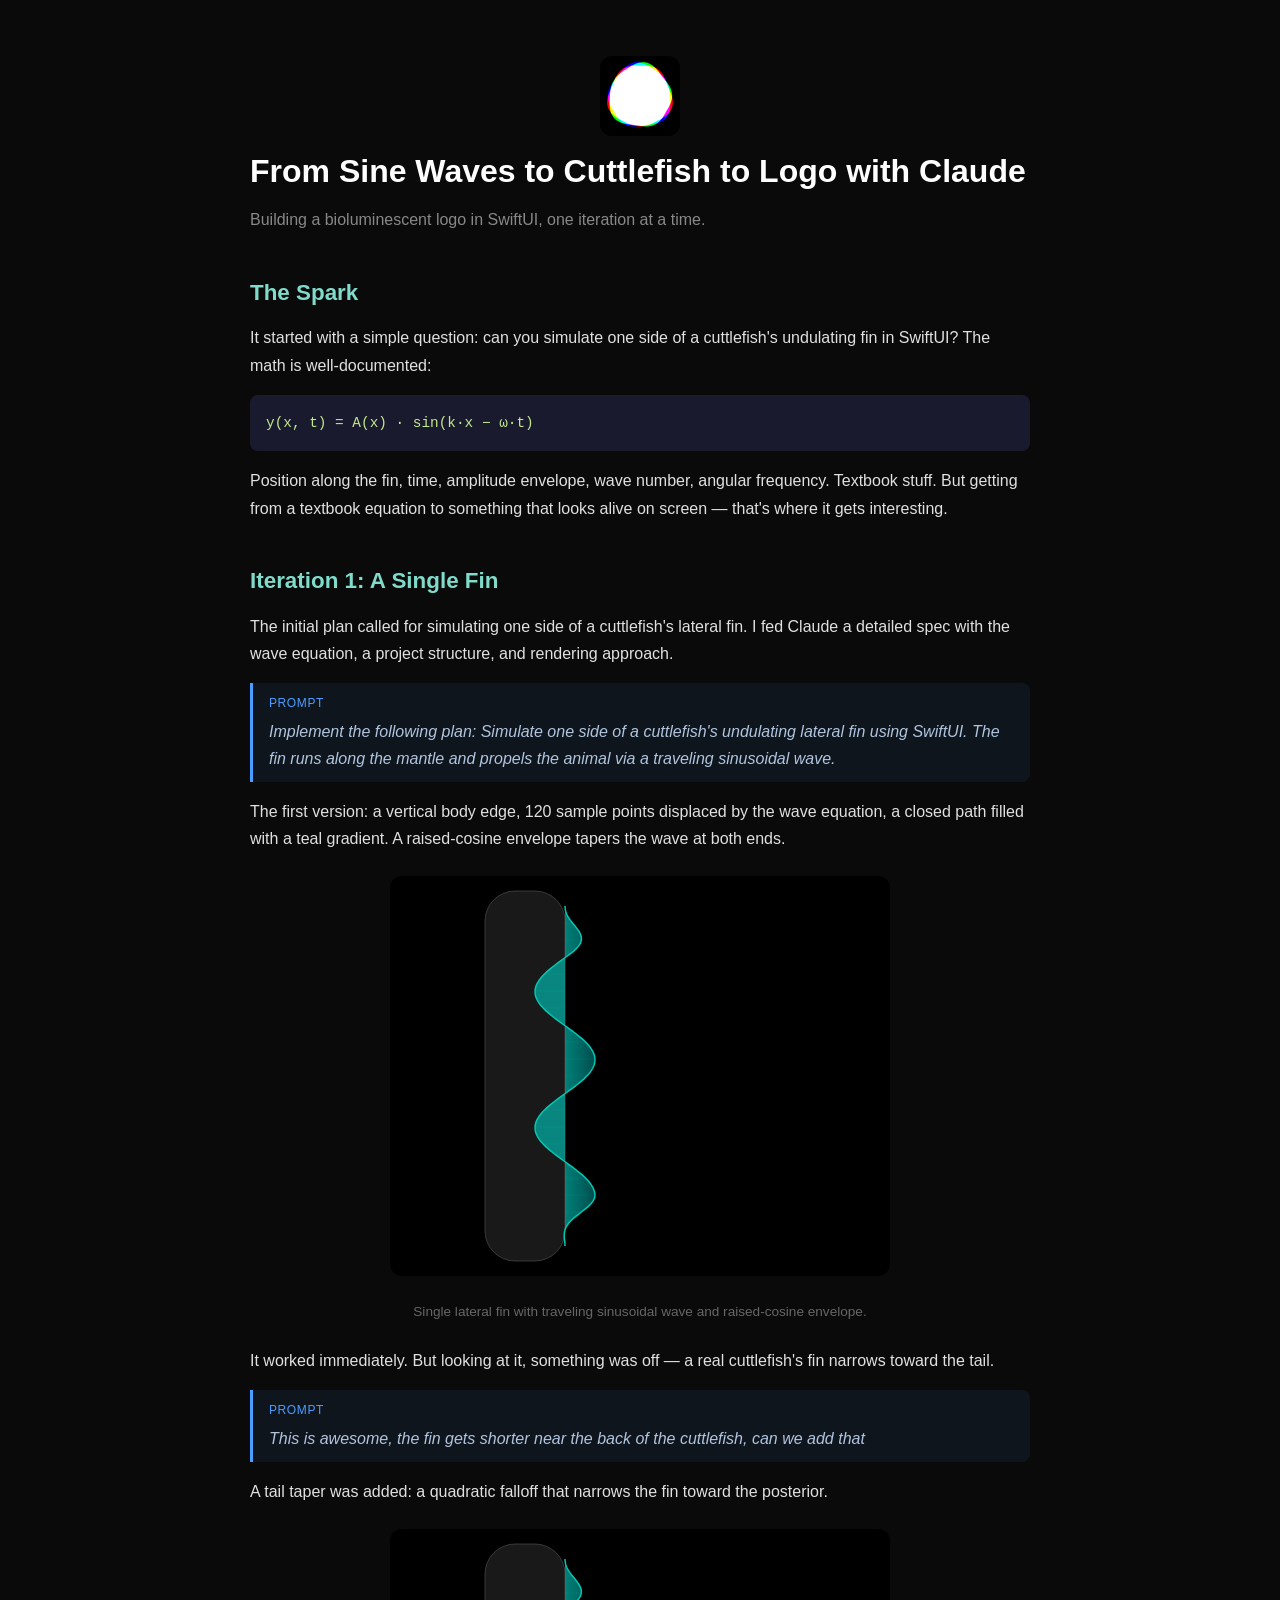
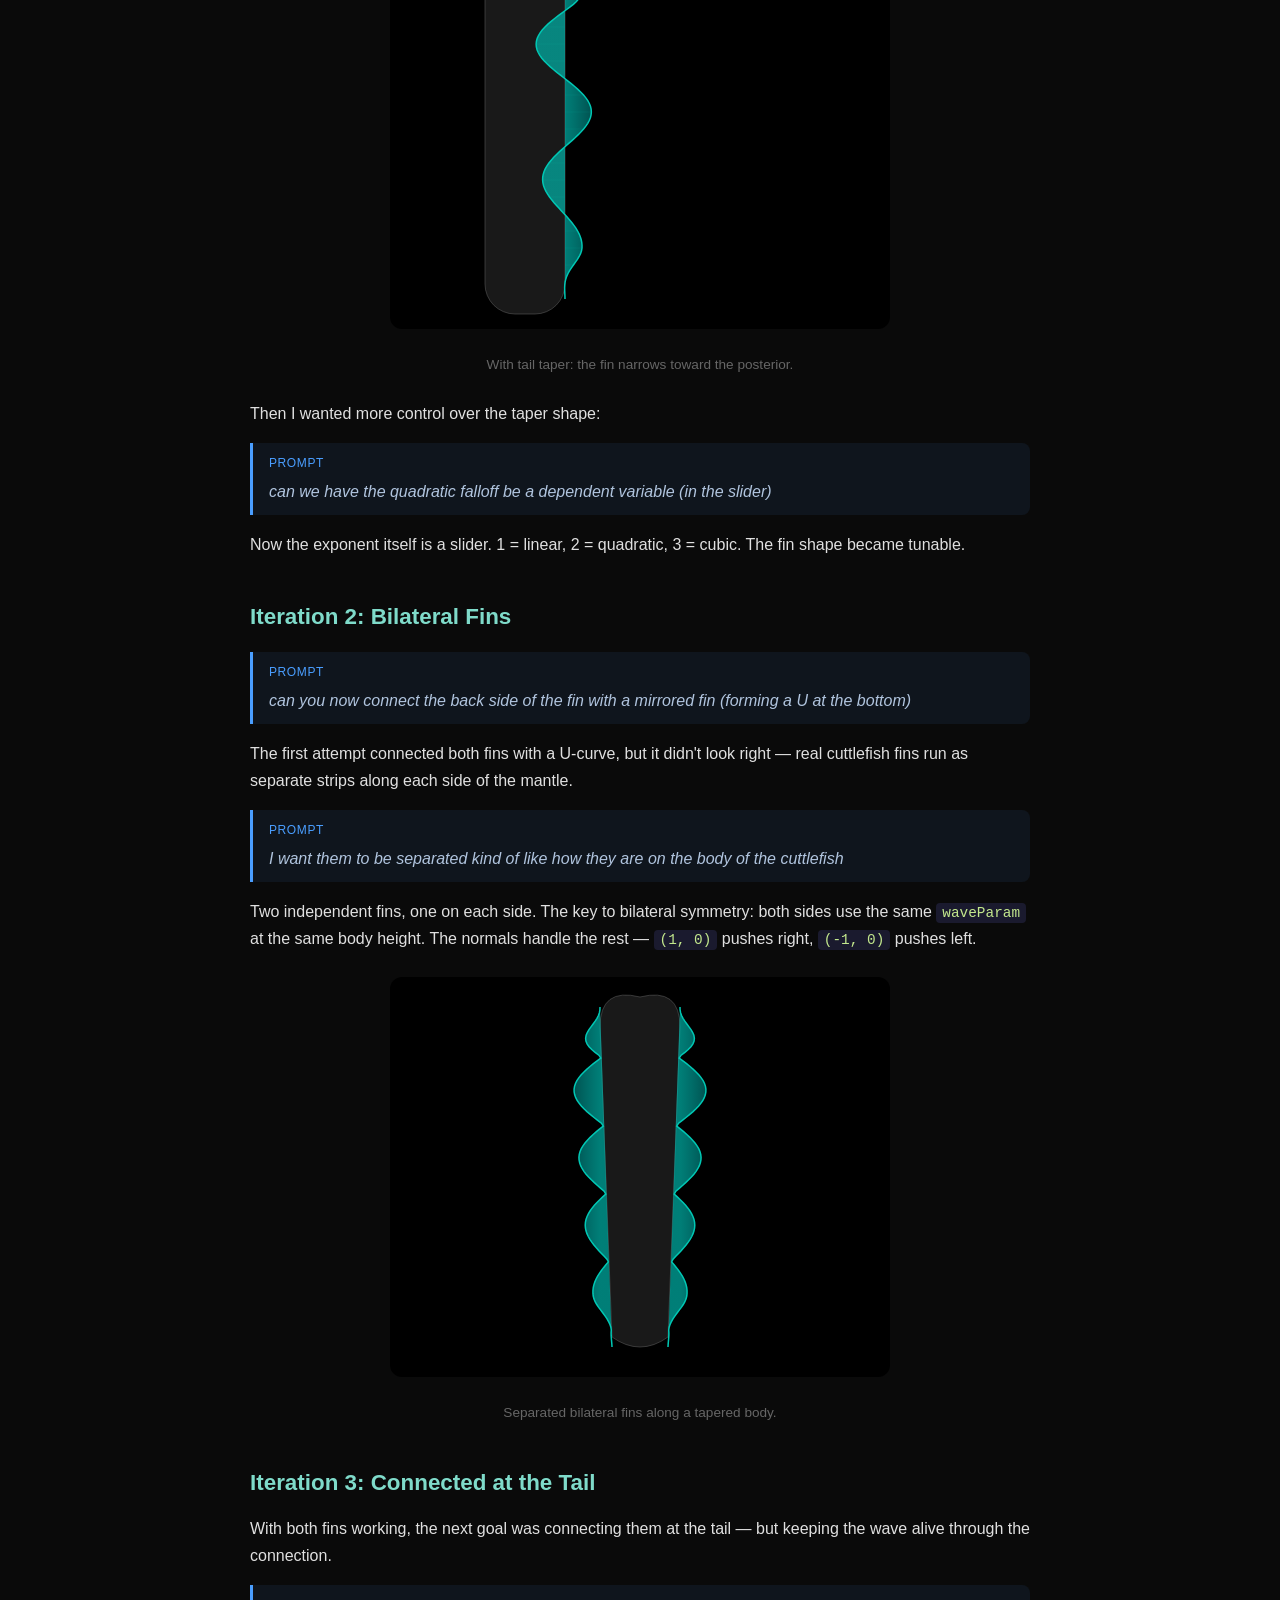
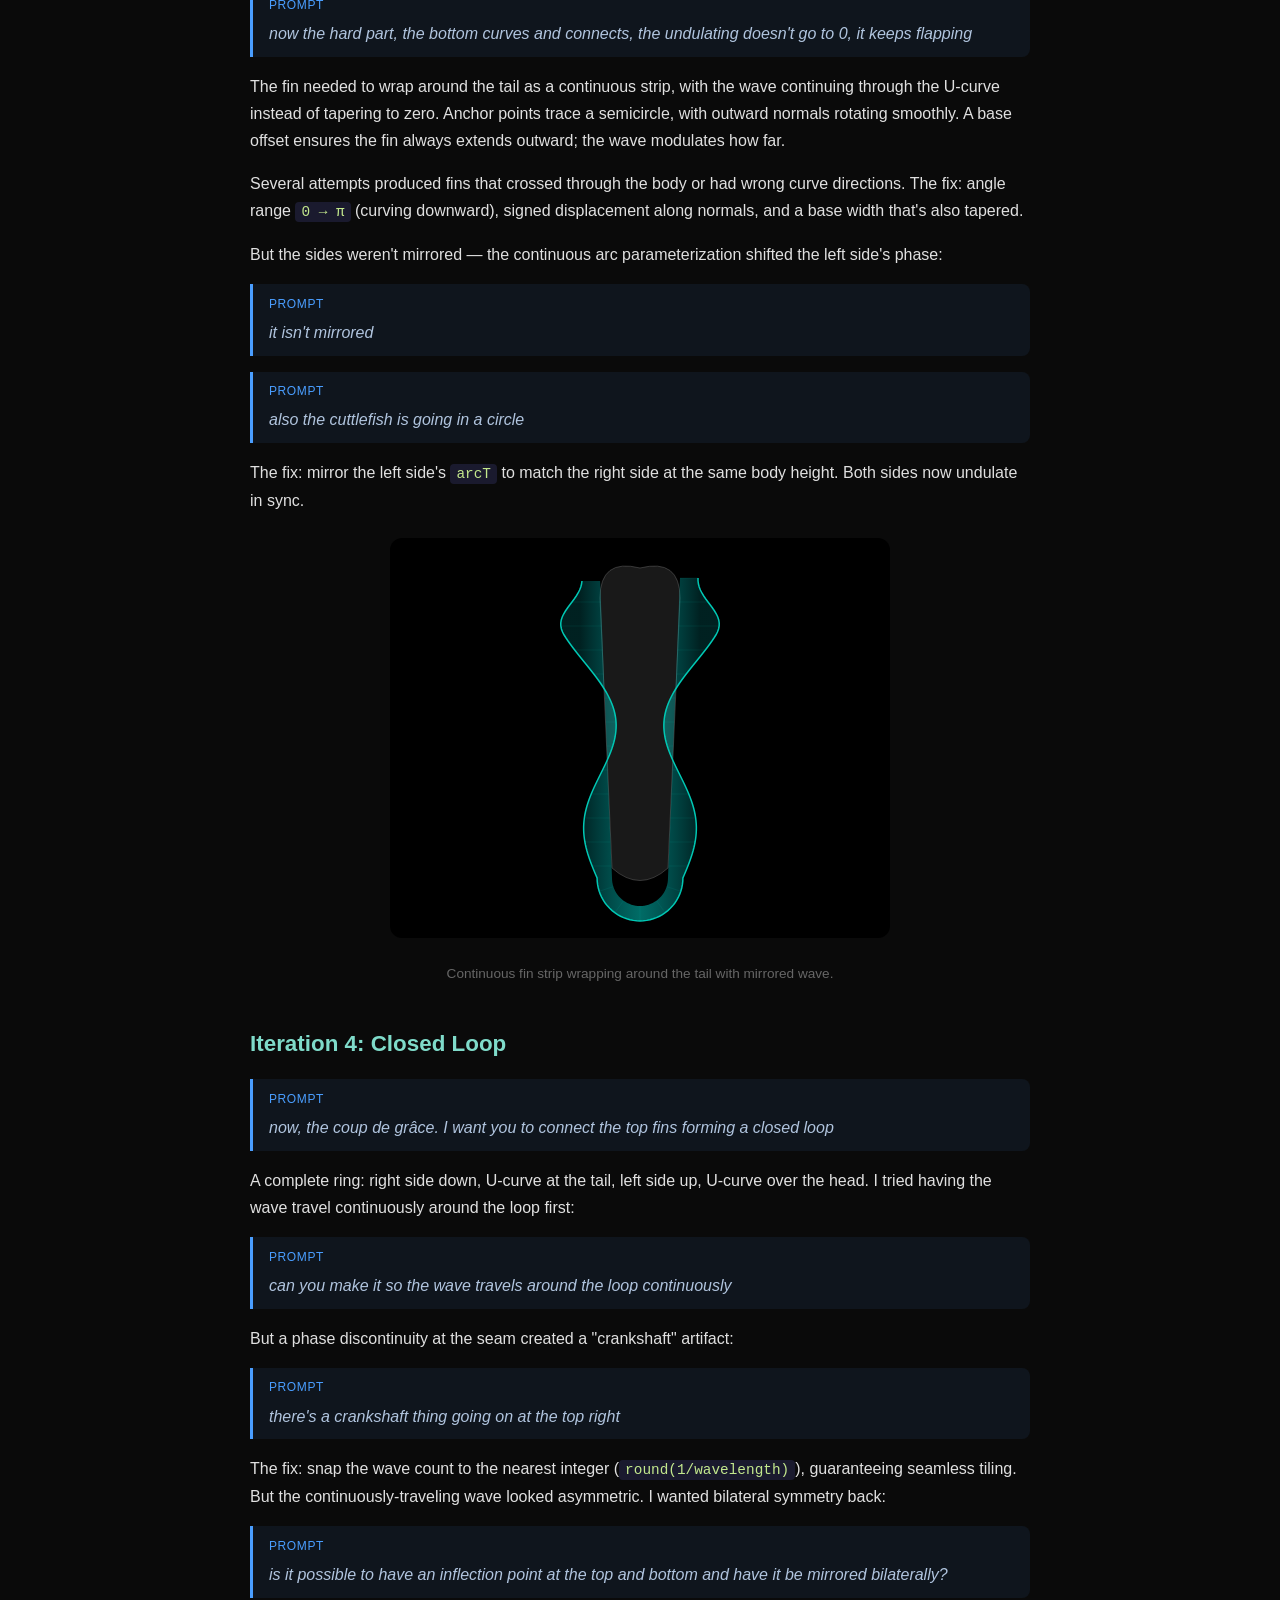
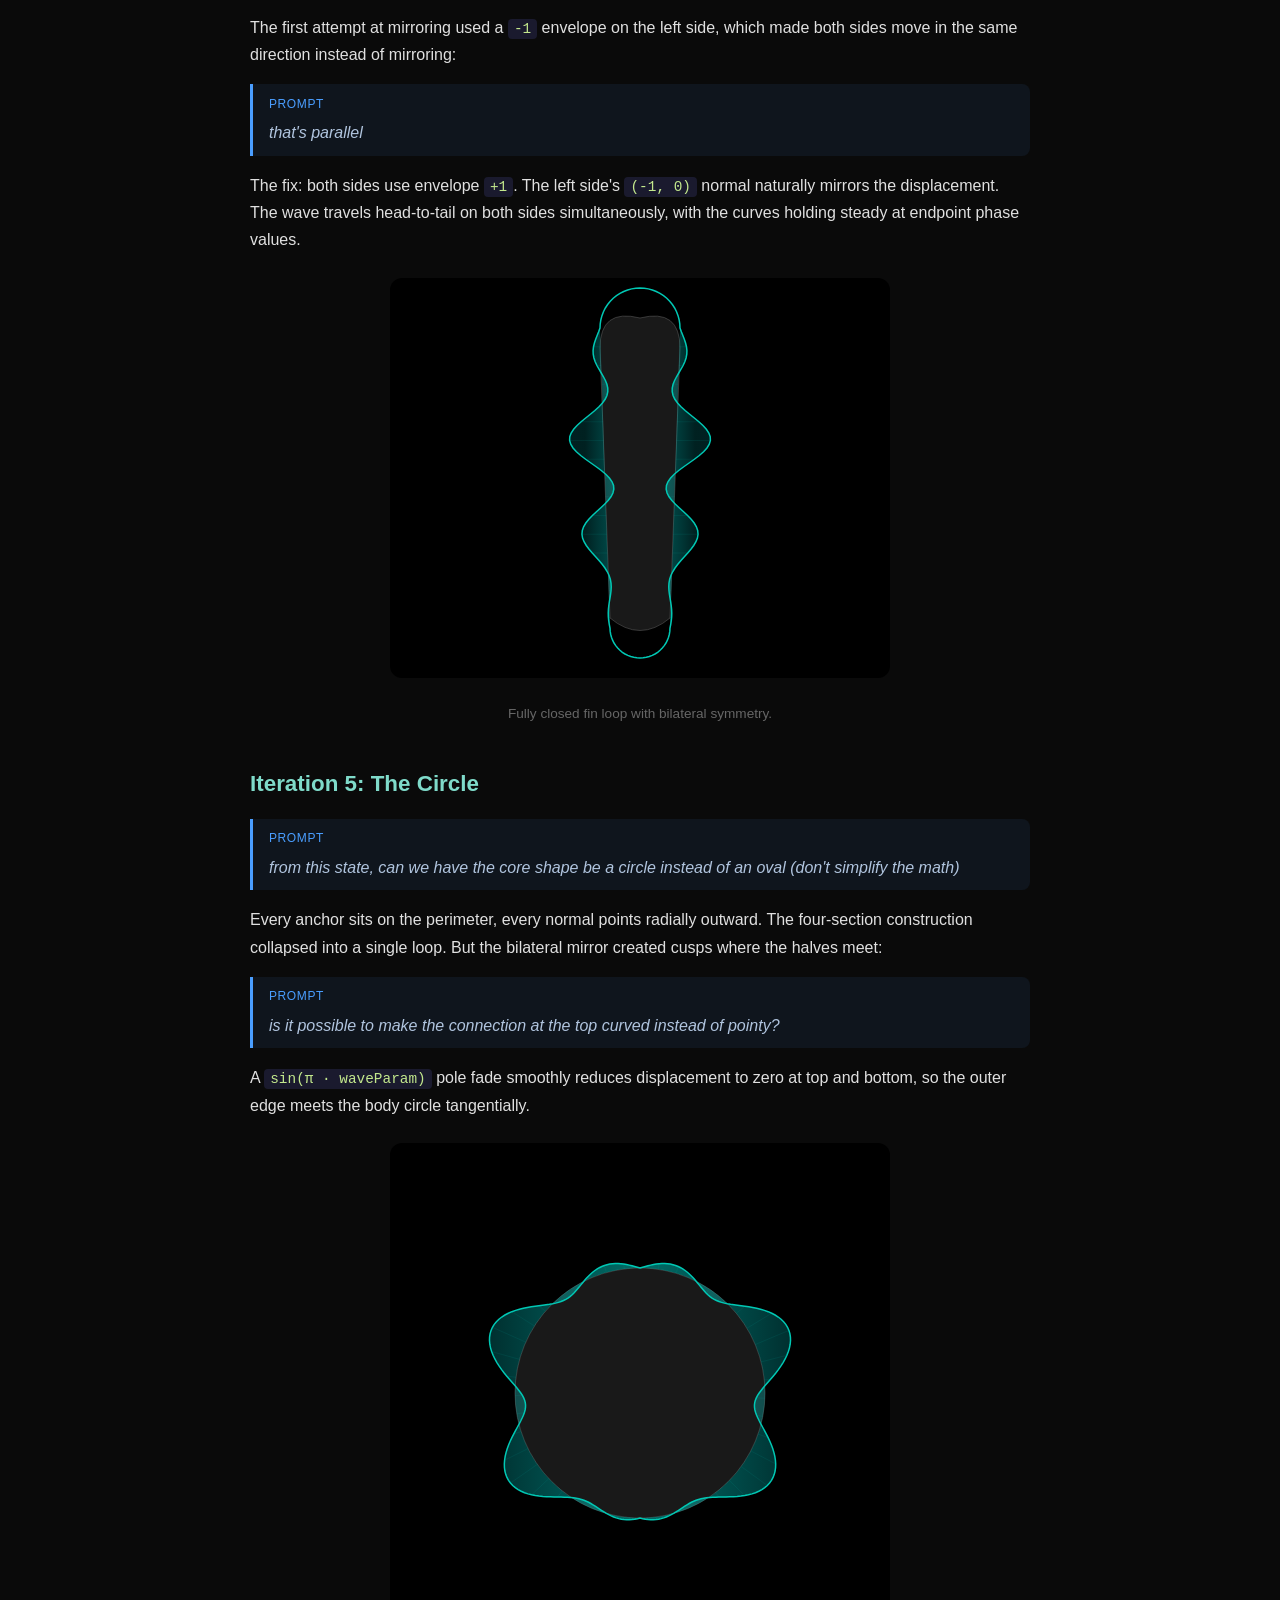
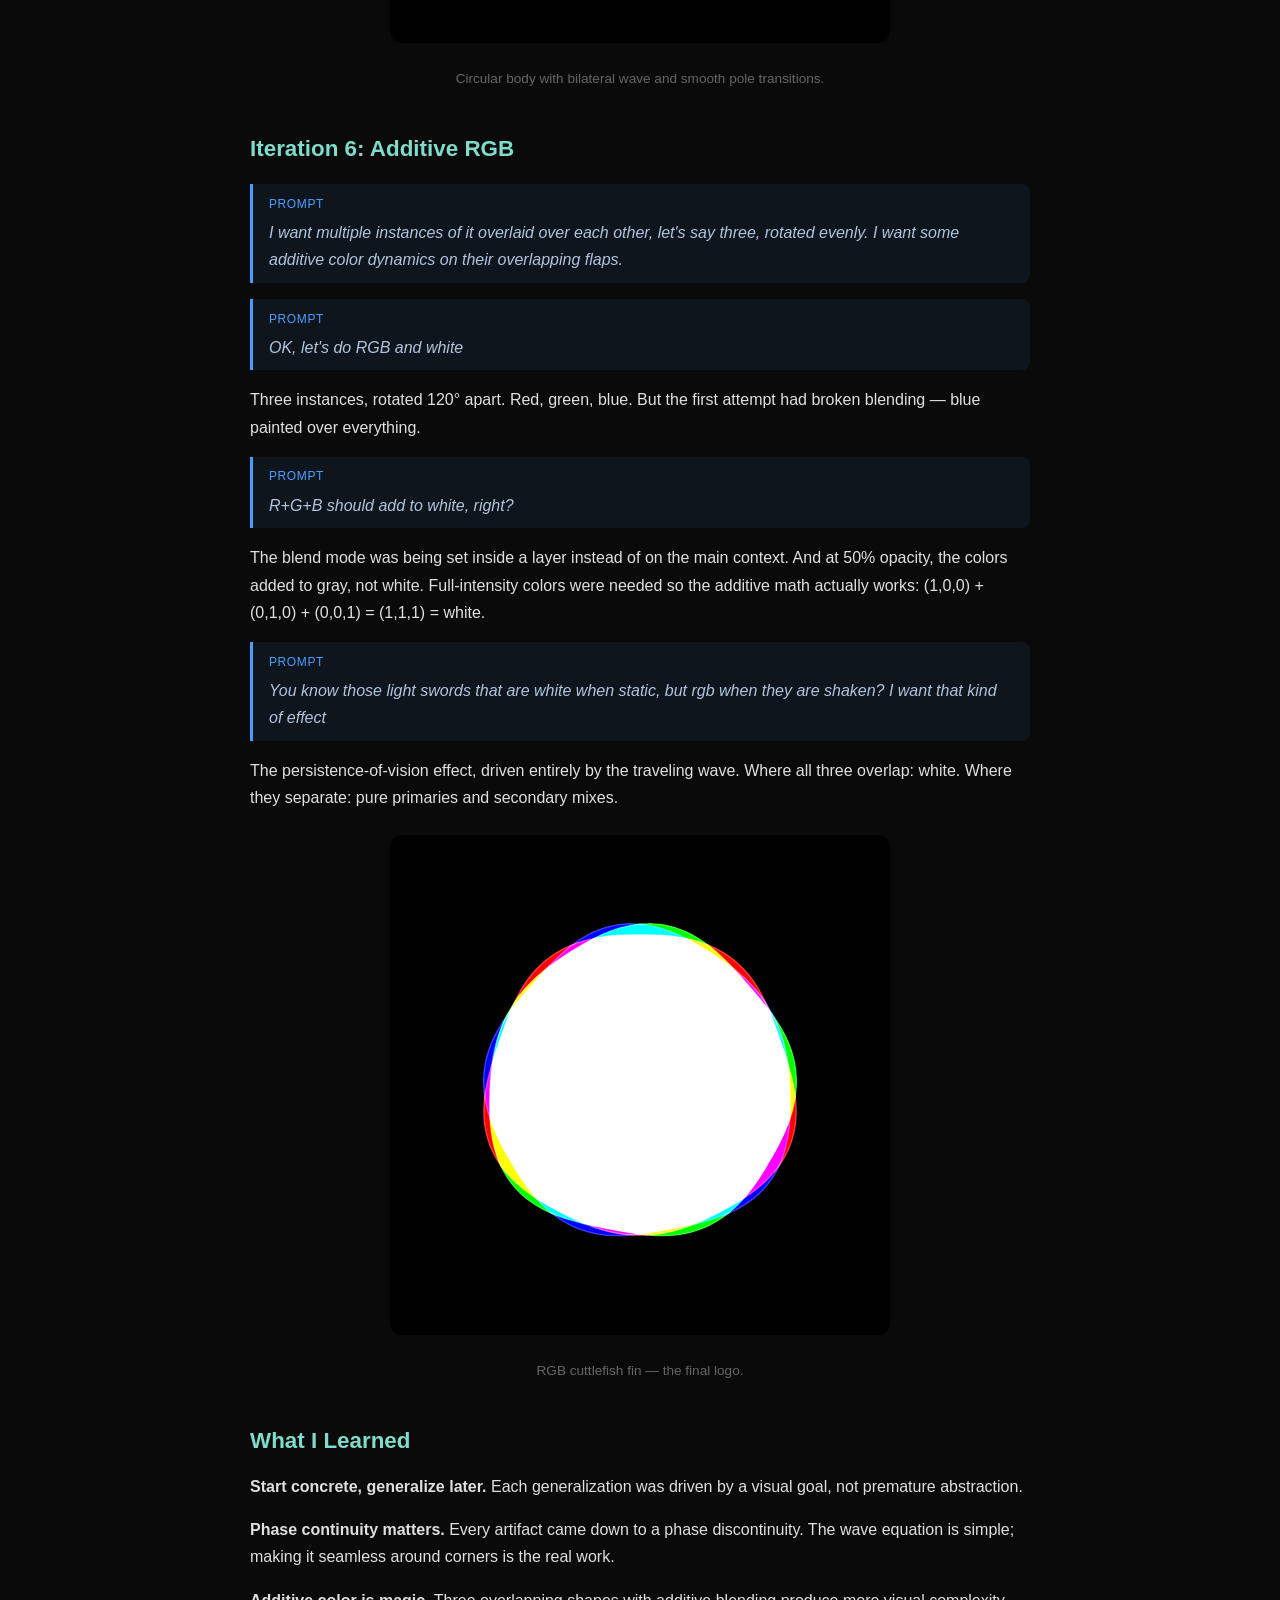
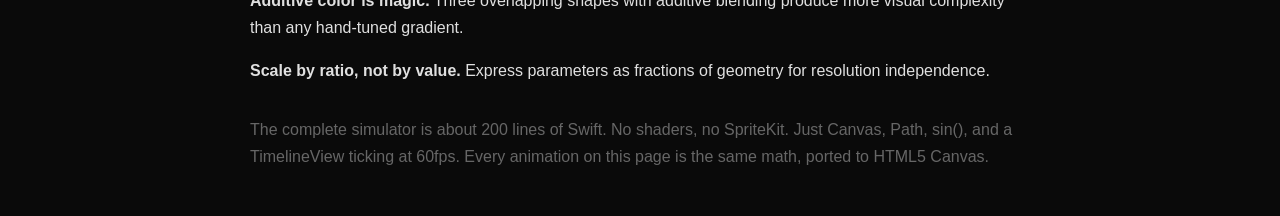
<file: docs/index.html>
<!DOCTYPE html>
<html lang="en">
<head>
<meta charset="UTF-8">
<meta name="viewport" content="width=device-width, initial-scale=1.0">
<title>From Sine Waves to Cuttlefish to Logo with Claude: Building a Bioluminescent Logo in SwiftUI</title>
<style>
  * { margin: 0; padding: 0; box-sizing: border-box; }
  body {
    background: #0a0a0a; color: #e0e0e0;
    font-family: -apple-system, BlinkMacSystemFont, 'Segoe UI', Roboto, sans-serif;
    line-height: 1.7; padding: 2rem 1rem;
  }
  .container { max-width: 780px; margin: 0 auto; }
  h1 { font-size: 2rem; color: #fff; margin-bottom: 0.5rem; }
  h2 { font-size: 1.4rem; color: #7fdbca; margin-top: 2.5rem; margin-bottom: 0.8rem; }
  p { margin-bottom: 1rem; }
  code {
    background: #1a1a2e; padding: 2px 6px; border-radius: 4px;
    font-family: 'SF Mono', 'Fira Code', monospace; font-size: 0.9em; color: #c3e88d;
  }
  pre {
    background: #1a1a2e; padding: 1rem; border-radius: 8px;
    overflow-x: auto; margin-bottom: 1rem;
  }
  pre code { background: none; padding: 0; }
  .canvas-wrap {
    display: flex; justify-content: center; margin: 1.5rem 0;
  }
  canvas {
    border-radius: 12px; background: #000;
  }
  .subtitle { color: #888; font-size: 1rem; margin-bottom: 2rem; }
  .caption { text-align: center; color: #666; font-size: 0.85rem; margin-top: 0.3rem; margin-bottom: 1.5rem; }
  blockquote {
    border-left: 3px solid #4a9eff;
    background: rgba(74, 158, 255, 0.08);
    padding: 0.6rem 1rem;
    margin: 1rem 0;
    border-radius: 0 8px 8px 0;
    font-style: italic;
    color: #b0c4de;
  }
  blockquote .label {
    font-style: normal;
    font-size: 0.75rem;
    text-transform: uppercase;
    letter-spacing: 0.05em;
    color: #4a9eff;
    display: block;
    margin-bottom: 0.3rem;
  }
</style>
</head>
<body>
<div class="container">

<div class="canvas-wrap" style="margin-bottom:0.5rem"><canvas id="c0" width="80" height="80"></canvas></div>
<h1>From Sine Waves to Cuttlefish to Logo with Claude</h1>
<p class="subtitle">Building a bioluminescent logo in SwiftUI, one iteration at a time.</p>

<h2>The Spark</h2>
<p>It started with a simple question: can you simulate one side of a cuttlefish's undulating fin in SwiftUI? The math is well-documented:</p>
<pre><code>y(x, t) = A(x) &middot; sin(k&middot;x &minus; &omega;&middot;t)</code></pre>
<p>Position along the fin, time, amplitude envelope, wave number, angular frequency. Textbook stuff. But getting from a textbook equation to something that looks alive on screen &mdash; that's where it gets interesting.</p>

<h2>Iteration 1: A Single Fin</h2>
<p>The initial plan called for simulating one side of a cuttlefish's lateral fin. I fed Claude a detailed spec with the wave equation, a project structure, and rendering approach.</p>
<blockquote><span class="label">Prompt</span>Implement the following plan: Simulate one side of a cuttlefish's undulating lateral fin using SwiftUI. The fin runs along the mantle and propels the animal via a traveling sinusoidal wave.</blockquote>
<p>The first version: a vertical body edge, 120 sample points displaced by the wave equation, a closed path filled with a teal gradient. A raised-cosine envelope tapers the wave at both ends.</p>
<div class="canvas-wrap"><canvas id="c1a" width="500" height="400"></canvas></div>
<p class="caption">Single lateral fin with traveling sinusoidal wave and raised-cosine envelope.</p>
<p>It worked immediately. But looking at it, something was off &mdash; a real cuttlefish's fin narrows toward the tail.</p>
<blockquote><span class="label">Prompt</span>This is awesome, the fin gets shorter near the back of the cuttlefish, can we add that</blockquote>
<p>A tail taper was added: a quadratic falloff that narrows the fin toward the posterior.</p>
<div class="canvas-wrap"><canvas id="c1b" width="500" height="400"></canvas></div>
<p class="caption">With tail taper: the fin narrows toward the posterior.</p>
<p>Then I wanted more control over the taper shape:</p>
<blockquote><span class="label">Prompt</span>can we have the quadratic falloff be a dependent variable (in the slider)</blockquote>
<p>Now the exponent itself is a slider. 1 = linear, 2 = quadratic, 3 = cubic. The fin shape became tunable.</p>

<h2>Iteration 2: Bilateral Fins</h2>
<blockquote><span class="label">Prompt</span>can you now connect the back side of the fin with a mirrored fin (forming a U at the bottom)</blockquote>
<p>The first attempt connected both fins with a U-curve, but it didn't look right &mdash; real cuttlefish fins run as separate strips along each side of the mantle.</p>
<blockquote><span class="label">Prompt</span>I want them to be separated kind of like how they are on the body of the cuttlefish</blockquote>
<p>Two independent fins, one on each side. The key to bilateral symmetry: both sides use the same <code>waveParam</code> at the same body height. The normals handle the rest &mdash; <code>(1, 0)</code> pushes right, <code>(-1, 0)</code> pushes left.</p>
<div class="canvas-wrap"><canvas id="c2" width="500" height="400"></canvas></div>
<p class="caption">Separated bilateral fins along a tapered body.</p>

<h2>Iteration 3: Connected at the Tail</h2>
<p>With both fins working, the next goal was connecting them at the tail &mdash; but keeping the wave alive through the connection.</p>
<blockquote><span class="label">Prompt</span>now the hard part, the bottom curves and connects, the undulating doesn't go to 0, it keeps flapping</blockquote>
<p>The fin needed to wrap around the tail as a continuous strip, with the wave continuing through the U-curve instead of tapering to zero. Anchor points trace a semicircle, with outward normals rotating smoothly. A base offset ensures the fin always extends outward; the wave modulates how far.</p>
<p>Several attempts produced fins that crossed through the body or had wrong curve directions. The fix: angle range <code>0 &rarr; &pi;</code> (curving downward), signed displacement along normals, and a base width that's also tapered.</p>
<p>But the sides weren't mirrored &mdash; the continuous arc parameterization shifted the left side's phase:</p>
<blockquote><span class="label">Prompt</span>it isn't mirrored</blockquote>
<blockquote><span class="label">Prompt</span>also the cuttlefish is going in a circle</blockquote>
<p>The fix: mirror the left side's <code>arcT</code> to match the right side at the same body height. Both sides now undulate in sync.</p>
<div class="canvas-wrap"><canvas id="c3" width="500" height="400"></canvas></div>
<p class="caption">Continuous fin strip wrapping around the tail with mirrored wave.</p>

<h2>Iteration 4: Closed Loop</h2>
<blockquote><span class="label">Prompt</span>now, the coup de gr&acirc;ce. I want you to connect the top fins forming a closed loop</blockquote>
<p>A complete ring: right side down, U-curve at the tail, left side up, U-curve over the head. I tried having the wave travel continuously around the loop first:</p>
<blockquote><span class="label">Prompt</span>can you make it so the wave travels around the loop continuously</blockquote>
<p>But a phase discontinuity at the seam created a "crankshaft" artifact:</p>
<blockquote><span class="label">Prompt</span>there's a crankshaft thing going on at the top right</blockquote>
<p>The fix: snap the wave count to the nearest integer (<code>round(1/wavelength)</code>), guaranteeing seamless tiling. But the continuously-traveling wave looked asymmetric. I wanted bilateral symmetry back:</p>
<blockquote><span class="label">Prompt</span>is it possible to have an inflection point at the top and bottom and have it be mirrored bilaterally?</blockquote>
<p>The first attempt at mirroring used a <code>-1</code> envelope on the left side, which made both sides move in the same direction instead of mirroring:</p>
<blockquote><span class="label">Prompt</span>that's parallel</blockquote>
<p>The fix: both sides use envelope <code>+1</code>. The left side's <code>(-1, 0)</code> normal naturally mirrors the displacement. The wave travels head-to-tail on both sides simultaneously, with the curves holding steady at endpoint phase values.</p>
<div class="canvas-wrap"><canvas id="c4" width="500" height="400"></canvas></div>
<p class="caption">Fully closed fin loop with bilateral symmetry.</p>

<h2>Iteration 5: The Circle</h2>
<blockquote><span class="label">Prompt</span>from this state, can we have the core shape be a circle instead of an oval (don't simplify the math)</blockquote>
<p>Every anchor sits on the perimeter, every normal points radially outward. The four-section construction collapsed into a single loop. But the bilateral mirror created cusps where the halves meet:</p>
<blockquote><span class="label">Prompt</span>is it possible to make the connection at the top curved instead of pointy?</blockquote>
<p>A <code>sin(&pi; &middot; waveParam)</code> pole fade smoothly reduces displacement to zero at top and bottom, so the outer edge meets the body circle tangentially.</p>
<div class="canvas-wrap"><canvas id="c5" width="500" height="500"></canvas></div>
<p class="caption">Circular body with bilateral wave and smooth pole transitions.</p>

<h2>Iteration 6: Additive RGB</h2>
<blockquote><span class="label">Prompt</span>I want multiple instances of it overlaid over each other, let's say three, rotated evenly. I want some additive color dynamics on their overlapping flaps.</blockquote>
<blockquote><span class="label">Prompt</span>OK, let's do RGB and white</blockquote>
<p>Three instances, rotated 120&deg; apart. Red, green, blue. But the first attempt had broken blending &mdash; blue painted over everything.</p>
<blockquote><span class="label">Prompt</span>R+G+B should add to white, right?</blockquote>
<p>The blend mode was being set inside a layer instead of on the main context. And at 50% opacity, the colors added to gray, not white. Full-intensity colors were needed so the additive math actually works: (1,0,0) + (0,1,0) + (0,0,1) = (1,1,1) = white.</p>
<blockquote><span class="label">Prompt</span>You know those light swords that are white when static, but rgb when they are shaken? I want that kind of effect</blockquote>
<p>The persistence-of-vision effect, driven entirely by the traveling wave. Where all three overlap: white. Where they separate: pure primaries and secondary mixes.</p>
<div class="canvas-wrap"><canvas id="c6" width="500" height="500"></canvas></div>
<p class="caption">RGB cuttlefish fin &mdash; the final logo.</p>

<h2>What I Learned</h2>
<p><strong>Start concrete, generalize later.</strong> Each generalization was driven by a visual goal, not premature abstraction.</p>
<p><strong>Phase continuity matters.</strong> Every artifact came down to a phase discontinuity. The wave equation is simple; making it seamless around corners is the real work.</p>
<p><strong>Additive color is magic.</strong> Three overlapping shapes with additive blending produce more visual complexity than any hand-tuned gradient.</p>
<p><strong>Scale by ratio, not by value.</strong> Express parameters as fractions of geometry for resolution independence.</p>
<p style="margin-top:2rem; color:#666;">The complete simulator is about 200 lines of Swift. No shaders, no SpriteKit. Just Canvas, Path, sin(), and a TimelineView ticking at 60fps. Every animation on this page is the same math, ported to HTML5 Canvas.</p>

</div>

<script>
// ============================================================
// Shared wave math
// ============================================================
function envelope(x, taper) {
  taper = taper || 0.15;
  if (x < taper) return 0.5 * (1 - Math.cos(Math.PI * x / taper));
  if (x > 1 - taper) return 0.5 * (1 - Math.cos(Math.PI * (1 - x) / taper));
  return 1;
}

function widthTaper(x, tailTaper, taperCurve) {
  return 1.0 - tailTaper * Math.pow(x, taperCurve);
}

function rawWave(wp, time, wavelength, frequency, waveSpeed) {
  var numWaves = Math.max(1, Math.round(1.0 / wavelength));
  var k = 2 * Math.PI * numWaves;
  var omega = 2 * Math.PI * frequency * waveSpeed;
  return Math.sin(k * wp - omega * time);
}

// ============================================================
// Hero: Small RGB logo at top
// ============================================================
(function() {
  var c = document.getElementById('c0');
  var ctx = c.getContext('2d');
  var startTime = performance.now() / 1000;
  var freq = 1.1, wl = 0.46, speed = -0.7, tCurve = 3.8, totalSegs = 200;
  var instances = [
    {rot: 0,            color: 'rgb(255,0,0)'},
    {rot: 2*Math.PI/3,  color: 'rgb(0,255,0)'},
    {rot: 4*Math.PI/3,  color: 'rgb(0,0,255)'},
  ];
  function draw() {
    var time = performance.now() / 1000 - startTime;
    ctx.clearRect(0, 0, c.width, c.height);
    var cx0 = c.width / 2, cy0 = c.height / 2;
    var bodyR = Math.min(c.width, c.height) * 0.38;
    var amp = bodyR * 0.08;
    var numWaves = Math.max(1, Math.round(1 / wl));
    var k = 2 * Math.PI * numWaves;
    var omega = 2 * Math.PI * freq * speed;
    var baseW = amp * 0.6;
    ctx.globalCompositeOperation = 'lighter';
    for (var inst = 0; inst < instances.length; inst++) {
      var rot = instances[inst].rot, outer = [];
      for (var i = 0; i < totalSegs; i++) {
        var t = i / totalSegs;
        var angle = rot - Math.PI / 2 + 2 * Math.PI * t;
        var ax = cx0 + bodyR * Math.cos(angle), ay = cy0 + bodyR * Math.sin(angle);
        var nx = Math.cos(angle), ny = Math.sin(angle);
        var wp = t <= 0.5 ? t * 2 : (1 - t) * 2;
        var pf = Math.sin(Math.PI * wp);
        var wave = Math.sin(k * wp - omega * time);
        var d = amp * wave * pf;
        var offset = baseW * pf + d;
        outer.push({x: ax + offset * nx, y: ay + offset * ny});
      }
      ctx.beginPath(); ctx.moveTo(outer[0].x, outer[0].y);
      for (var j = 1; j < outer.length; j++) ctx.lineTo(outer[j].x, outer[j].y);
      ctx.closePath(); ctx.fillStyle = instances[inst].color; ctx.fill();
    }
    ctx.globalCompositeOperation = 'source-over';
    requestAnimationFrame(draw);
  }
  draw();
})();

// ============================================================
// Stage 1a: Single fin (no taper — initial version)
// ============================================================
(function() {
  var c = document.getElementById('c1a');
  var ctx = c.getContext('2d');
  var startTime = performance.now() / 1000;
  var amp = 30, freq = 1.5, wl = 0.4, speed = 1.0, segments = 120;

  function displacement(nx, time) {
    var k = 2 * Math.PI / wl;
    var omega = 2 * Math.PI * freq * speed;
    var env = envelope(nx, 0.15);
    return amp * env * Math.sin(k * nx - omega * time);
  }

  function drawFin(canvasEl, ctxEl, dispFn) {
    var time = performance.now() / 1000 - startTime;
    ctxEl.clearRect(0, 0, canvasEl.width, canvasEl.height);
    var bodyX = canvasEl.width * 0.35;
    var finTop = 30, finBottom = canvasEl.height - 30;
    var finH = finBottom - finTop;

    ctxEl.fillStyle = 'rgba(100,100,100,0.25)';
    ctxEl.strokeStyle = 'rgba(100,100,100,0.5)';
    ctxEl.lineWidth = 1;
    ctxEl.beginPath();
    ctxEl.roundRect(bodyX - 80, finTop - 15, 80, finH + 30, 30);
    ctxEl.fill(); ctxEl.stroke();

    var outer = [];
    for (var i = 0; i <= segments; i++) {
      var t = i / segments;
      outer.push({x: bodyX + dispFn(t, time), y: finTop + t * finH});
    }

    ctxEl.beginPath();
    ctxEl.moveTo(bodyX, finTop); ctxEl.lineTo(bodyX, finBottom);
    for (var i = outer.length - 1; i >= 0; i--) ctxEl.lineTo(outer[i].x, outer[i].y);
    ctxEl.closePath();
    var grad = ctxEl.createLinearGradient(bodyX, 0, bodyX + amp + 20, 0);
    grad.addColorStop(0, 'rgba(0,180,170,0.7)');
    grad.addColorStop(1, 'rgba(0,220,220,0.15)');
    ctxEl.fillStyle = grad; ctxEl.fill();

    ctxEl.strokeStyle = 'rgba(0,180,170,0.2)'; ctxEl.lineWidth = 0.5;
    for (var i = 0; i <= 20; i++) {
      var t = i / 20, y = finTop + t * finH, dx = dispFn(t, time);
      ctxEl.beginPath(); ctxEl.moveTo(bodyX, y); ctxEl.lineTo(bodyX + dx, y); ctxEl.stroke();
    }

    ctxEl.strokeStyle = 'rgba(0,200,180,1)'; ctxEl.lineWidth = 1.5;
    ctxEl.beginPath(); ctxEl.moveTo(outer[0].x, outer[0].y);
    for (var i = 1; i < outer.length; i++) ctxEl.lineTo(outer[i].x, outer[i].y);
    ctxEl.stroke();
  }

  function draw() { drawFin(c, ctx, displacement); requestAnimationFrame(draw); }
  draw();

  // Stage 1b: With tail taper
  var c2 = document.getElementById('c1b');
  var ctx2 = c2.getContext('2d');
  function dispTapered(nx, time) {
    var k = 2 * Math.PI / wl;
    var omega = 2 * Math.PI * freq * speed;
    var env = envelope(nx, 0.15);
    var taper = widthTaper(nx, 0.6, 2.0);
    return amp * env * taper * Math.sin(k * nx - omega * time);
  }
  function draw2() { drawFin(c2, ctx2, dispTapered); requestAnimationFrame(draw2); }
  draw2();
})();

// ============================================================
// Stage 2: Bilateral fins
// ============================================================
(function() {
  var c = document.getElementById('c2');
  var ctx = c.getContext('2d');
  var startTime = performance.now() / 1000;
  var amp = 30, freq = 1.5, wl = 0.4, speed = 1.0, segments = 120;
  var bodyWidth = 80, tailTaper = 0.6, taperCurve = 2.0;

  function disp(nx, time) {
    var k = 2 * Math.PI / wl;
    var omega = 2 * Math.PI * freq * speed;
    var env = envelope(nx, 0.15);
    var tp = widthTaper(nx, tailTaper, taperCurve);
    return amp * env * tp * Math.sin(k * nx - omega * time);
  }

  function draw() {
    var time = performance.now() / 1000 - startTime;
    ctx.clearRect(0, 0, c.width, c.height);
    var bodyX = c.width * 0.5;
    var finTop = 30, finBottom = c.height - 30;
    var finH = finBottom - finTop;
    var tw = bodyWidth * (1 - tailTaper * 0.5);

    // Body
    ctx.fillStyle = 'rgba(100,100,100,0.25)';
    ctx.strokeStyle = 'rgba(100,100,100,0.5)';
    ctx.lineWidth = 1;
    ctx.beginPath();
    ctx.moveTo(bodyX, finTop - 10);
    ctx.quadraticCurveTo(bodyX + bodyWidth/2, finTop - 20, bodyX + bodyWidth/2, finTop + 20);
    ctx.lineTo(bodyX + tw/2, finBottom - 10);
    ctx.quadraticCurveTo(bodyX, finBottom + 10, bodyX - tw/2, finBottom - 10);
    ctx.lineTo(bodyX - bodyWidth/2, finTop + 20);
    ctx.quadraticCurveTo(bodyX - bodyWidth/2, finTop - 20, bodyX, finTop - 10);
    ctx.closePath(); ctx.fill(); ctx.stroke();

    function bodyEdge(t, right) {
      var headW = bodyWidth / 2, tailW = tw / 2;
      var w = headW + (tailW - headW) * t;
      return right ? bodyX + w : bodyX - w;
    }

    // Right fin
    var rOuter = [], lOuter = [];
    for (var i = 0; i <= segments; i++) {
      var t = i / segments;
      var y = finTop + t * finH;
      var dx = disp(t, time);
      var rAx = bodyEdge(t, true), lAx = bodyEdge(t, false);
      rOuter.push({x: rAx + Math.abs(dx), y: y});
      lOuter.push({x: lAx - Math.abs(dx), y: y});
    }

    // Draw fins
    [['right', rOuter, true], ['left', lOuter, false]].forEach(function(side) {
      var outer = side[1], isRight = side[2];
      ctx.beginPath();
      for (var i = 0; i <= segments; i++) {
        var t = i / segments, y = finTop + t * finH, ax = bodyEdge(t, isRight);
        if (i === 0) ctx.moveTo(ax, y); else ctx.lineTo(ax, y);
      }
      for (var i = outer.length - 1; i >= 0; i--) ctx.lineTo(outer[i].x, outer[i].y);
      ctx.closePath();
      var g = isRight ?
        ctx.createLinearGradient(bodyX + bodyWidth/2, 0, bodyX + bodyWidth/2 + amp + 20, 0) :
        ctx.createLinearGradient(bodyX - bodyWidth/2 - amp - 20, 0, bodyX - bodyWidth/2, 0);
      g.addColorStop(0, isRight ? 'rgba(0,180,170,0.7)' : 'rgba(0,220,220,0.15)');
      g.addColorStop(1, isRight ? 'rgba(0,220,220,0.15)' : 'rgba(0,180,170,0.7)');
      ctx.fillStyle = g; ctx.fill();

      ctx.strokeStyle = 'rgba(0,200,180,1)'; ctx.lineWidth = 1.5;
      ctx.beginPath();
      ctx.moveTo(outer[0].x, outer[0].y);
      for (var i = 1; i < outer.length; i++) ctx.lineTo(outer[i].x, outer[i].y);
      ctx.stroke();
    });

    requestAnimationFrame(draw);
  }
  draw();
})();

// ============================================================
// Stage 3: Connected at tail (U-curve)
// ============================================================
(function() {
  var c = document.getElementById('c3');
  var ctx = c.getContext('2d');
  var startTime = performance.now() / 1000;
  var amp = 30, freq = 1.5, wl = 0.4, speed = 1.0;
  var bodyWidth = 80, tailTaperAmt = 0.6, tCurve = 2.0;
  var segments = 100, curveSegs = 40;

  function draw() {
    var time = performance.now() / 1000 - startTime;
    ctx.clearRect(0, 0, c.width, c.height);
    var bodyX = c.width * 0.5;
    var finTop = 40, finBottom = c.height - 60;
    var finH = finBottom - finTop;
    var tw = bodyWidth * (1 - tailTaperAmt * 0.5);

    // Body
    ctx.fillStyle = 'rgba(100,100,100,0.25)';
    ctx.strokeStyle = 'rgba(100,100,100,0.5)';
    ctx.lineWidth = 1;
    ctx.beginPath();
    ctx.moveTo(bodyX, finTop - 10);
    ctx.quadraticCurveTo(bodyX + bodyWidth/2, finTop - 20, bodyX + bodyWidth/2, finTop + 20);
    ctx.lineTo(bodyX + tw/2, finBottom - 10);
    ctx.quadraticCurveTo(bodyX, finBottom + 15, bodyX - tw/2, finBottom - 10);
    ctx.lineTo(bodyX - bodyWidth/2, finTop + 20);
    ctx.quadraticCurveTo(bodyX - bodyWidth/2, finTop - 20, bodyX, finTop - 10);
    ctx.closePath(); ctx.fill(); ctx.stroke();

    function bodyEdge(t, right) {
      var headW = bodyWidth / 2, tailW = tw / 2;
      var w = headW + (tailW - headW) * t;
      return right ? bodyX + w : bodyX - w;
    }

    var numWaves = Math.max(1, Math.round(1 / wl));
    var k = 2 * Math.PI * numWaves;
    var omega = 2 * Math.PI * freq * speed;
    var totalSegs = segments * 2 + curveSegs;
    var rightFrac = segments / totalSegs;
    var baseW = amp * 0.6;

    var anchors = [], normals = [], wps = [], fps = [];

    // Right side
    for (var i = 0; i < segments; i++) {
      var t = i / segments;
      anchors.push({x: bodyEdge(t, true), y: finTop + t * finH});
      normals.push({x: 1, y: 0});
      wps.push(t * rightFrac); fps.push(t);
    }
    // Bottom curve
    var uR = tw / 2;
    for (var i = 0; i < curveSegs; i++) {
      var st = i / curveSegs;
      var angle = Math.PI * st;
      anchors.push({x: bodyX + uR * Math.cos(angle), y: finBottom + uR * Math.sin(angle)});
      normals.push({x: Math.cos(angle), y: Math.sin(angle)});
      wps.push(rightFrac); fps.push(1.0);
    }
    // Left side (mirrored)
    for (var i = 0; i < segments; i++) {
      var st = i / segments;
      var bodyT = 1.0 - st;
      anchors.push({x: bodyEdge(bodyT, false), y: finTop + bodyT * finH});
      normals.push({x: -1, y: 0});
      wps.push(bodyT * rightFrac); fps.push(bodyT);
    }

    // Outer points
    var outer = [];
    for (var j = 0; j < anchors.length; j++) {
      var wp = wps[j], fp = fps[j];
      var wave = Math.sin(k * wp - omega * time);
      var tp = widthTaper(fp, tailTaperAmt, tCurve);
      var env = envelope(wp, 0.08);
      var d = amp * tp * wave * env;
      var offset = baseW * tp + d;
      outer.push({x: anchors[j].x + offset * normals[j].x, y: anchors[j].y + offset * normals[j].y});
    }

    // Draw membrane
    ctx.beginPath();
    ctx.moveTo(anchors[0].x, anchors[0].y);
    for (var j = 1; j < anchors.length; j++) ctx.lineTo(anchors[j].x, anchors[j].y);
    for (var j = anchors.length - 1; j >= 0; j--) ctx.lineTo(outer[j].x, outer[j].y);
    ctx.closePath();
    var g = ctx.createLinearGradient(bodyX - amp - 30, 0, bodyX + amp + 30, 0);
    g.addColorStop(0, 'rgba(0,220,220,0.15)');
    g.addColorStop(0.5, 'rgba(0,180,170,0.6)');
    g.addColorStop(1, 'rgba(0,220,220,0.15)');
    ctx.fillStyle = g; ctx.fill();

    // Outer edge
    ctx.strokeStyle = 'rgba(0,200,180,1)'; ctx.lineWidth = 1.5;
    ctx.beginPath();
    ctx.moveTo(outer[0].x, outer[0].y);
    for (var j = 1; j < outer.length; j++) ctx.lineTo(outer[j].x, outer[j].y);
    ctx.stroke();

    // Rays
    ctx.strokeStyle = 'rgba(0,180,170,0.2)'; ctx.lineWidth = 0.5;
    var rs = Math.max(1, Math.floor(anchors.length / 30));
    for (var j = 0; j < anchors.length; j += rs) {
      ctx.beginPath(); ctx.moveTo(anchors[j].x, anchors[j].y); ctx.lineTo(outer[j].x, outer[j].y); ctx.stroke();
    }

    requestAnimationFrame(draw);
  }
  draw();
})();

// ============================================================
// Stage 4: Closed loop (oval body)
// ============================================================
(function() {
  var c = document.getElementById('c4');
  var ctx = c.getContext('2d');
  var startTime = performance.now() / 1000;
  var amp = 25, freq = 1.5, wl = 0.4, speed = 1.0;
  var bodyWidth = 80, tailTaperAmt = 0.5, tCurve = 2.0;
  var straightSegs = 80, curveSegs = 30;

  function draw() {
    var time = performance.now() / 1000 - startTime;
    ctx.clearRect(0, 0, c.width, c.height);
    var bodyX = c.width * 0.5, finTop = 50, finBottom = c.height - 50;
    var finH = finBottom - finTop;
    var tw = bodyWidth * (1 - tailTaperAmt * 0.5);

    // Body
    ctx.fillStyle = 'rgba(100,100,100,0.25)';
    ctx.strokeStyle = 'rgba(100,100,100,0.5)';
    ctx.lineWidth = 1;
    ctx.beginPath();
    ctx.moveTo(bodyX, finTop - 10);
    ctx.quadraticCurveTo(bodyX + bodyWidth/2, finTop - 20, bodyX + bodyWidth/2, finTop + 20);
    ctx.lineTo(bodyX + tw/2, finBottom - 10);
    ctx.quadraticCurveTo(bodyX, finBottom + 15, bodyX - tw/2, finBottom - 10);
    ctx.lineTo(bodyX - bodyWidth/2, finTop + 20);
    ctx.quadraticCurveTo(bodyX - bodyWidth/2, finTop - 20, bodyX, finTop - 10);
    ctx.closePath(); ctx.fill(); ctx.stroke();

    function bodyEdge(t, right) {
      var headW = bodyWidth / 2, tailW = tw / 2;
      var w = headW + (tailW - headW) * t;
      return right ? bodyX + w : bodyX - w;
    }

    var numWaves = Math.max(1, Math.round(1 / wl));
    var k = 2 * Math.PI * numWaves;
    var omega = 2 * Math.PI * freq * speed;
    var bR = tw / 2, tR = bodyWidth / 2;
    var baseW = amp * 0.6;
    var anchors = [], normals = [], wps = [], fps = [];

    // Right
    for (var i = 0; i < straightSegs; i++) {
      var t = i / straightSegs;
      anchors.push({x: bodyEdge(t, true), y: finTop + t * finH});
      normals.push({x: 1, y: 0}); wps.push(t); fps.push(t);
    }
    // Bottom
    for (var i = 0; i < curveSegs; i++) {
      var st = i / curveSegs, a = Math.PI * st;
      anchors.push({x: bodyX + bR * Math.cos(a), y: finBottom + bR * Math.sin(a)});
      normals.push({x: Math.cos(a), y: Math.sin(a)}); wps.push(1.0); fps.push(1.0);
    }
    // Left (mirrored)
    for (var i = 0; i < straightSegs; i++) {
      var st = i / straightSegs, bodyT = 1 - st;
      anchors.push({x: bodyEdge(bodyT, false), y: finTop + bodyT * finH});
      normals.push({x: -1, y: 0}); wps.push(bodyT); fps.push(bodyT);
    }
    // Top
    for (var i = 0; i < curveSegs; i++) {
      var st = i / curveSegs, a = Math.PI + Math.PI * st;
      anchors.push({x: bodyX + tR * Math.cos(a), y: finTop + tR * Math.sin(a)});
      normals.push({x: Math.cos(a), y: Math.sin(a)}); wps.push(0.0); fps.push(0.0);
    }

    var outer = [];
    for (var j = 0; j < anchors.length; j++) {
      var wp = wps[j], fp = fps[j];
      var wave = Math.sin(k * wp - omega * time);
      var tp = widthTaper(fp, tailTaperAmt, tCurve);
      var pf = Math.sin(Math.PI * wp);
      var d = amp * tp * wave * pf;
      var offset = baseW * tp * pf + d;
      outer.push({x: anchors[j].x + offset * normals[j].x, y: anchors[j].y + offset * normals[j].y});
    }

    // Even-odd fill
    ctx.beginPath();
    ctx.moveTo(outer[0].x, outer[0].y);
    for (var j = 1; j < outer.length; j++) ctx.lineTo(outer[j].x, outer[j].y);
    ctx.closePath();
    ctx.moveTo(anchors[0].x, anchors[0].y);
    for (var j = 1; j < anchors.length; j++) ctx.lineTo(anchors[j].x, anchors[j].y);
    ctx.closePath();
    var g = ctx.createLinearGradient(bodyX - amp - 30, 0, bodyX + amp + 30, 0);
    g.addColorStop(0, 'rgba(0,220,220,0.15)');
    g.addColorStop(0.5, 'rgba(0,180,170,0.6)');
    g.addColorStop(1, 'rgba(0,220,220,0.15)');
    ctx.fillStyle = g; ctx.fill('evenodd');

    ctx.strokeStyle = 'rgba(0,200,180,1)'; ctx.lineWidth = 1.5;
    ctx.beginPath();
    ctx.moveTo(outer[0].x, outer[0].y);
    for (var j = 1; j < outer.length; j++) ctx.lineTo(outer[j].x, outer[j].y);
    ctx.closePath(); ctx.stroke();

    var rs = Math.max(1, Math.floor(anchors.length / 40));
    ctx.strokeStyle = 'rgba(0,180,170,0.2)'; ctx.lineWidth = 0.5;
    for (var j = 0; j < anchors.length; j += rs) {
      ctx.beginPath(); ctx.moveTo(anchors[j].x, anchors[j].y); ctx.lineTo(outer[j].x, outer[j].y); ctx.stroke();
    }

    requestAnimationFrame(draw);
  }
  draw();
})();

// ============================================================
// Stage 5: Circular body
// ============================================================
(function() {
  var c = document.getElementById('c5');
  var ctx = c.getContext('2d');
  var startTime = performance.now() / 1000;
  var amp = 25, freq = 1.5, wl = 0.4, speed = 1.0;
  var tailTaperAmt = 0.0, tCurve = 2.0, totalSegs = 300;

  function draw() {
    var time = performance.now() / 1000 - startTime;
    ctx.clearRect(0, 0, c.width, c.height);
    var cx = c.width * 0.5, cy = c.height * 0.5;
    var bodyR = Math.min(c.width, c.height) * 0.25;
    var numWaves = Math.max(1, Math.round(1 / wl));
    var k = 2 * Math.PI * numWaves;
    var omega = 2 * Math.PI * freq * speed;
    var baseW = amp * 0.6;

    // Body
    ctx.fillStyle = 'rgba(100,100,100,0.25)';
    ctx.strokeStyle = 'rgba(100,100,100,0.5)';
    ctx.lineWidth = 1;
    ctx.beginPath(); ctx.arc(cx, cy, bodyR, 0, 2 * Math.PI); ctx.fill(); ctx.stroke();

    var anchors = [], normals = [], outer = [];
    for (var i = 0; i < totalSegs; i++) {
      var t = i / totalSegs;
      var angle = -Math.PI / 2 + 2 * Math.PI * t;
      var ax = cx + bodyR * Math.cos(angle), ay = cy + bodyR * Math.sin(angle);
      var nx = Math.cos(angle), ny = Math.sin(angle);
      var wp = t <= 0.5 ? t * 2 : (1 - t) * 2;
      var tp = widthTaper(wp, tailTaperAmt, tCurve);
      var pf = Math.sin(Math.PI * wp);
      var wave = Math.sin(k * wp - omega * time);
      var d = amp * tp * wave * pf;
      var offset = baseW * tp * pf + d;
      anchors.push({x: ax, y: ay});
      normals.push({x: nx, y: ny});
      outer.push({x: ax + offset * nx, y: ay + offset * ny});
    }

    // Even-odd fill
    ctx.beginPath();
    ctx.moveTo(outer[0].x, outer[0].y);
    for (var j = 1; j < outer.length; j++) ctx.lineTo(outer[j].x, outer[j].y);
    ctx.closePath();
    ctx.moveTo(anchors[0].x, anchors[0].y);
    for (var j = 1; j < anchors.length; j++) ctx.lineTo(anchors[j].x, anchors[j].y);
    ctx.closePath();
    var g = ctx.createLinearGradient(cx - bodyR - amp - 30, cy, cx + bodyR + amp + 30, cy);
    g.addColorStop(0, 'rgba(0,220,220,0.15)');
    g.addColorStop(0.5, 'rgba(0,180,170,0.6)');
    g.addColorStop(1, 'rgba(0,220,220,0.15)');
    ctx.fillStyle = g; ctx.fill('evenodd');

    ctx.strokeStyle = 'rgba(0,200,180,1)'; ctx.lineWidth = 1.5;
    ctx.beginPath();
    ctx.moveTo(outer[0].x, outer[0].y);
    for (var j = 1; j < outer.length; j++) ctx.lineTo(outer[j].x, outer[j].y);
    ctx.closePath(); ctx.stroke();

    var rs = Math.max(1, Math.floor(totalSegs / 40));
    ctx.strokeStyle = 'rgba(0,180,170,0.2)'; ctx.lineWidth = 0.5;
    for (var j = 0; j < totalSegs; j += rs) {
      ctx.beginPath(); ctx.moveTo(anchors[j].x, anchors[j].y); ctx.lineTo(outer[j].x, outer[j].y); ctx.stroke();
    }

    requestAnimationFrame(draw);
  }
  draw();
})();

// ============================================================
// Stage 6: Additive RGB
// ============================================================
(function() {
  var c = document.getElementById('c6');
  var ctx = c.getContext('2d');
  var startTime = performance.now() / 1000;
  var amp = 8, freq = 1.1, wl = 0.46, speed = -0.7;
  var tailTaperAmt = 0.0, tCurve = 3.8, totalSegs = 300;
  var instances = [
    {rot: 0,                color: 'rgb(255,0,0)',   edge: 'rgba(255,80,80,0.7)'},
    {rot: 2*Math.PI/3,      color: 'rgb(0,255,0)',   edge: 'rgba(80,255,80,0.7)'},
    {rot: 4*Math.PI/3,      color: 'rgb(0,0,255)',   edge: 'rgba(80,80,255,0.7)'},
  ];

  function draw() {
    var time = performance.now() / 1000 - startTime;
    ctx.clearRect(0, 0, c.width, c.height);
    var cx0 = c.width * 0.5, cy0 = c.height * 0.5;
    var bodyR = Math.min(c.width, c.height) * 0.3;
    var numWaves = Math.max(1, Math.round(1 / wl));
    var k = 2 * Math.PI * numWaves;
    var omega = 2 * Math.PI * freq * speed;
    var baseW = amp * 0.6;
    var ampFrac = bodyR * (amp / (Math.min(c.width, c.height) * 0.3));

    ctx.globalCompositeOperation = 'lighter';

    for (var inst = 0; inst < instances.length; inst++) {
      var rot = instances[inst].rot;
      var outer = [];
      for (var i = 0; i < totalSegs; i++) {
        var t = i / totalSegs;
        var angle = rot - Math.PI / 2 + 2 * Math.PI * t;
        var ax = cx0 + bodyR * Math.cos(angle), ay = cy0 + bodyR * Math.sin(angle);
        var nx = Math.cos(angle), ny = Math.sin(angle);
        var wp = t <= 0.5 ? t * 2 : (1 - t) * 2;
        var tp = widthTaper(wp, tailTaperAmt, tCurve);
        var pf = Math.sin(Math.PI * wp);
        var wave = Math.sin(k * wp - omega * time);
        var d = amp * tp * wave * pf;
        var offset = baseW * tp * pf + d;
        outer.push({x: ax + offset * nx, y: ay + offset * ny});
      }

      ctx.beginPath();
      ctx.moveTo(outer[0].x, outer[0].y);
      for (var j = 1; j < outer.length; j++) ctx.lineTo(outer[j].x, outer[j].y);
      ctx.closePath();
      ctx.fillStyle = instances[inst].color;
      ctx.fill();

      ctx.strokeStyle = instances[inst].edge;
      ctx.lineWidth = 1.5;
      ctx.beginPath();
      ctx.moveTo(outer[0].x, outer[0].y);
      for (var j = 1; j < outer.length; j++) ctx.lineTo(outer[j].x, outer[j].y);
      ctx.closePath(); ctx.stroke();
    }

    // Body outline
    ctx.globalCompositeOperation = 'source-over';
    ctx.strokeStyle = 'rgba(255,255,255,0.3)';
    ctx.lineWidth = 1;
    ctx.beginPath(); ctx.arc(cx0, cy0, bodyR, 0, 2 * Math.PI); ctx.stroke();

    requestAnimationFrame(draw);
  }
  draw();
})();
</script>
</body>
</html>
</file>
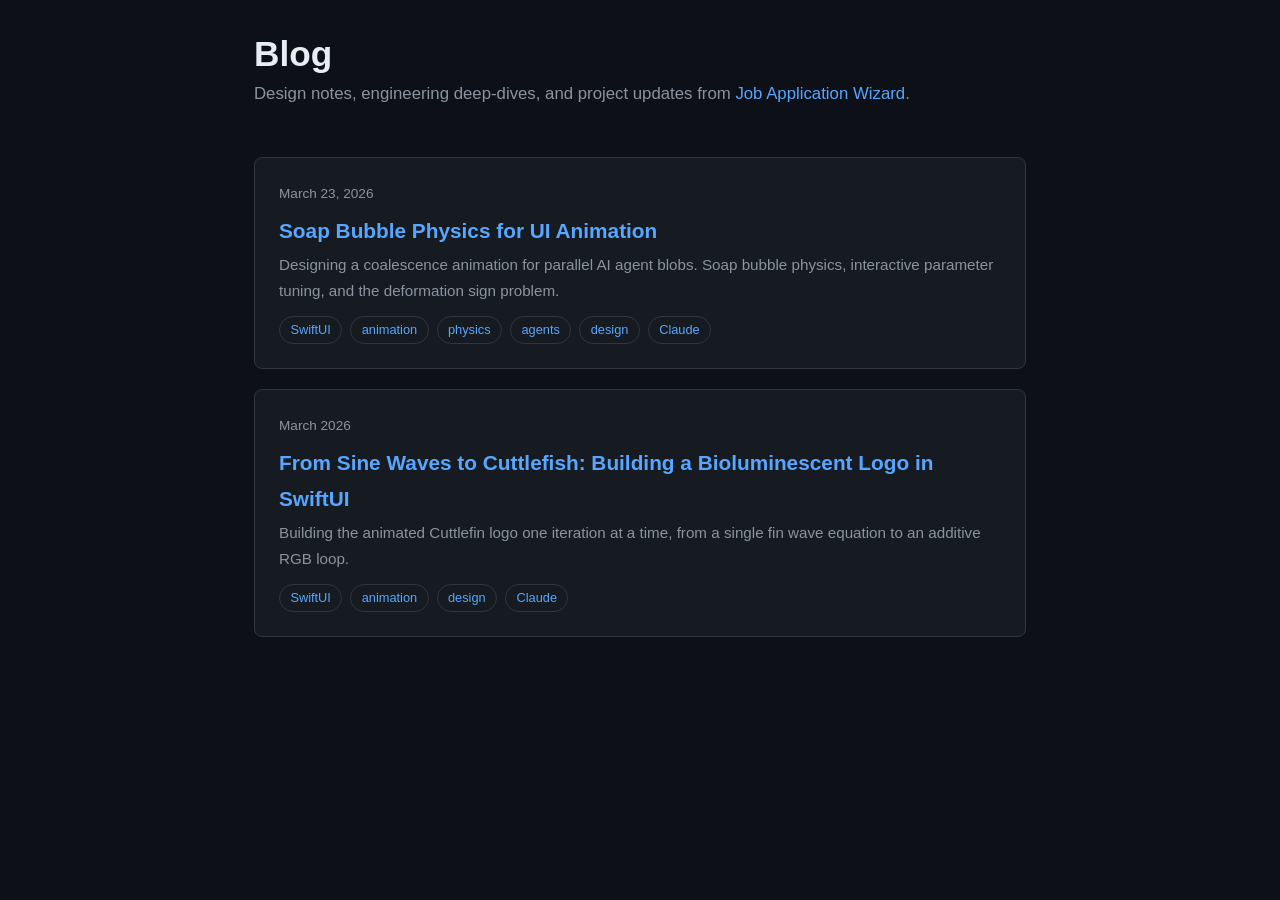
<file: docs/blogs/index.html>
<!DOCTYPE html>
<html lang="en">
<head>
    <meta charset="UTF-8">
    <meta name="viewport" content="width=device-width, initial-scale=1.0">
    <title>Blog — Job Application Wizard</title>
    <meta name="description" content="Blog posts about Job Application Wizard: design, engineering, and community.">
    <link rel="stylesheet" href="blog.css">
</head>
<body>

    <div class="blog-header">
        <h1>Blog</h1>
        <p>Design notes, engineering deep-dives, and project updates from
            <a href="https://github.com/zacspa/JobApplicationWizard">Job Application Wizard</a>.</p>
    </div>

    <a class="post-card" href="bubble-merge.html" style="display:block;">
        <p class="post-date">March 23, 2026</p>
        <h2>Soap Bubble Physics for UI Animation</h2>
        <p class="post-summary">Designing a coalescence animation for parallel AI agent blobs. Soap bubble physics, interactive parameter tuning, and the deformation sign problem.</p>
        <div class="tags">
            <span class="tag">SwiftUI</span>
            <span class="tag">animation</span>
            <span class="tag">physics</span>
            <span class="tag">agents</span>
            <span class="tag">design</span>
            <span class="tag">Claude</span>
        </div>
    </a>

    <a class="post-card" href="cuttlefin/index.html" style="display:block;">
        <p class="post-date">March 2026</p>
        <h2>From Sine Waves to Cuttlefish: Building a Bioluminescent Logo in SwiftUI</h2>
        <p class="post-summary">Building the animated Cuttlefin logo one iteration at a time, from a single fin wave equation to an additive RGB loop.</p>
        <div class="tags">
            <span class="tag">SwiftUI</span>
            <span class="tag">animation</span>
            <span class="tag">design</span>
            <span class="tag">Claude</span>
        </div>
    </a>

</body>
</html>
</file>
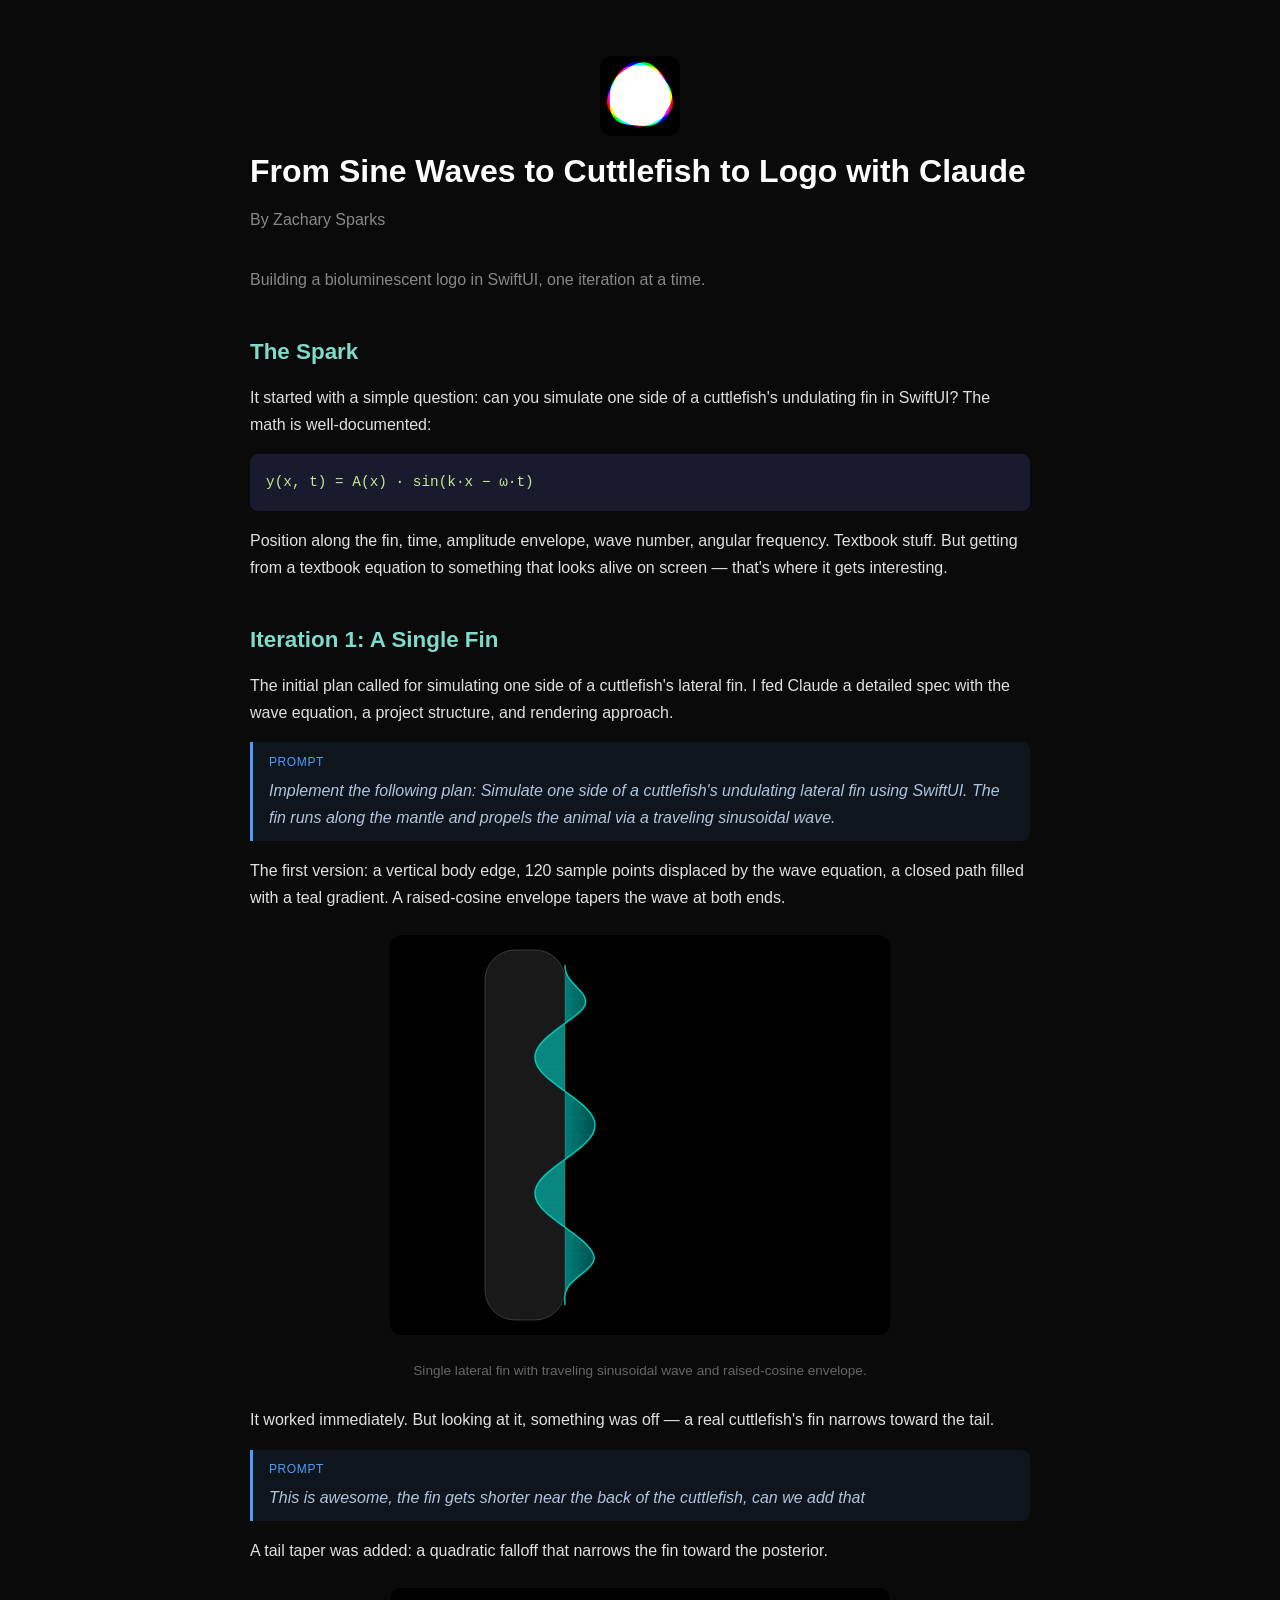
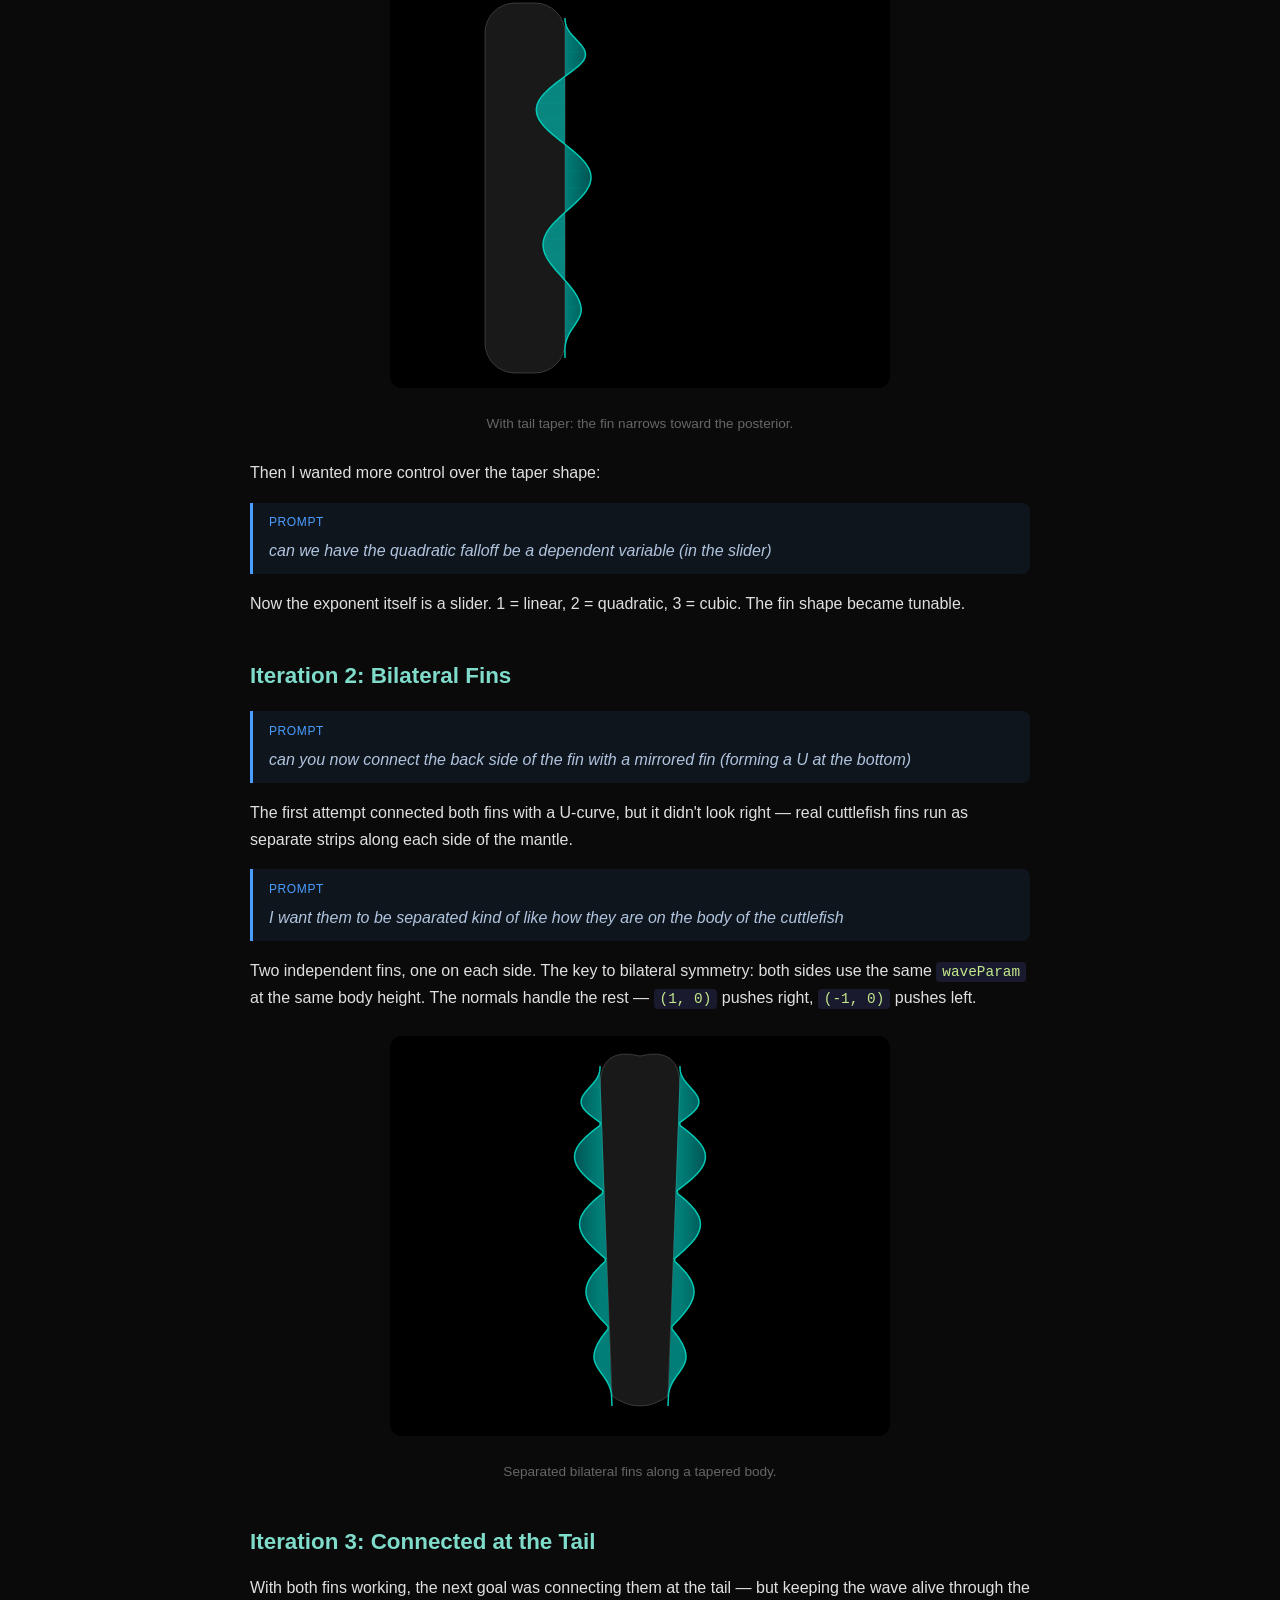
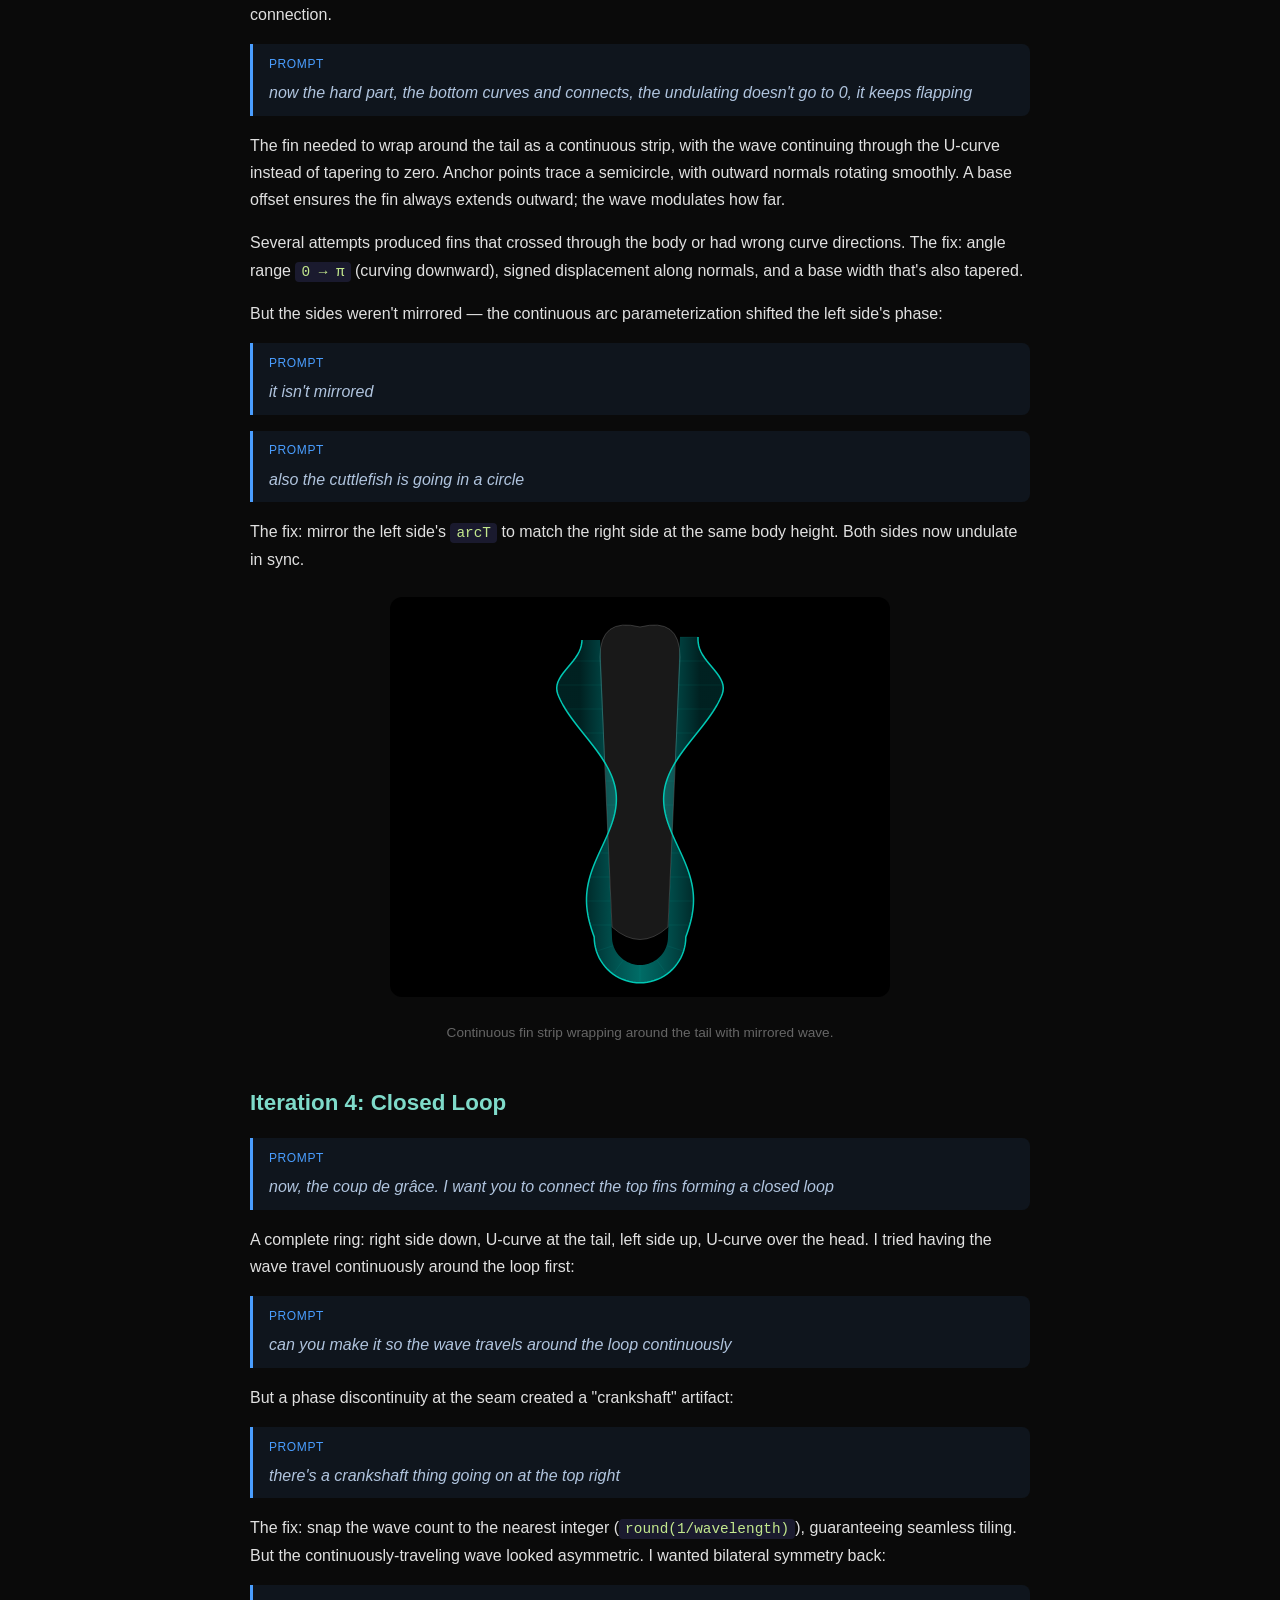
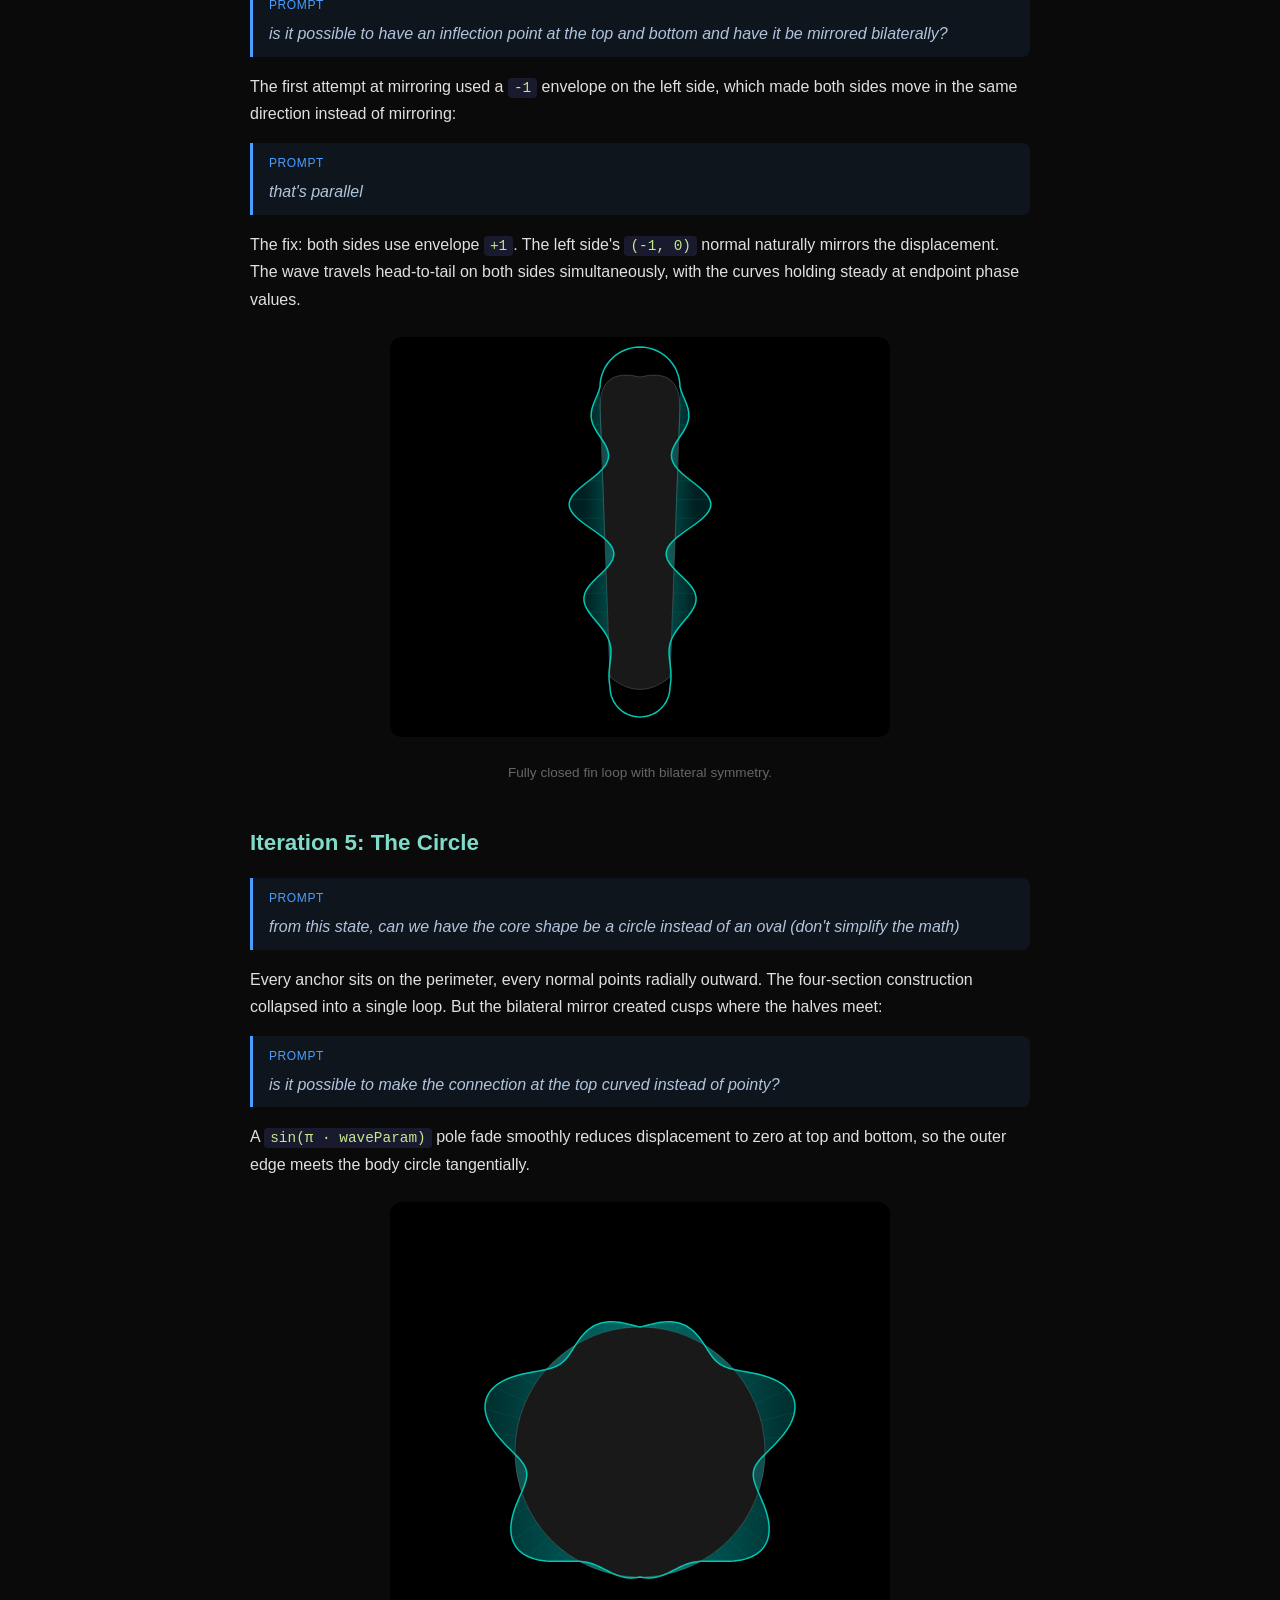
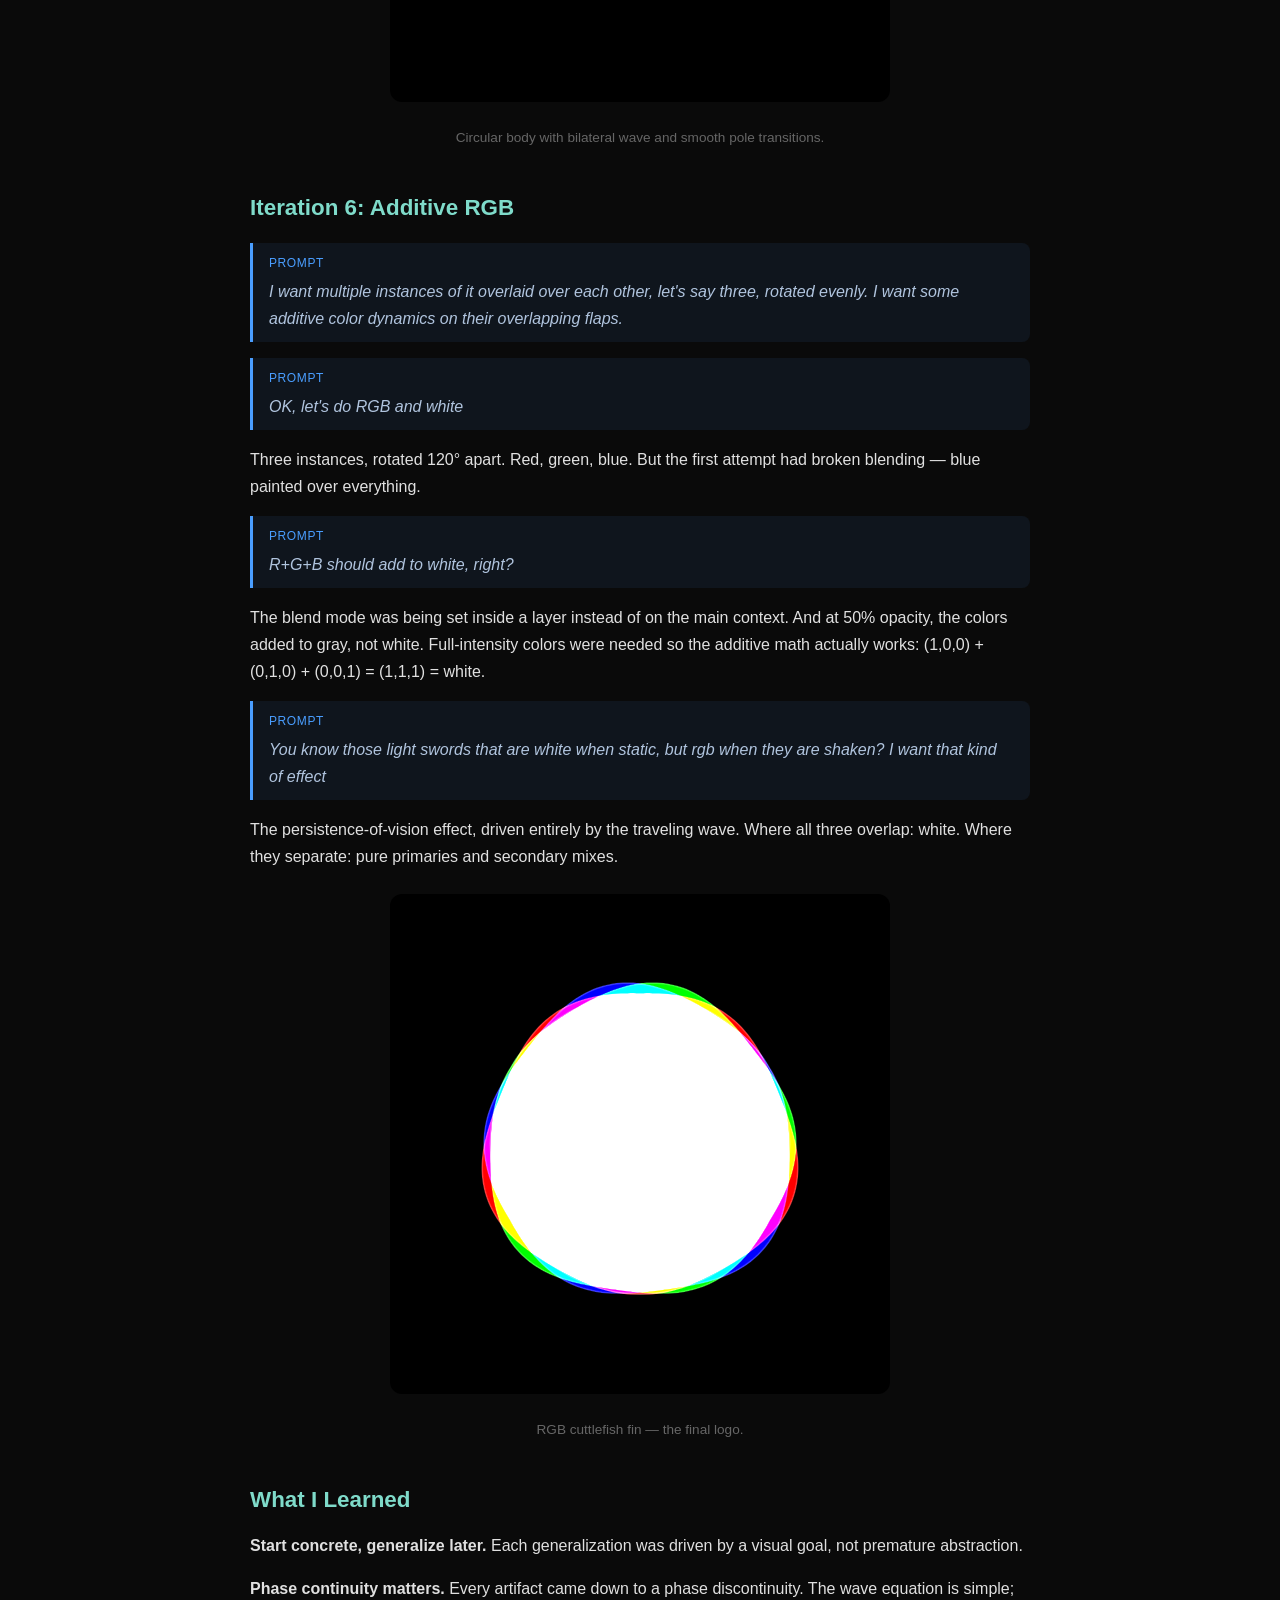
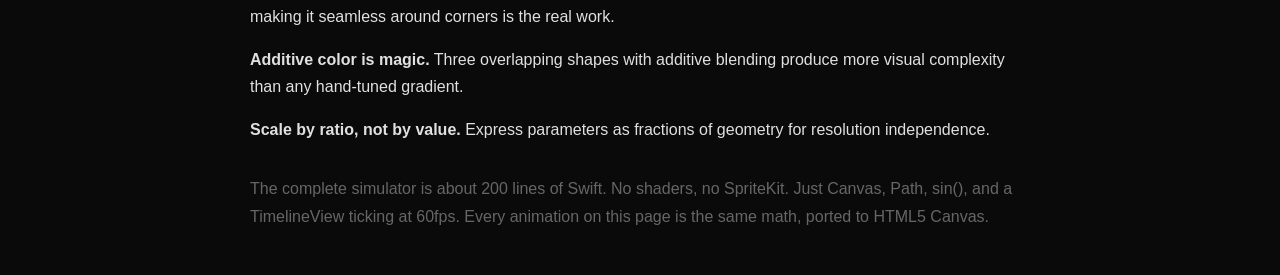
<file: docs/blogs/cuttlefin/index.html>
<!DOCTYPE html>
<html lang="en">
<head>
<meta charset="UTF-8">
<meta name="viewport" content="width=device-width, initial-scale=1.0">
<title>From Sine Waves to Cuttlefish to Logo with Claude: Building a Bioluminescent Logo in SwiftUI</title>
<style>
  * { margin: 0; padding: 0; box-sizing: border-box; }
  body {
    background: #0a0a0a; color: #e0e0e0;
    font-family: -apple-system, BlinkMacSystemFont, 'Segoe UI', Roboto, sans-serif;
    line-height: 1.7; padding: 2rem 1rem;
  }
  .container { max-width: 780px; margin: 0 auto; }
  h1 { font-size: 2rem; color: #fff; margin-bottom: 0.5rem; }
  h2 { font-size: 1.4rem; color: #7fdbca; margin-top: 2.5rem; margin-bottom: 0.8rem; }
  p { margin-bottom: 1rem; }
  code {
    background: #1a1a2e; padding: 2px 6px; border-radius: 4px;
    font-family: 'SF Mono', 'Fira Code', monospace; font-size: 0.9em; color: #c3e88d;
  }
  pre {
    background: #1a1a2e; padding: 1rem; border-radius: 8px;
    overflow-x: auto; margin-bottom: 1rem;
  }
  pre code { background: none; padding: 0; }
  .canvas-wrap {
    display: flex; justify-content: center; margin: 1.5rem 0;
  }
  canvas {
    border-radius: 12px; background: #000;
  }
  .subtitle { color: #888; font-size: 1rem; margin-bottom: 2rem; }
  .caption { text-align: center; color: #666; font-size: 0.85rem; margin-top: 0.3rem; margin-bottom: 1.5rem; }
  blockquote {
    border-left: 3px solid #4a9eff;
    background: rgba(74, 158, 255, 0.08);
    padding: 0.6rem 1rem;
    margin: 1rem 0;
    border-radius: 0 8px 8px 0;
    font-style: italic;
    color: #b0c4de;
  }
  blockquote .label {
    font-style: normal;
    font-size: 0.75rem;
    text-transform: uppercase;
    letter-spacing: 0.05em;
    color: #4a9eff;
    display: block;
    margin-bottom: 0.3rem;
  }
</style>
</head>
<body>
<div class="container">

<div class="canvas-wrap" style="margin-bottom:0.5rem"><canvas id="c0" width="80" height="80"></canvas></div>
<h1>From Sine Waves to Cuttlefish to Logo with Claude</h1>
<p class="subtitle">By Zachary Sparks</p>
<p class="subtitle">Building a bioluminescent logo in SwiftUI, one iteration at a time.</p>

<h2>The Spark</h2>
<p>It started with a simple question: can you simulate one side of a cuttlefish's undulating fin in SwiftUI? The math is well-documented:</p>
<pre><code>y(x, t) = A(x) &middot; sin(k&middot;x &minus; &omega;&middot;t)</code></pre>
<p>Position along the fin, time, amplitude envelope, wave number, angular frequency. Textbook stuff. But getting from a textbook equation to something that looks alive on screen &mdash; that's where it gets interesting.</p>

<h2>Iteration 1: A Single Fin</h2>
<p>The initial plan called for simulating one side of a cuttlefish's lateral fin. I fed Claude a detailed spec with the wave equation, a project structure, and rendering approach.</p>
<blockquote><span class="label">Prompt</span>Implement the following plan: Simulate one side of a cuttlefish's undulating lateral fin using SwiftUI. The fin runs along the mantle and propels the animal via a traveling sinusoidal wave.</blockquote>
<p>The first version: a vertical body edge, 120 sample points displaced by the wave equation, a closed path filled with a teal gradient. A raised-cosine envelope tapers the wave at both ends.</p>
<div class="canvas-wrap"><canvas id="c1a" width="500" height="400"></canvas></div>
<p class="caption">Single lateral fin with traveling sinusoidal wave and raised-cosine envelope.</p>
<p>It worked immediately. But looking at it, something was off &mdash; a real cuttlefish's fin narrows toward the tail.</p>
<blockquote><span class="label">Prompt</span>This is awesome, the fin gets shorter near the back of the cuttlefish, can we add that</blockquote>
<p>A tail taper was added: a quadratic falloff that narrows the fin toward the posterior.</p>
<div class="canvas-wrap"><canvas id="c1b" width="500" height="400"></canvas></div>
<p class="caption">With tail taper: the fin narrows toward the posterior.</p>
<p>Then I wanted more control over the taper shape:</p>
<blockquote><span class="label">Prompt</span>can we have the quadratic falloff be a dependent variable (in the slider)</blockquote>
<p>Now the exponent itself is a slider. 1 = linear, 2 = quadratic, 3 = cubic. The fin shape became tunable.</p>

<h2>Iteration 2: Bilateral Fins</h2>
<blockquote><span class="label">Prompt</span>can you now connect the back side of the fin with a mirrored fin (forming a U at the bottom)</blockquote>
<p>The first attempt connected both fins with a U-curve, but it didn't look right &mdash; real cuttlefish fins run as separate strips along each side of the mantle.</p>
<blockquote><span class="label">Prompt</span>I want them to be separated kind of like how they are on the body of the cuttlefish</blockquote>
<p>Two independent fins, one on each side. The key to bilateral symmetry: both sides use the same <code>waveParam</code> at the same body height. The normals handle the rest &mdash; <code>(1, 0)</code> pushes right, <code>(-1, 0)</code> pushes left.</p>
<div class="canvas-wrap"><canvas id="c2" width="500" height="400"></canvas></div>
<p class="caption">Separated bilateral fins along a tapered body.</p>

<h2>Iteration 3: Connected at the Tail</h2>
<p>With both fins working, the next goal was connecting them at the tail &mdash; but keeping the wave alive through the connection.</p>
<blockquote><span class="label">Prompt</span>now the hard part, the bottom curves and connects, the undulating doesn't go to 0, it keeps flapping</blockquote>
<p>The fin needed to wrap around the tail as a continuous strip, with the wave continuing through the U-curve instead of tapering to zero. Anchor points trace a semicircle, with outward normals rotating smoothly. A base offset ensures the fin always extends outward; the wave modulates how far.</p>
<p>Several attempts produced fins that crossed through the body or had wrong curve directions. The fix: angle range <code>0 &rarr; &pi;</code> (curving downward), signed displacement along normals, and a base width that's also tapered.</p>
<p>But the sides weren't mirrored &mdash; the continuous arc parameterization shifted the left side's phase:</p>
<blockquote><span class="label">Prompt</span>it isn't mirrored</blockquote>
<blockquote><span class="label">Prompt</span>also the cuttlefish is going in a circle</blockquote>
<p>The fix: mirror the left side's <code>arcT</code> to match the right side at the same body height. Both sides now undulate in sync.</p>
<div class="canvas-wrap"><canvas id="c3" width="500" height="400"></canvas></div>
<p class="caption">Continuous fin strip wrapping around the tail with mirrored wave.</p>

<h2>Iteration 4: Closed Loop</h2>
<blockquote><span class="label">Prompt</span>now, the coup de gr&acirc;ce. I want you to connect the top fins forming a closed loop</blockquote>
<p>A complete ring: right side down, U-curve at the tail, left side up, U-curve over the head. I tried having the wave travel continuously around the loop first:</p>
<blockquote><span class="label">Prompt</span>can you make it so the wave travels around the loop continuously</blockquote>
<p>But a phase discontinuity at the seam created a "crankshaft" artifact:</p>
<blockquote><span class="label">Prompt</span>there's a crankshaft thing going on at the top right</blockquote>
<p>The fix: snap the wave count to the nearest integer (<code>round(1/wavelength)</code>), guaranteeing seamless tiling. But the continuously-traveling wave looked asymmetric. I wanted bilateral symmetry back:</p>
<blockquote><span class="label">Prompt</span>is it possible to have an inflection point at the top and bottom and have it be mirrored bilaterally?</blockquote>
<p>The first attempt at mirroring used a <code>-1</code> envelope on the left side, which made both sides move in the same direction instead of mirroring:</p>
<blockquote><span class="label">Prompt</span>that's parallel</blockquote>
<p>The fix: both sides use envelope <code>+1</code>. The left side's <code>(-1, 0)</code> normal naturally mirrors the displacement. The wave travels head-to-tail on both sides simultaneously, with the curves holding steady at endpoint phase values.</p>
<div class="canvas-wrap"><canvas id="c4" width="500" height="400"></canvas></div>
<p class="caption">Fully closed fin loop with bilateral symmetry.</p>

<h2>Iteration 5: The Circle</h2>
<blockquote><span class="label">Prompt</span>from this state, can we have the core shape be a circle instead of an oval (don't simplify the math)</blockquote>
<p>Every anchor sits on the perimeter, every normal points radially outward. The four-section construction collapsed into a single loop. But the bilateral mirror created cusps where the halves meet:</p>
<blockquote><span class="label">Prompt</span>is it possible to make the connection at the top curved instead of pointy?</blockquote>
<p>A <code>sin(&pi; &middot; waveParam)</code> pole fade smoothly reduces displacement to zero at top and bottom, so the outer edge meets the body circle tangentially.</p>
<div class="canvas-wrap"><canvas id="c5" width="500" height="500"></canvas></div>
<p class="caption">Circular body with bilateral wave and smooth pole transitions.</p>

<h2>Iteration 6: Additive RGB</h2>
<blockquote><span class="label">Prompt</span>I want multiple instances of it overlaid over each other, let's say three, rotated evenly. I want some additive color dynamics on their overlapping flaps.</blockquote>
<blockquote><span class="label">Prompt</span>OK, let's do RGB and white</blockquote>
<p>Three instances, rotated 120&deg; apart. Red, green, blue. But the first attempt had broken blending &mdash; blue painted over everything.</p>
<blockquote><span class="label">Prompt</span>R+G+B should add to white, right?</blockquote>
<p>The blend mode was being set inside a layer instead of on the main context. And at 50% opacity, the colors added to gray, not white. Full-intensity colors were needed so the additive math actually works: (1,0,0) + (0,1,0) + (0,0,1) = (1,1,1) = white.</p>
<blockquote><span class="label">Prompt</span>You know those light swords that are white when static, but rgb when they are shaken? I want that kind of effect</blockquote>
<p>The persistence-of-vision effect, driven entirely by the traveling wave. Where all three overlap: white. Where they separate: pure primaries and secondary mixes.</p>
<div class="canvas-wrap"><canvas id="c6" width="500" height="500"></canvas></div>
<p class="caption">RGB cuttlefish fin &mdash; the final logo.</p>

<h2>What I Learned</h2>
<p><strong>Start concrete, generalize later.</strong> Each generalization was driven by a visual goal, not premature abstraction.</p>
<p><strong>Phase continuity matters.</strong> Every artifact came down to a phase discontinuity. The wave equation is simple; making it seamless around corners is the real work.</p>
<p><strong>Additive color is magic.</strong> Three overlapping shapes with additive blending produce more visual complexity than any hand-tuned gradient.</p>
<p><strong>Scale by ratio, not by value.</strong> Express parameters as fractions of geometry for resolution independence.</p>
<p style="margin-top:2rem; color:#666;">The complete simulator is about 200 lines of Swift. No shaders, no SpriteKit. Just Canvas, Path, sin(), and a TimelineView ticking at 60fps. Every animation on this page is the same math, ported to HTML5 Canvas.</p>

</div>

<script>
// ============================================================
// Shared wave math
// ============================================================
function envelope(x, taper) {
  taper = taper || 0.15;
  if (x < taper) return 0.5 * (1 - Math.cos(Math.PI * x / taper));
  if (x > 1 - taper) return 0.5 * (1 - Math.cos(Math.PI * (1 - x) / taper));
  return 1;
}

function widthTaper(x, tailTaper, taperCurve) {
  return 1.0 - tailTaper * Math.pow(x, taperCurve);
}

function rawWave(wp, time, wavelength, frequency, waveSpeed) {
  var numWaves = Math.max(1, Math.round(1.0 / wavelength));
  var k = 2 * Math.PI * numWaves;
  var omega = 2 * Math.PI * frequency * waveSpeed;
  return Math.sin(k * wp - omega * time);
}

// ============================================================
// Hero: Small RGB logo at top
// ============================================================
(function() {
  var c = document.getElementById('c0');
  var ctx = c.getContext('2d');
  var startTime = performance.now() / 1000;
  var freq = 1.1, wl = 0.46, speed = -0.7, tCurve = 3.8, totalSegs = 200;
  var instances = [
    {rot: 0,            color: 'rgb(255,0,0)'},
    {rot: 2*Math.PI/3,  color: 'rgb(0,255,0)'},
    {rot: 4*Math.PI/3,  color: 'rgb(0,0,255)'},
  ];
  function draw() {
    var time = performance.now() / 1000 - startTime;
    ctx.clearRect(0, 0, c.width, c.height);
    var cx0 = c.width / 2, cy0 = c.height / 2;
    var bodyR = Math.min(c.width, c.height) * 0.38;
    var amp = bodyR * 0.08;
    var numWaves = Math.max(1, Math.round(1 / wl));
    var k = 2 * Math.PI * numWaves;
    var omega = 2 * Math.PI * freq * speed;
    var baseW = amp * 0.6;
    ctx.globalCompositeOperation = 'lighter';
    for (var inst = 0; inst < instances.length; inst++) {
      var rot = instances[inst].rot, outer = [];
      for (var i = 0; i < totalSegs; i++) {
        var t = i / totalSegs;
        var angle = rot - Math.PI / 2 + 2 * Math.PI * t;
        var ax = cx0 + bodyR * Math.cos(angle), ay = cy0 + bodyR * Math.sin(angle);
        var nx = Math.cos(angle), ny = Math.sin(angle);
        var wp = t <= 0.5 ? t * 2 : (1 - t) * 2;
        var pf = Math.sin(Math.PI * wp);
        var wave = Math.sin(k * wp - omega * time);
        var d = amp * wave * pf;
        var offset = baseW * pf + d;
        outer.push({x: ax + offset * nx, y: ay + offset * ny});
      }
      ctx.beginPath(); ctx.moveTo(outer[0].x, outer[0].y);
      for (var j = 1; j < outer.length; j++) ctx.lineTo(outer[j].x, outer[j].y);
      ctx.closePath(); ctx.fillStyle = instances[inst].color; ctx.fill();
    }
    ctx.globalCompositeOperation = 'source-over';
    requestAnimationFrame(draw);
  }
  draw();
})();

// ============================================================
// Stage 1a: Single fin (no taper — initial version)
// ============================================================
(function() {
  var c = document.getElementById('c1a');
  var ctx = c.getContext('2d');
  var startTime = performance.now() / 1000;
  var amp = 30, freq = 1.5, wl = 0.4, speed = 1.0, segments = 120;

  function displacement(nx, time) {
    var k = 2 * Math.PI / wl;
    var omega = 2 * Math.PI * freq * speed;
    var env = envelope(nx, 0.15);
    return amp * env * Math.sin(k * nx - omega * time);
  }

  function drawFin(canvasEl, ctxEl, dispFn) {
    var time = performance.now() / 1000 - startTime;
    ctxEl.clearRect(0, 0, canvasEl.width, canvasEl.height);
    var bodyX = canvasEl.width * 0.35;
    var finTop = 30, finBottom = canvasEl.height - 30;
    var finH = finBottom - finTop;

    ctxEl.fillStyle = 'rgba(100,100,100,0.25)';
    ctxEl.strokeStyle = 'rgba(100,100,100,0.5)';
    ctxEl.lineWidth = 1;
    ctxEl.beginPath();
    ctxEl.roundRect(bodyX - 80, finTop - 15, 80, finH + 30, 30);
    ctxEl.fill(); ctxEl.stroke();

    var outer = [];
    for (var i = 0; i <= segments; i++) {
      var t = i / segments;
      outer.push({x: bodyX + dispFn(t, time), y: finTop + t * finH});
    }

    ctxEl.beginPath();
    ctxEl.moveTo(bodyX, finTop); ctxEl.lineTo(bodyX, finBottom);
    for (var i = outer.length - 1; i >= 0; i--) ctxEl.lineTo(outer[i].x, outer[i].y);
    ctxEl.closePath();
    var grad = ctxEl.createLinearGradient(bodyX, 0, bodyX + amp + 20, 0);
    grad.addColorStop(0, 'rgba(0,180,170,0.7)');
    grad.addColorStop(1, 'rgba(0,220,220,0.15)');
    ctxEl.fillStyle = grad; ctxEl.fill();

    ctxEl.strokeStyle = 'rgba(0,180,170,0.2)'; ctxEl.lineWidth = 0.5;
    for (var i = 0; i <= 20; i++) {
      var t = i / 20, y = finTop + t * finH, dx = dispFn(t, time);
      ctxEl.beginPath(); ctxEl.moveTo(bodyX, y); ctxEl.lineTo(bodyX + dx, y); ctxEl.stroke();
    }

    ctxEl.strokeStyle = 'rgba(0,200,180,1)'; ctxEl.lineWidth = 1.5;
    ctxEl.beginPath(); ctxEl.moveTo(outer[0].x, outer[0].y);
    for (var i = 1; i < outer.length; i++) ctxEl.lineTo(outer[i].x, outer[i].y);
    ctxEl.stroke();
  }

  function draw() { drawFin(c, ctx, displacement); requestAnimationFrame(draw); }
  draw();

  // Stage 1b: With tail taper
  var c2 = document.getElementById('c1b');
  var ctx2 = c2.getContext('2d');
  function dispTapered(nx, time) {
    var k = 2 * Math.PI / wl;
    var omega = 2 * Math.PI * freq * speed;
    var env = envelope(nx, 0.15);
    var taper = widthTaper(nx, 0.6, 2.0);
    return amp * env * taper * Math.sin(k * nx - omega * time);
  }
  function draw2() { drawFin(c2, ctx2, dispTapered); requestAnimationFrame(draw2); }
  draw2();
})();

// ============================================================
// Stage 2: Bilateral fins
// ============================================================
(function() {
  var c = document.getElementById('c2');
  var ctx = c.getContext('2d');
  var startTime = performance.now() / 1000;
  var amp = 30, freq = 1.5, wl = 0.4, speed = 1.0, segments = 120;
  var bodyWidth = 80, tailTaper = 0.6, taperCurve = 2.0;

  function disp(nx, time) {
    var k = 2 * Math.PI / wl;
    var omega = 2 * Math.PI * freq * speed;
    var env = envelope(nx, 0.15);
    var tp = widthTaper(nx, tailTaper, taperCurve);
    return amp * env * tp * Math.sin(k * nx - omega * time);
  }

  function draw() {
    var time = performance.now() / 1000 - startTime;
    ctx.clearRect(0, 0, c.width, c.height);
    var bodyX = c.width * 0.5;
    var finTop = 30, finBottom = c.height - 30;
    var finH = finBottom - finTop;
    var tw = bodyWidth * (1 - tailTaper * 0.5);

    // Body
    ctx.fillStyle = 'rgba(100,100,100,0.25)';
    ctx.strokeStyle = 'rgba(100,100,100,0.5)';
    ctx.lineWidth = 1;
    ctx.beginPath();
    ctx.moveTo(bodyX, finTop - 10);
    ctx.quadraticCurveTo(bodyX + bodyWidth/2, finTop - 20, bodyX + bodyWidth/2, finTop + 20);
    ctx.lineTo(bodyX + tw/2, finBottom - 10);
    ctx.quadraticCurveTo(bodyX, finBottom + 10, bodyX - tw/2, finBottom - 10);
    ctx.lineTo(bodyX - bodyWidth/2, finTop + 20);
    ctx.quadraticCurveTo(bodyX - bodyWidth/2, finTop - 20, bodyX, finTop - 10);
    ctx.closePath(); ctx.fill(); ctx.stroke();

    function bodyEdge(t, right) {
      var headW = bodyWidth / 2, tailW = tw / 2;
      var w = headW + (tailW - headW) * t;
      return right ? bodyX + w : bodyX - w;
    }

    // Right fin
    var rOuter = [], lOuter = [];
    for (var i = 0; i <= segments; i++) {
      var t = i / segments;
      var y = finTop + t * finH;
      var dx = disp(t, time);
      var rAx = bodyEdge(t, true), lAx = bodyEdge(t, false);
      rOuter.push({x: rAx + Math.abs(dx), y: y});
      lOuter.push({x: lAx - Math.abs(dx), y: y});
    }

    // Draw fins
    [['right', rOuter, true], ['left', lOuter, false]].forEach(function(side) {
      var outer = side[1], isRight = side[2];
      ctx.beginPath();
      for (var i = 0; i <= segments; i++) {
        var t = i / segments, y = finTop + t * finH, ax = bodyEdge(t, isRight);
        if (i === 0) ctx.moveTo(ax, y); else ctx.lineTo(ax, y);
      }
      for (var i = outer.length - 1; i >= 0; i--) ctx.lineTo(outer[i].x, outer[i].y);
      ctx.closePath();
      var g = isRight ?
        ctx.createLinearGradient(bodyX + bodyWidth/2, 0, bodyX + bodyWidth/2 + amp + 20, 0) :
        ctx.createLinearGradient(bodyX - bodyWidth/2 - amp - 20, 0, bodyX - bodyWidth/2, 0);
      g.addColorStop(0, isRight ? 'rgba(0,180,170,0.7)' : 'rgba(0,220,220,0.15)');
      g.addColorStop(1, isRight ? 'rgba(0,220,220,0.15)' : 'rgba(0,180,170,0.7)');
      ctx.fillStyle = g; ctx.fill();

      ctx.strokeStyle = 'rgba(0,200,180,1)'; ctx.lineWidth = 1.5;
      ctx.beginPath();
      ctx.moveTo(outer[0].x, outer[0].y);
      for (var i = 1; i < outer.length; i++) ctx.lineTo(outer[i].x, outer[i].y);
      ctx.stroke();
    });

    requestAnimationFrame(draw);
  }
  draw();
})();

// ============================================================
// Stage 3: Connected at tail (U-curve)
// ============================================================
(function() {
  var c = document.getElementById('c3');
  var ctx = c.getContext('2d');
  var startTime = performance.now() / 1000;
  var amp = 30, freq = 1.5, wl = 0.4, speed = 1.0;
  var bodyWidth = 80, tailTaperAmt = 0.6, tCurve = 2.0;
  var segments = 100, curveSegs = 40;

  function draw() {
    var time = performance.now() / 1000 - startTime;
    ctx.clearRect(0, 0, c.width, c.height);
    var bodyX = c.width * 0.5;
    var finTop = 40, finBottom = c.height - 60;
    var finH = finBottom - finTop;
    var tw = bodyWidth * (1 - tailTaperAmt * 0.5);

    // Body
    ctx.fillStyle = 'rgba(100,100,100,0.25)';
    ctx.strokeStyle = 'rgba(100,100,100,0.5)';
    ctx.lineWidth = 1;
    ctx.beginPath();
    ctx.moveTo(bodyX, finTop - 10);
    ctx.quadraticCurveTo(bodyX + bodyWidth/2, finTop - 20, bodyX + bodyWidth/2, finTop + 20);
    ctx.lineTo(bodyX + tw/2, finBottom - 10);
    ctx.quadraticCurveTo(bodyX, finBottom + 15, bodyX - tw/2, finBottom - 10);
    ctx.lineTo(bodyX - bodyWidth/2, finTop + 20);
    ctx.quadraticCurveTo(bodyX - bodyWidth/2, finTop - 20, bodyX, finTop - 10);
    ctx.closePath(); ctx.fill(); ctx.stroke();

    function bodyEdge(t, right) {
      var headW = bodyWidth / 2, tailW = tw / 2;
      var w = headW + (tailW - headW) * t;
      return right ? bodyX + w : bodyX - w;
    }

    var numWaves = Math.max(1, Math.round(1 / wl));
    var k = 2 * Math.PI * numWaves;
    var omega = 2 * Math.PI * freq * speed;
    var totalSegs = segments * 2 + curveSegs;
    var rightFrac = segments / totalSegs;
    var baseW = amp * 0.6;

    var anchors = [], normals = [], wps = [], fps = [];

    // Right side
    for (var i = 0; i < segments; i++) {
      var t = i / segments;
      anchors.push({x: bodyEdge(t, true), y: finTop + t * finH});
      normals.push({x: 1, y: 0});
      wps.push(t * rightFrac); fps.push(t);
    }
    // Bottom curve
    var uR = tw / 2;
    for (var i = 0; i < curveSegs; i++) {
      var st = i / curveSegs;
      var angle = Math.PI * st;
      anchors.push({x: bodyX + uR * Math.cos(angle), y: finBottom + uR * Math.sin(angle)});
      normals.push({x: Math.cos(angle), y: Math.sin(angle)});
      wps.push(rightFrac); fps.push(1.0);
    }
    // Left side (mirrored)
    for (var i = 0; i < segments; i++) {
      var st = i / segments;
      var bodyT = 1.0 - st;
      anchors.push({x: bodyEdge(bodyT, false), y: finTop + bodyT * finH});
      normals.push({x: -1, y: 0});
      wps.push(bodyT * rightFrac); fps.push(bodyT);
    }

    // Outer points
    var outer = [];
    for (var j = 0; j < anchors.length; j++) {
      var wp = wps[j], fp = fps[j];
      var wave = Math.sin(k * wp - omega * time);
      var tp = widthTaper(fp, tailTaperAmt, tCurve);
      var env = envelope(wp, 0.08);
      var d = amp * tp * wave * env;
      var offset = baseW * tp + d;
      outer.push({x: anchors[j].x + offset * normals[j].x, y: anchors[j].y + offset * normals[j].y});
    }

    // Draw membrane
    ctx.beginPath();
    ctx.moveTo(anchors[0].x, anchors[0].y);
    for (var j = 1; j < anchors.length; j++) ctx.lineTo(anchors[j].x, anchors[j].y);
    for (var j = anchors.length - 1; j >= 0; j--) ctx.lineTo(outer[j].x, outer[j].y);
    ctx.closePath();
    var g = ctx.createLinearGradient(bodyX - amp - 30, 0, bodyX + amp + 30, 0);
    g.addColorStop(0, 'rgba(0,220,220,0.15)');
    g.addColorStop(0.5, 'rgba(0,180,170,0.6)');
    g.addColorStop(1, 'rgba(0,220,220,0.15)');
    ctx.fillStyle = g; ctx.fill();

    // Outer edge
    ctx.strokeStyle = 'rgba(0,200,180,1)'; ctx.lineWidth = 1.5;
    ctx.beginPath();
    ctx.moveTo(outer[0].x, outer[0].y);
    for (var j = 1; j < outer.length; j++) ctx.lineTo(outer[j].x, outer[j].y);
    ctx.stroke();

    // Rays
    ctx.strokeStyle = 'rgba(0,180,170,0.2)'; ctx.lineWidth = 0.5;
    var rs = Math.max(1, Math.floor(anchors.length / 30));
    for (var j = 0; j < anchors.length; j += rs) {
      ctx.beginPath(); ctx.moveTo(anchors[j].x, anchors[j].y); ctx.lineTo(outer[j].x, outer[j].y); ctx.stroke();
    }

    requestAnimationFrame(draw);
  }
  draw();
})();

// ============================================================
// Stage 4: Closed loop (oval body)
// ============================================================
(function() {
  var c = document.getElementById('c4');
  var ctx = c.getContext('2d');
  var startTime = performance.now() / 1000;
  var amp = 25, freq = 1.5, wl = 0.4, speed = 1.0;
  var bodyWidth = 80, tailTaperAmt = 0.5, tCurve = 2.0;
  var straightSegs = 80, curveSegs = 30;

  function draw() {
    var time = performance.now() / 1000 - startTime;
    ctx.clearRect(0, 0, c.width, c.height);
    var bodyX = c.width * 0.5, finTop = 50, finBottom = c.height - 50;
    var finH = finBottom - finTop;
    var tw = bodyWidth * (1 - tailTaperAmt * 0.5);

    // Body
    ctx.fillStyle = 'rgba(100,100,100,0.25)';
    ctx.strokeStyle = 'rgba(100,100,100,0.5)';
    ctx.lineWidth = 1;
    ctx.beginPath();
    ctx.moveTo(bodyX, finTop - 10);
    ctx.quadraticCurveTo(bodyX + bodyWidth/2, finTop - 20, bodyX + bodyWidth/2, finTop + 20);
    ctx.lineTo(bodyX + tw/2, finBottom - 10);
    ctx.quadraticCurveTo(bodyX, finBottom + 15, bodyX - tw/2, finBottom - 10);
    ctx.lineTo(bodyX - bodyWidth/2, finTop + 20);
    ctx.quadraticCurveTo(bodyX - bodyWidth/2, finTop - 20, bodyX, finTop - 10);
    ctx.closePath(); ctx.fill(); ctx.stroke();

    function bodyEdge(t, right) {
      var headW = bodyWidth / 2, tailW = tw / 2;
      var w = headW + (tailW - headW) * t;
      return right ? bodyX + w : bodyX - w;
    }

    var numWaves = Math.max(1, Math.round(1 / wl));
    var k = 2 * Math.PI * numWaves;
    var omega = 2 * Math.PI * freq * speed;
    var bR = tw / 2, tR = bodyWidth / 2;
    var baseW = amp * 0.6;
    var anchors = [], normals = [], wps = [], fps = [];

    // Right
    for (var i = 0; i < straightSegs; i++) {
      var t = i / straightSegs;
      anchors.push({x: bodyEdge(t, true), y: finTop + t * finH});
      normals.push({x: 1, y: 0}); wps.push(t); fps.push(t);
    }
    // Bottom
    for (var i = 0; i < curveSegs; i++) {
      var st = i / curveSegs, a = Math.PI * st;
      anchors.push({x: bodyX + bR * Math.cos(a), y: finBottom + bR * Math.sin(a)});
      normals.push({x: Math.cos(a), y: Math.sin(a)}); wps.push(1.0); fps.push(1.0);
    }
    // Left (mirrored)
    for (var i = 0; i < straightSegs; i++) {
      var st = i / straightSegs, bodyT = 1 - st;
      anchors.push({x: bodyEdge(bodyT, false), y: finTop + bodyT * finH});
      normals.push({x: -1, y: 0}); wps.push(bodyT); fps.push(bodyT);
    }
    // Top
    for (var i = 0; i < curveSegs; i++) {
      var st = i / curveSegs, a = Math.PI + Math.PI * st;
      anchors.push({x: bodyX + tR * Math.cos(a), y: finTop + tR * Math.sin(a)});
      normals.push({x: Math.cos(a), y: Math.sin(a)}); wps.push(0.0); fps.push(0.0);
    }

    var outer = [];
    for (var j = 0; j < anchors.length; j++) {
      var wp = wps[j], fp = fps[j];
      var wave = Math.sin(k * wp - omega * time);
      var tp = widthTaper(fp, tailTaperAmt, tCurve);
      var pf = Math.sin(Math.PI * wp);
      var d = amp * tp * wave * pf;
      var offset = baseW * tp * pf + d;
      outer.push({x: anchors[j].x + offset * normals[j].x, y: anchors[j].y + offset * normals[j].y});
    }

    // Even-odd fill
    ctx.beginPath();
    ctx.moveTo(outer[0].x, outer[0].y);
    for (var j = 1; j < outer.length; j++) ctx.lineTo(outer[j].x, outer[j].y);
    ctx.closePath();
    ctx.moveTo(anchors[0].x, anchors[0].y);
    for (var j = 1; j < anchors.length; j++) ctx.lineTo(anchors[j].x, anchors[j].y);
    ctx.closePath();
    var g = ctx.createLinearGradient(bodyX - amp - 30, 0, bodyX + amp + 30, 0);
    g.addColorStop(0, 'rgba(0,220,220,0.15)');
    g.addColorStop(0.5, 'rgba(0,180,170,0.6)');
    g.addColorStop(1, 'rgba(0,220,220,0.15)');
    ctx.fillStyle = g; ctx.fill('evenodd');

    ctx.strokeStyle = 'rgba(0,200,180,1)'; ctx.lineWidth = 1.5;
    ctx.beginPath();
    ctx.moveTo(outer[0].x, outer[0].y);
    for (var j = 1; j < outer.length; j++) ctx.lineTo(outer[j].x, outer[j].y);
    ctx.closePath(); ctx.stroke();

    var rs = Math.max(1, Math.floor(anchors.length / 40));
    ctx.strokeStyle = 'rgba(0,180,170,0.2)'; ctx.lineWidth = 0.5;
    for (var j = 0; j < anchors.length; j += rs) {
      ctx.beginPath(); ctx.moveTo(anchors[j].x, anchors[j].y); ctx.lineTo(outer[j].x, outer[j].y); ctx.stroke();
    }

    requestAnimationFrame(draw);
  }
  draw();
})();

// ============================================================
// Stage 5: Circular body
// ============================================================
(function() {
  var c = document.getElementById('c5');
  var ctx = c.getContext('2d');
  var startTime = performance.now() / 1000;
  var amp = 25, freq = 1.5, wl = 0.4, speed = 1.0;
  var tailTaperAmt = 0.0, tCurve = 2.0, totalSegs = 300;

  function draw() {
    var time = performance.now() / 1000 - startTime;
    ctx.clearRect(0, 0, c.width, c.height);
    var cx = c.width * 0.5, cy = c.height * 0.5;
    var bodyR = Math.min(c.width, c.height) * 0.25;
    var numWaves = Math.max(1, Math.round(1 / wl));
    var k = 2 * Math.PI * numWaves;
    var omega = 2 * Math.PI * freq * speed;
    var baseW = amp * 0.6;

    // Body
    ctx.fillStyle = 'rgba(100,100,100,0.25)';
    ctx.strokeStyle = 'rgba(100,100,100,0.5)';
    ctx.lineWidth = 1;
    ctx.beginPath(); ctx.arc(cx, cy, bodyR, 0, 2 * Math.PI); ctx.fill(); ctx.stroke();

    var anchors = [], normals = [], outer = [];
    for (var i = 0; i < totalSegs; i++) {
      var t = i / totalSegs;
      var angle = -Math.PI / 2 + 2 * Math.PI * t;
      var ax = cx + bodyR * Math.cos(angle), ay = cy + bodyR * Math.sin(angle);
      var nx = Math.cos(angle), ny = Math.sin(angle);
      var wp = t <= 0.5 ? t * 2 : (1 - t) * 2;
      var tp = widthTaper(wp, tailTaperAmt, tCurve);
      var pf = Math.sin(Math.PI * wp);
      var wave = Math.sin(k * wp - omega * time);
      var d = amp * tp * wave * pf;
      var offset = baseW * tp * pf + d;
      anchors.push({x: ax, y: ay});
      normals.push({x: nx, y: ny});
      outer.push({x: ax + offset * nx, y: ay + offset * ny});
    }

    // Even-odd fill
    ctx.beginPath();
    ctx.moveTo(outer[0].x, outer[0].y);
    for (var j = 1; j < outer.length; j++) ctx.lineTo(outer[j].x, outer[j].y);
    ctx.closePath();
    ctx.moveTo(anchors[0].x, anchors[0].y);
    for (var j = 1; j < anchors.length; j++) ctx.lineTo(anchors[j].x, anchors[j].y);
    ctx.closePath();
    var g = ctx.createLinearGradient(cx - bodyR - amp - 30, cy, cx + bodyR + amp + 30, cy);
    g.addColorStop(0, 'rgba(0,220,220,0.15)');
    g.addColorStop(0.5, 'rgba(0,180,170,0.6)');
    g.addColorStop(1, 'rgba(0,220,220,0.15)');
    ctx.fillStyle = g; ctx.fill('evenodd');

    ctx.strokeStyle = 'rgba(0,200,180,1)'; ctx.lineWidth = 1.5;
    ctx.beginPath();
    ctx.moveTo(outer[0].x, outer[0].y);
    for (var j = 1; j < outer.length; j++) ctx.lineTo(outer[j].x, outer[j].y);
    ctx.closePath(); ctx.stroke();

    var rs = Math.max(1, Math.floor(totalSegs / 40));
    ctx.strokeStyle = 'rgba(0,180,170,0.2)'; ctx.lineWidth = 0.5;
    for (var j = 0; j < totalSegs; j += rs) {
      ctx.beginPath(); ctx.moveTo(anchors[j].x, anchors[j].y); ctx.lineTo(outer[j].x, outer[j].y); ctx.stroke();
    }

    requestAnimationFrame(draw);
  }
  draw();
})();

// ============================================================
// Stage 6: Additive RGB
// ============================================================
(function() {
  var c = document.getElementById('c6');
  var ctx = c.getContext('2d');
  var startTime = performance.now() / 1000;
  var amp = 8, freq = 1.1, wl = 0.46, speed = -0.7;
  var tailTaperAmt = 0.0, tCurve = 3.8, totalSegs = 300;
  var instances = [
    {rot: 0,                color: 'rgb(255,0,0)',   edge: 'rgba(255,80,80,0.7)'},
    {rot: 2*Math.PI/3,      color: 'rgb(0,255,0)',   edge: 'rgba(80,255,80,0.7)'},
    {rot: 4*Math.PI/3,      color: 'rgb(0,0,255)',   edge: 'rgba(80,80,255,0.7)'},
  ];

  function draw() {
    var time = performance.now() / 1000 - startTime;
    ctx.clearRect(0, 0, c.width, c.height);
    var cx0 = c.width * 0.5, cy0 = c.height * 0.5;
    var bodyR = Math.min(c.width, c.height) * 0.3;
    var numWaves = Math.max(1, Math.round(1 / wl));
    var k = 2 * Math.PI * numWaves;
    var omega = 2 * Math.PI * freq * speed;
    var baseW = amp * 0.6;
    var ampFrac = bodyR * (amp / (Math.min(c.width, c.height) * 0.3));

    ctx.globalCompositeOperation = 'lighter';

    for (var inst = 0; inst < instances.length; inst++) {
      var rot = instances[inst].rot;
      var outer = [];
      for (var i = 0; i < totalSegs; i++) {
        var t = i / totalSegs;
        var angle = rot - Math.PI / 2 + 2 * Math.PI * t;
        var ax = cx0 + bodyR * Math.cos(angle), ay = cy0 + bodyR * Math.sin(angle);
        var nx = Math.cos(angle), ny = Math.sin(angle);
        var wp = t <= 0.5 ? t * 2 : (1 - t) * 2;
        var tp = widthTaper(wp, tailTaperAmt, tCurve);
        var pf = Math.sin(Math.PI * wp);
        var wave = Math.sin(k * wp - omega * time);
        var d = amp * tp * wave * pf;
        var offset = baseW * tp * pf + d;
        outer.push({x: ax + offset * nx, y: ay + offset * ny});
      }

      ctx.beginPath();
      ctx.moveTo(outer[0].x, outer[0].y);
      for (var j = 1; j < outer.length; j++) ctx.lineTo(outer[j].x, outer[j].y);
      ctx.closePath();
      ctx.fillStyle = instances[inst].color;
      ctx.fill();

      ctx.strokeStyle = instances[inst].edge;
      ctx.lineWidth = 1.5;
      ctx.beginPath();
      ctx.moveTo(outer[0].x, outer[0].y);
      for (var j = 1; j < outer.length; j++) ctx.lineTo(outer[j].x, outer[j].y);
      ctx.closePath(); ctx.stroke();
    }

    // Body outline
    ctx.globalCompositeOperation = 'source-over';
    ctx.strokeStyle = 'rgba(255,255,255,0.3)';
    ctx.lineWidth = 1;
    ctx.beginPath(); ctx.arc(cx0, cy0, bodyR, 0, 2 * Math.PI); ctx.stroke();

    requestAnimationFrame(draw);
  }
  draw();
})();
</script>
</body>
</html>
</file>
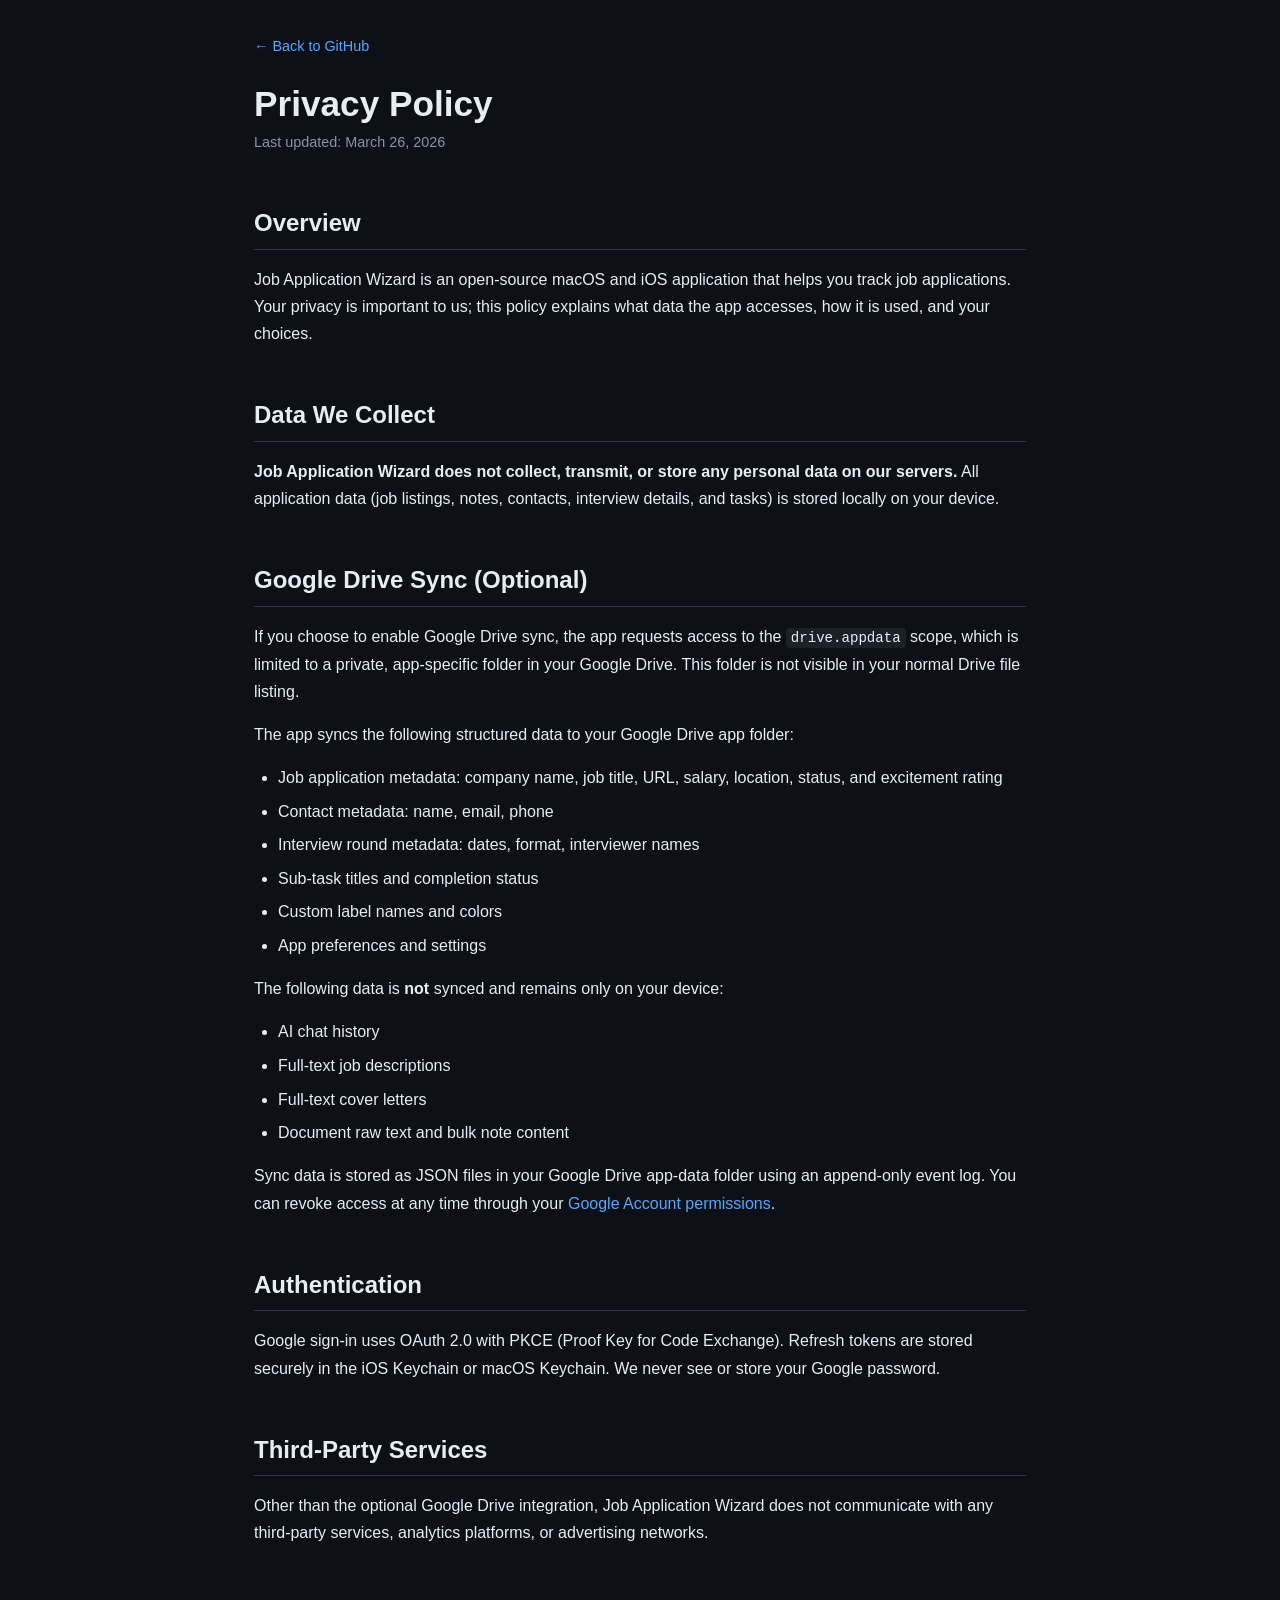
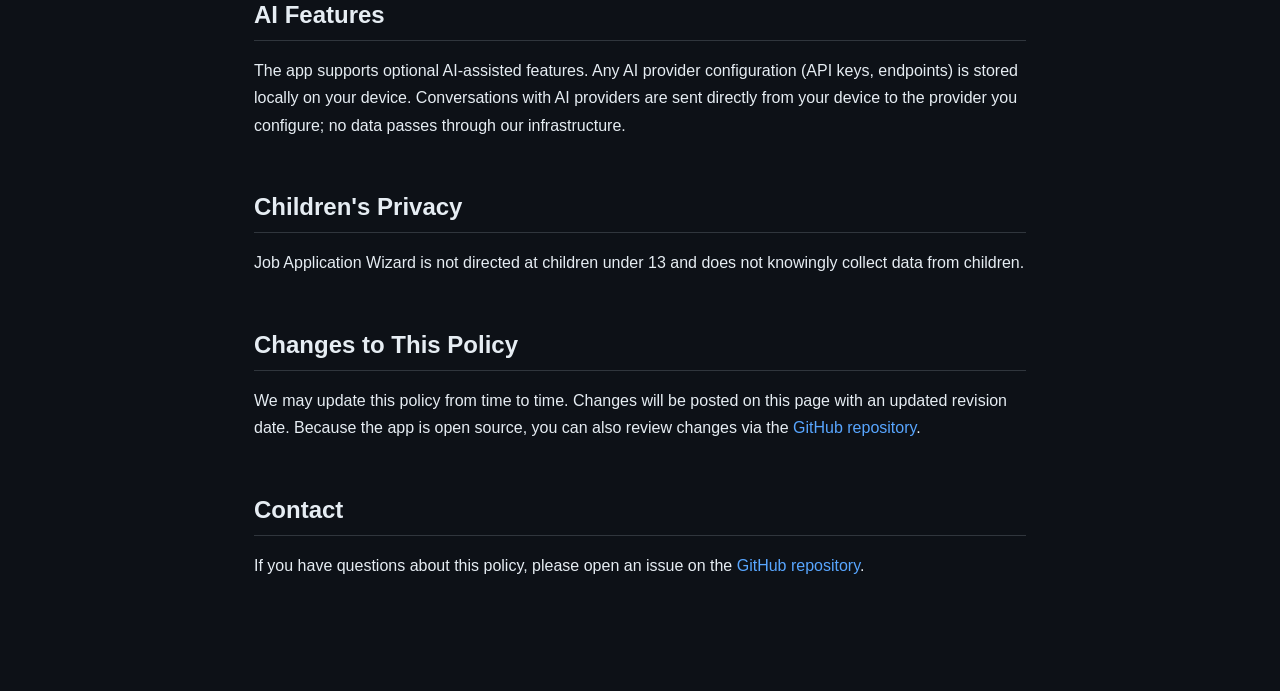
<file: docs/privacy.html>
<!DOCTYPE html>
<html lang="en">
<head>
    <meta charset="UTF-8">
    <meta name="viewport" content="width=device-width, initial-scale=1.0">
    <title>Privacy Policy — Job Application Wizard</title>
    <link rel="stylesheet" href="blogs/blog.css">
</head>
<body>
    <a class="back-link" href="https://github.com/zacspa/JobApplicationWizard">&larr; Back to GitHub</a>

    <h1>Privacy Policy</h1>
    <p class="post-meta">Last updated: March 26, 2026</p>

    <h2>Overview</h2>
    <p>
        Job Application Wizard is an open-source macOS and iOS application that helps you
        track job applications. Your privacy is important to us; this policy explains what
        data the app accesses, how it is used, and your choices.
    </p>

    <h2>Data We Collect</h2>
    <p>
        <strong>Job Application Wizard does not collect, transmit, or store any personal data
        on our servers.</strong> All application data (job listings, notes, contacts, interview
        details, and tasks) is stored locally on your device.
    </p>

    <h2>Google Drive Sync (Optional)</h2>
    <p>
        If you choose to enable Google Drive sync, the app requests access to the
        <code>drive.appdata</code> scope, which is limited to a private, app-specific
        folder in your Google Drive. This folder is not visible in your normal Drive
        file listing.
    </p>
    <p>The app syncs the following structured data to your Google Drive app folder:</p>
    <ul>
        <li>Job application metadata: company name, job title, URL, salary, location, status, and excitement rating</li>
        <li>Contact metadata: name, email, phone</li>
        <li>Interview round metadata: dates, format, interviewer names</li>
        <li>Sub-task titles and completion status</li>
        <li>Custom label names and colors</li>
        <li>App preferences and settings</li>
    </ul>
    <p>The following data is <strong>not</strong> synced and remains only on your device:</p>
    <ul>
        <li>AI chat history</li>
        <li>Full-text job descriptions</li>
        <li>Full-text cover letters</li>
        <li>Document raw text and bulk note content</li>
    </ul>
    <p>
        Sync data is stored as JSON files in your Google Drive app-data folder using an
        append-only event log. You can revoke access at any time through your
        <a href="https://myaccount.google.com/permissions">Google Account permissions</a>.
    </p>

    <h2>Authentication</h2>
    <p>
        Google sign-in uses OAuth 2.0 with PKCE (Proof Key for Code Exchange).
        Refresh tokens are stored securely in the iOS Keychain or macOS Keychain.
        We never see or store your Google password.
    </p>

    <h2>Third-Party Services</h2>
    <p>
        Other than the optional Google Drive integration, Job Application Wizard does not
        communicate with any third-party services, analytics platforms, or advertising
        networks.
    </p>

    <h2>AI Features</h2>
    <p>
        The app supports optional AI-assisted features. Any AI provider configuration
        (API keys, endpoints) is stored locally on your device. Conversations with AI
        providers are sent directly from your device to the provider you configure;
        no data passes through our infrastructure.
    </p>

    <h2>Children's Privacy</h2>
    <p>
        Job Application Wizard is not directed at children under 13 and does not knowingly
        collect data from children.
    </p>

    <h2>Changes to This Policy</h2>
    <p>
        We may update this policy from time to time. Changes will be posted on this page
        with an updated revision date. Because the app is open source, you can also review
        changes via the
        <a href="https://github.com/zacspa/JobApplicationWizard">GitHub repository</a>.
    </p>

    <h2>Contact</h2>
    <p>
        If you have questions about this policy, please open an issue on the
        <a href="https://github.com/zacspa/JobApplicationWizard/issues">GitHub repository</a>.
    </p>
</body>
</html>
</file>
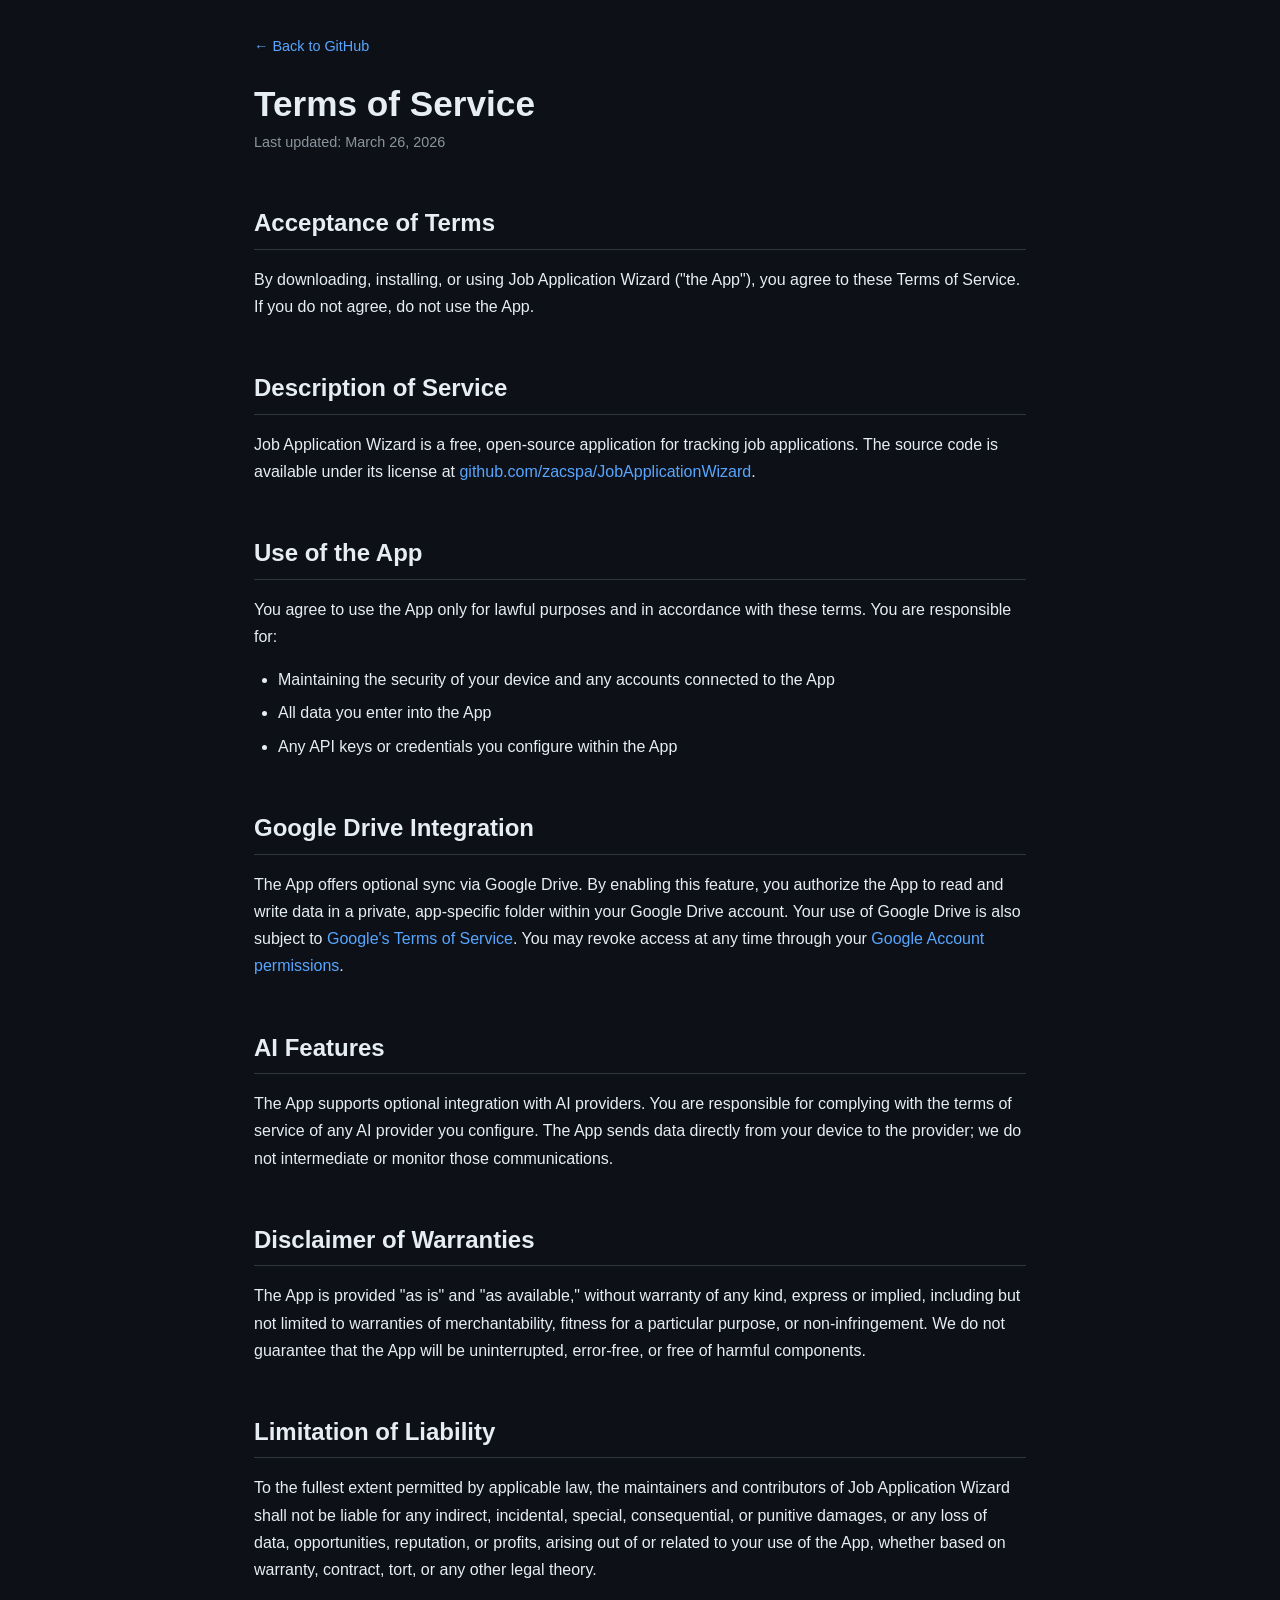
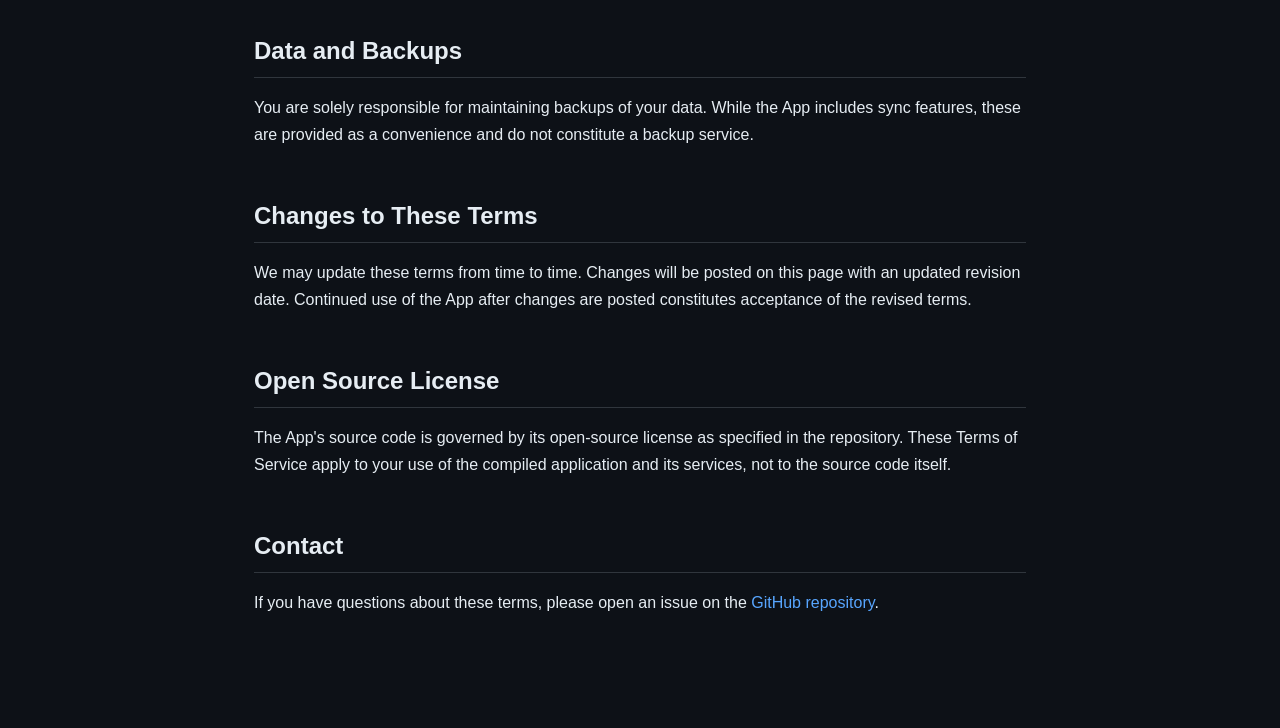
<file: docs/terms.html>
<!DOCTYPE html>
<html lang="en">
<head>
    <meta charset="UTF-8">
    <meta name="viewport" content="width=device-width, initial-scale=1.0">
    <title>Terms of Service — Job Application Wizard</title>
    <link rel="stylesheet" href="blogs/blog.css">
</head>
<body>
    <a class="back-link" href="https://github.com/zacspa/JobApplicationWizard">&larr; Back to GitHub</a>

    <h1>Terms of Service</h1>
    <p class="post-meta">Last updated: March 26, 2026</p>

    <h2>Acceptance of Terms</h2>
    <p>
        By downloading, installing, or using Job Application Wizard ("the App"), you agree
        to these Terms of Service. If you do not agree, do not use the App.
    </p>

    <h2>Description of Service</h2>
    <p>
        Job Application Wizard is a free, open-source application for tracking job
        applications. The source code is available under its license at
        <a href="https://github.com/zacspa/JobApplicationWizard">github.com/zacspa/JobApplicationWizard</a>.
    </p>

    <h2>Use of the App</h2>
    <p>You agree to use the App only for lawful purposes and in accordance with these terms. You are responsible for:</p>
    <ul>
        <li>Maintaining the security of your device and any accounts connected to the App</li>
        <li>All data you enter into the App</li>
        <li>Any API keys or credentials you configure within the App</li>
    </ul>

    <h2>Google Drive Integration</h2>
    <p>
        The App offers optional sync via Google Drive. By enabling this feature, you
        authorize the App to read and write data in a private, app-specific folder within
        your Google Drive account. Your use of Google Drive is also subject to
        <a href="https://policies.google.com/terms">Google's Terms of Service</a>.
        You may revoke access at any time through your
        <a href="https://myaccount.google.com/permissions">Google Account permissions</a>.
    </p>

    <h2>AI Features</h2>
    <p>
        The App supports optional integration with AI providers. You are responsible for
        complying with the terms of service of any AI provider you configure. The App
        sends data directly from your device to the provider; we do not intermediate
        or monitor those communications.
    </p>

    <h2>Disclaimer of Warranties</h2>
    <p>
        The App is provided "as is" and "as available," without warranty of any kind,
        express or implied, including but not limited to warranties of merchantability,
        fitness for a particular purpose, or non-infringement. We do not guarantee that
        the App will be uninterrupted, error-free, or free of harmful components.
    </p>

    <h2>Limitation of Liability</h2>
    <p>
        To the fullest extent permitted by applicable law, the maintainers and contributors
        of Job Application Wizard shall not be liable for any indirect, incidental, special,
        consequential, or punitive damages, or any loss of data, opportunities, reputation,
        or profits, arising out of or related to your use of the App, whether based on
        warranty, contract, tort, or any other legal theory.
    </p>

    <h2>Data and Backups</h2>
    <p>
        You are solely responsible for maintaining backups of your data. While the App
        includes sync features, these are provided as a convenience and do not constitute
        a backup service.
    </p>

    <h2>Changes to These Terms</h2>
    <p>
        We may update these terms from time to time. Changes will be posted on this page
        with an updated revision date. Continued use of the App after changes are posted
        constitutes acceptance of the revised terms.
    </p>

    <h2>Open Source License</h2>
    <p>
        The App's source code is governed by its open-source license as specified in the
        repository. These Terms of Service apply to your use of the compiled application
        and its services, not to the source code itself.
    </p>

    <h2>Contact</h2>
    <p>
        If you have questions about these terms, please open an issue on the
        <a href="https://github.com/zacspa/JobApplicationWizard/issues">GitHub repository</a>.
    </p>
</body>
</html>
</file>
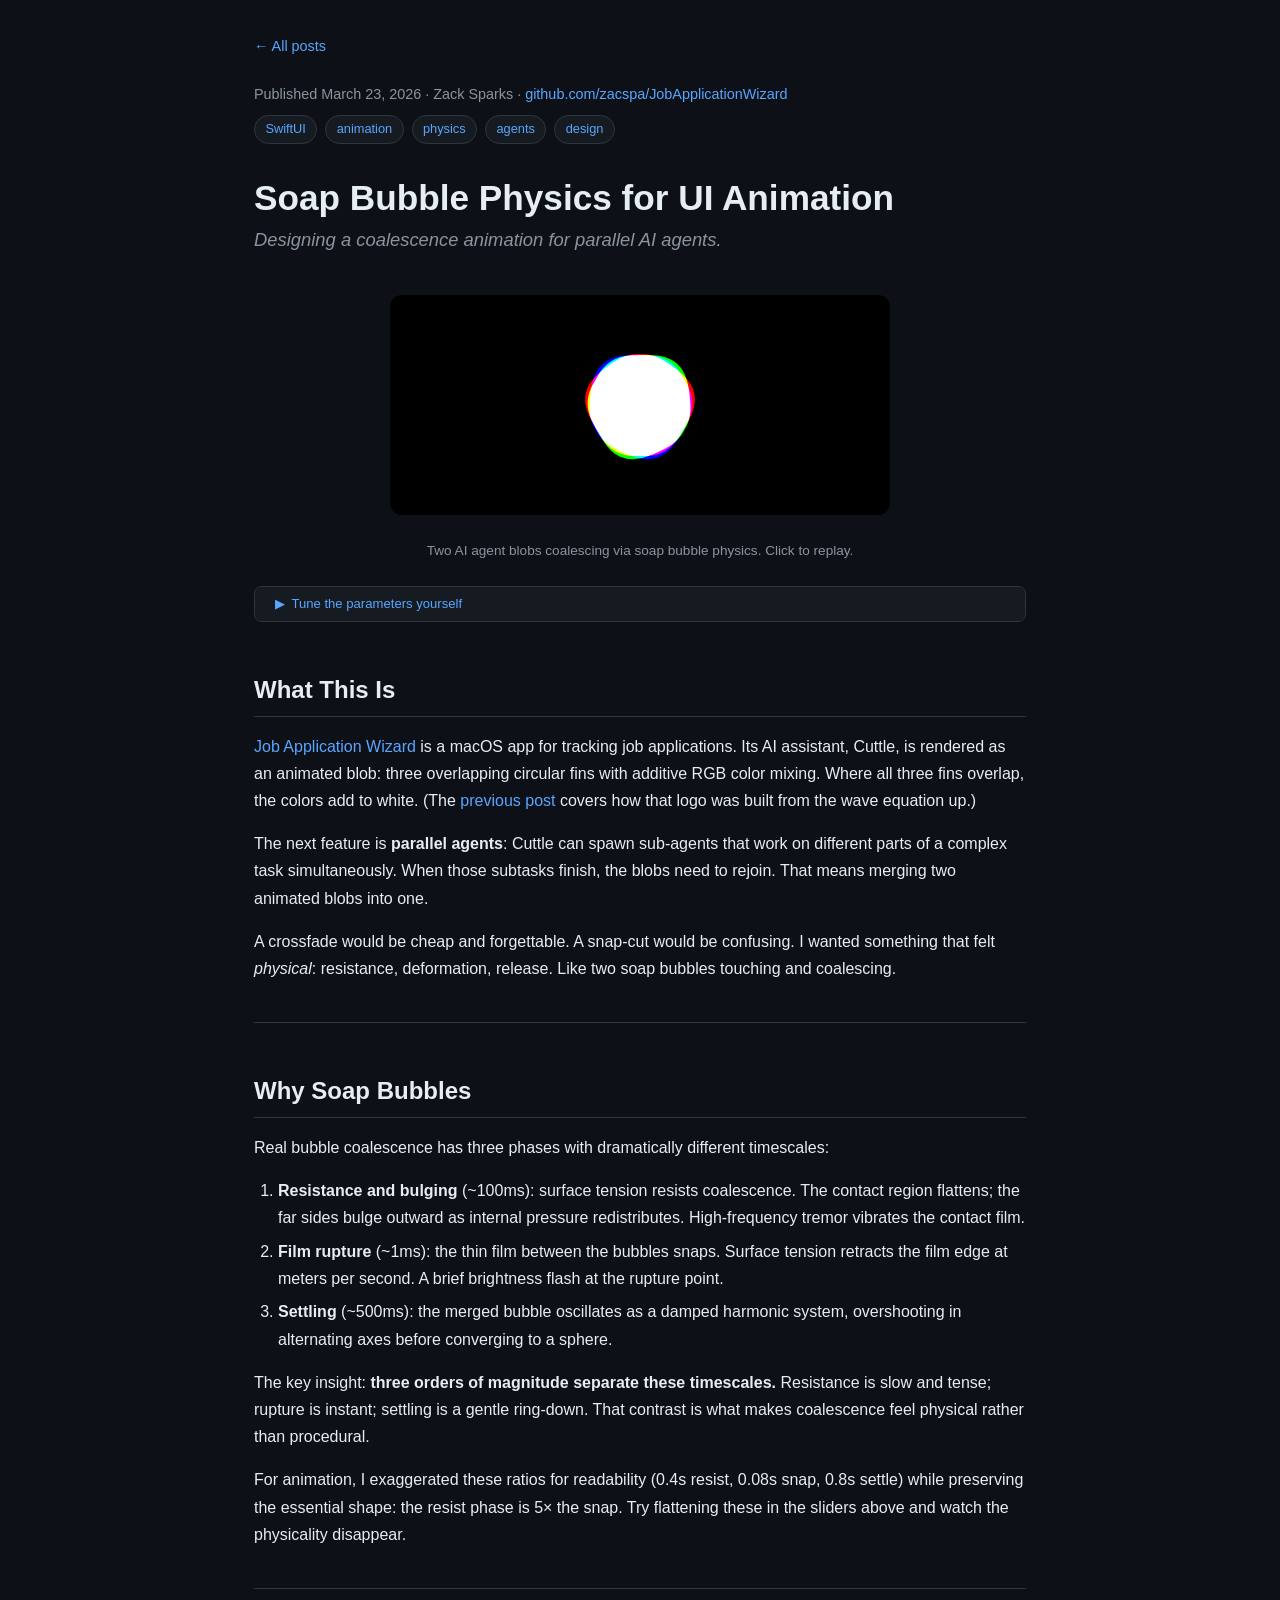
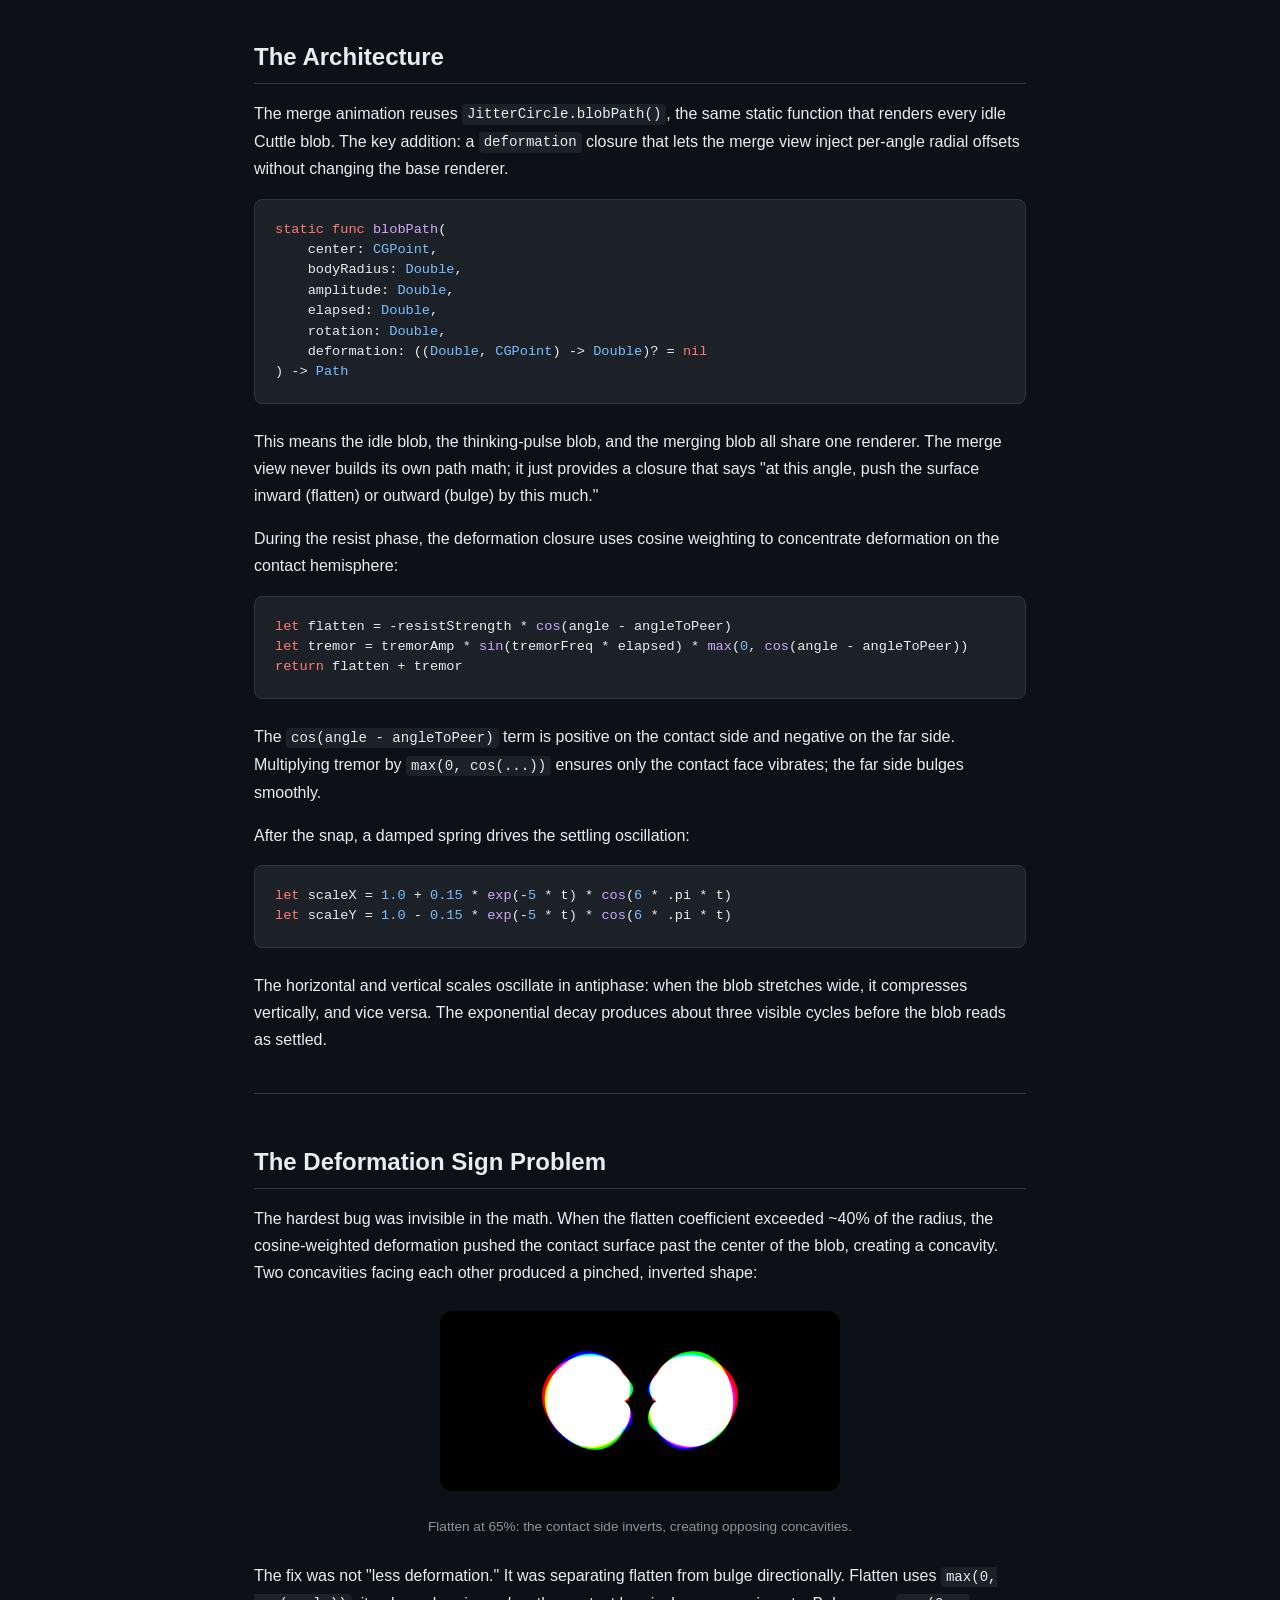
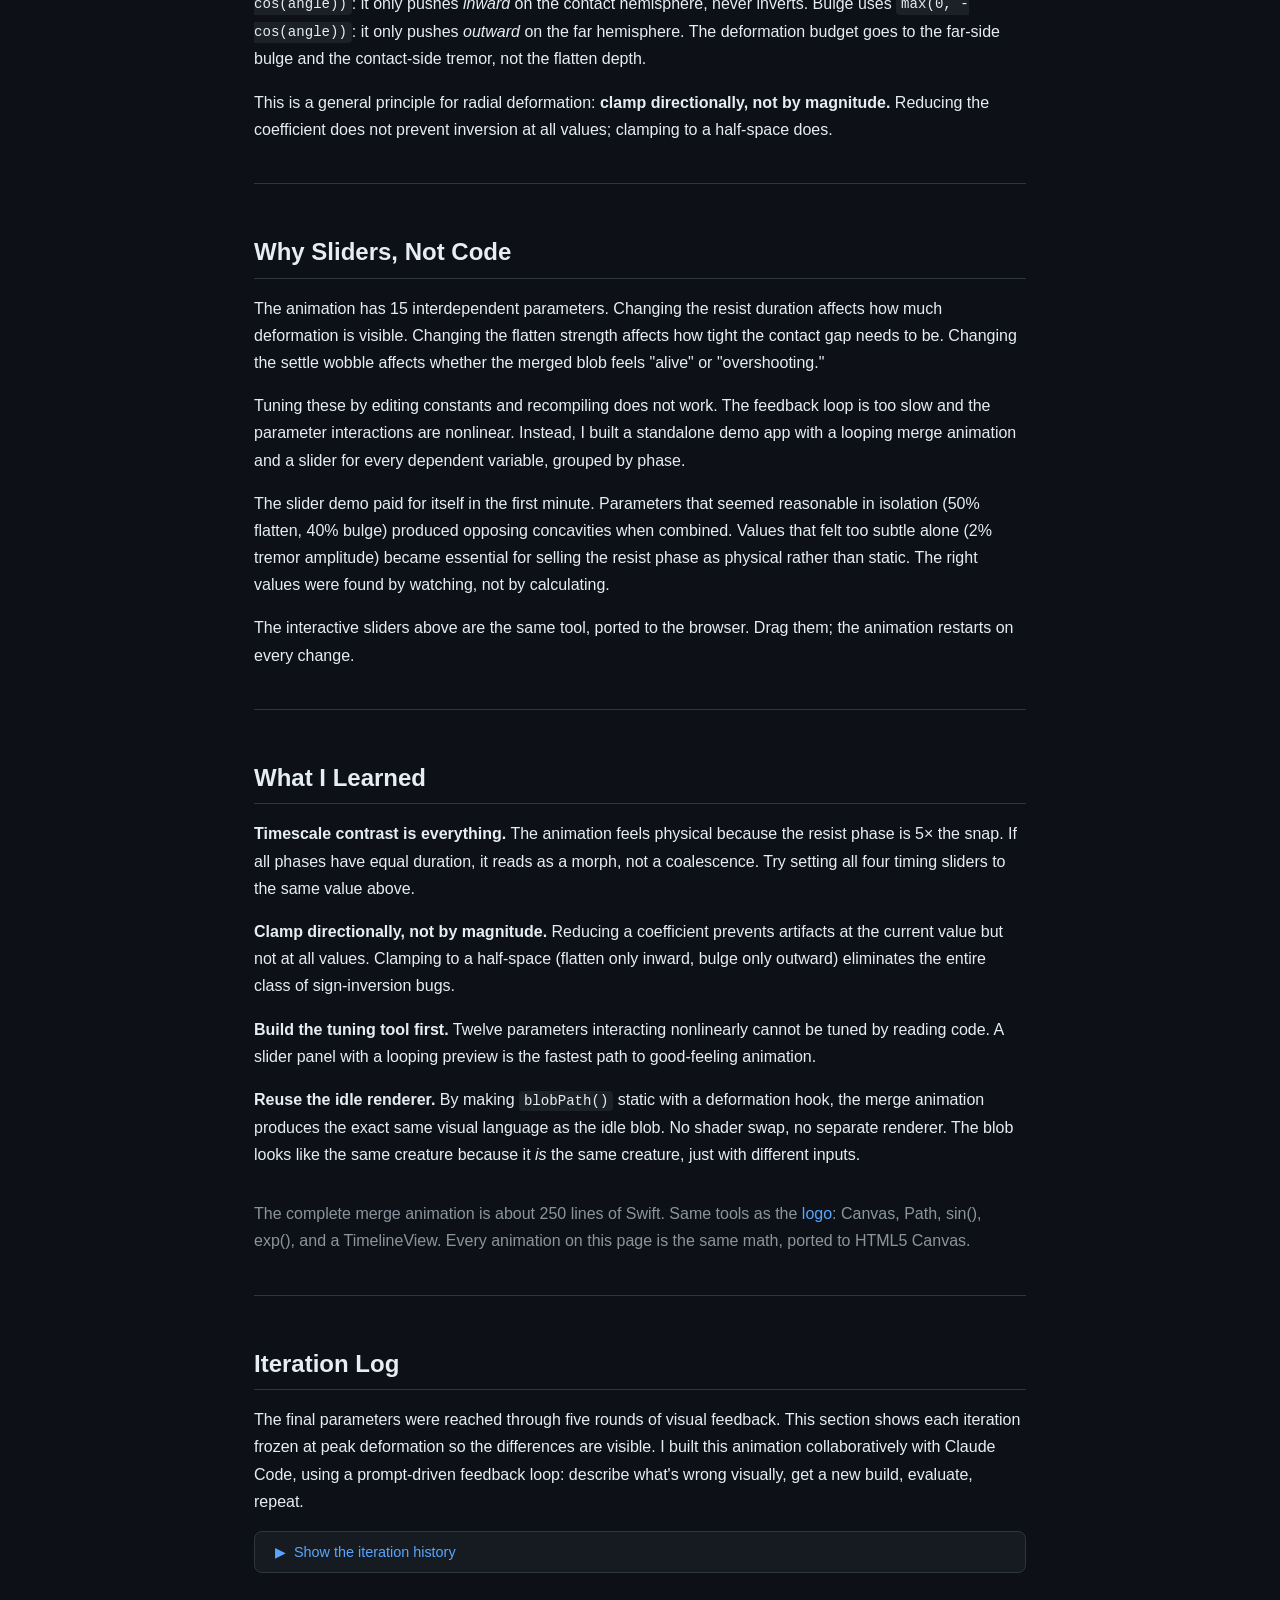
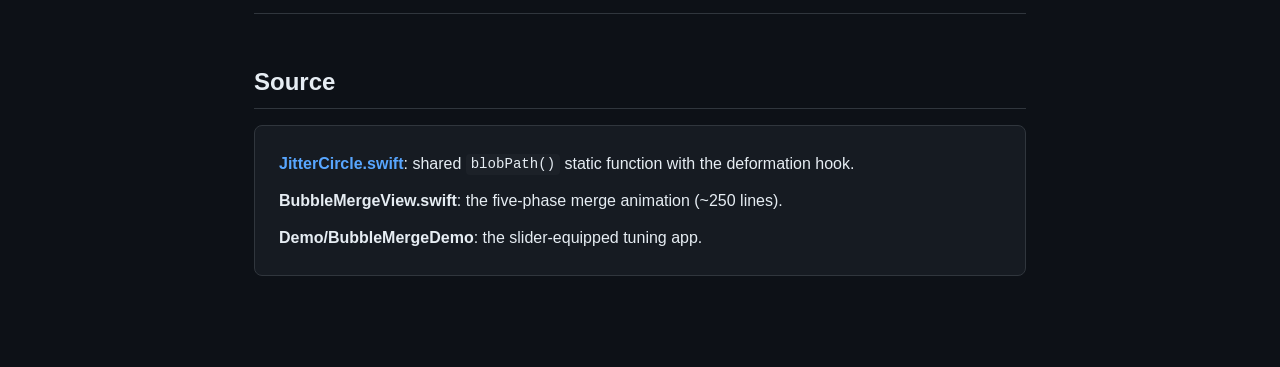
<file: docs/blogs/bubble-merge.html>
<!DOCTYPE html>
<html lang="en">
<head>
    <meta charset="UTF-8">
    <meta name="viewport" content="width=device-width, initial-scale=1.0">
    <title>Soap Bubble Physics for UI Animation</title>
    <meta name="description" content="Designing a coalescence animation for merging parallel AI agent blobs in SwiftUI. Soap bubble physics, additive RGB color mixing, and interactive parameter tuning.">
    <meta name="author" content="Zack Sparks">
    <meta name="date" content="2026-03-23">
    <meta property="og:title" content="Soap Bubble Physics for UI Animation">
    <meta property="og:description" content="Designing a coalescence animation for merging parallel AI agent blobs in SwiftUI Canvas.">
    <meta property="og:type" content="article">
    <link rel="stylesheet" href="blog.css">
    <style>
        canvas { border-radius: 12px; background: #000; display: block; margin: 0 auto; }
        .canvas-wrap { display: flex; justify-content: center; margin: 1.5rem 0; }
        /* Slider panel */
        .slider-panel {
            background: var(--surface, #161b22);
            border: 1px solid var(--border, #30363d);
            border-radius: 8px;
            overflow: hidden;
            margin-bottom: 1.5rem;
        }
        .slider-toggle {
            width: 100%;
            background: var(--surface, #161b22);
            border: none;
            color: var(--accent, #58a6ff);
            font-size: 0.82rem;
            padding: 0.6rem 1.25rem;
            cursor: pointer;
            text-align: left;
            display: flex;
            align-items: center;
            gap: 0.4rem;
        }
        .slider-toggle:hover { background: var(--code-bg, #1c2128); }
        .slider-toggle .arrow { transition: transform 0.2s; display: inline-block; }
        .slider-toggle .arrow.open { transform: rotate(90deg); }
        .slider-grid {
            display: grid;
            grid-template-columns: 1fr 1fr;
            gap: 0 1.5rem;
            padding: 0 1.25rem 1rem;
        }
        .slider-grid.hidden { display: none; }
        .slider-panel .slider-group { min-width: 0; }
        .slider-panel h4 {
            font-size: 0.75rem;
            text-transform: uppercase;
            letter-spacing: 0.06em;
            color: var(--accent, #58a6ff);
            margin: 0.75rem 0 0.35rem;
        }
        .slider-panel h4:first-child { margin-top: 0; }
        .slider-row {
            display: flex;
            align-items: center;
            gap: 0.4rem;
            margin-bottom: 0.25rem;
        }
        .slider-row label {
            font-size: 0.75rem;
            color: var(--text-muted, #8b949e);
            min-width: 72px;
            text-align: right;
            flex-shrink: 0;
        }
        .slider-row input[type="range"] {
            flex: 1;
            accent-color: var(--accent, #58a6ff);
            height: 4px;
            min-width: 0;
        }
        .slider-row .val {
            font-size: 0.72rem;
            color: var(--text-muted, #8b949e);
            min-width: 38px;
            font-family: "SF Mono", "Fira Code", monospace;
            flex-shrink: 0;
        }
        .slider-panel .reset-row {
            grid-column: 1 / -1;
            margin-top: 0.5rem;
        }
        .slider-panel .reset-btn {
            background: var(--code-bg, #1c2128);
            border: 1px solid var(--border, #30363d);
            color: var(--text, #e6edf3);
            border-radius: 6px;
            padding: 0.3rem 0.8rem;
            font-size: 0.78rem;
            cursor: pointer;
        }
        .slider-panel .reset-btn:hover { border-color: var(--accent, #58a6ff); }
        /* Iteration log (collapsible) */
        .iter-toggle {
            background: var(--surface, #161b22);
            border: 1px solid var(--border, #30363d);
            border-radius: 8px;
            color: var(--accent, #58a6ff);
            font-size: 0.9rem;
            padding: 0.75rem 1.25rem;
            cursor: pointer;
            width: 100%;
            text-align: left;
            display: flex;
            align-items: center;
            gap: 0.5rem;
            margin-bottom: 0.5rem;
        }
        .iter-toggle:hover { background: var(--code-bg, #1c2128); }
        .iter-toggle .arrow { transition: transform 0.2s; display: inline-block; }
        .iter-toggle .arrow.open { transform: rotate(90deg); }
        .iter-log { margin-bottom: 1.5rem; }
        .iter-log.hidden { display: none; }
        .iter-compare {
            display: flex;
            gap: 1rem;
            justify-content: center;
            flex-wrap: wrap;
            margin: 1.5rem 0;
        }
        .iter-compare figure { text-align: center; }
        .iter-compare figcaption {
            font-size: 0.78rem;
            color: var(--text-muted, #8b949e);
            margin-top: 0.3rem;
        }
        @media (max-width: 640px) {
            .slider-grid { grid-template-columns: 1fr; }
            .iter-compare { flex-direction: column; align-items: center; }
        }
    </style>
</head>
<body>

    <a class="back-link" href="index.html">&larr; All posts</a>

    <article>
        <p class="post-meta">
            Published March 23, 2026 &middot; Zack Sparks &middot;
            <a href="https://github.com/zacspa/JobApplicationWizard">github.com/zacspa/JobApplicationWizard</a>
        </p>

        <div class="tags">
            <span class="tag">SwiftUI</span>
            <span class="tag">animation</span>
            <span class="tag">physics</span>
            <span class="tag">agents</span>
            <span class="tag">design</span>
        </div>

        <h1>Soap Bubble Physics for UI Animation</h1>
        <p class="subtitle">Designing a coalescence animation for parallel AI agents.</p>

        <!-- 1. The Result (lead with the final thing) -->

        <div class="canvas-wrap"><canvas id="final" width="500" height="220"></canvas></div>
        <p class="caption">Two AI agent blobs coalescing via soap bubble physics. Click to replay.</p>

        <div class="slider-panel" id="sliderPanel">
            <button class="slider-toggle" id="sliderToggle">
                <span class="arrow" id="sliderArrow">&#9654;</span>
                Tune the parameters yourself
            </button>
            <div class="slider-grid hidden" id="sliderGrid">
                <div class="slider-group">
                    <h4>Timing</h4>
                    <div class="slider-row">
                        <label>Approach</label>
                        <input type="range" id="s_approachDur" min="0.1" max="1.5" step="0.05" value="0.6">
                        <span class="val" id="v_approachDur">0.60s</span>
                    </div>
                    <div class="slider-row">
                        <label>Resist</label>
                        <input type="range" id="s_resistDur" min="0.1" max="1.2" step="0.05" value="0.4">
                        <span class="val" id="v_resistDur">0.40s</span>
                    </div>
                    <div class="slider-row">
                        <label>Snap</label>
                        <input type="range" id="s_snapDur" min="0.02" max="0.3" step="0.01" value="0.08">
                        <span class="val" id="v_snapDur">0.08s</span>
                    </div>
                    <div class="slider-row">
                        <label>Settle</label>
                        <input type="range" id="s_settleDur" min="0.2" max="2.0" step="0.05" value="0.8">
                        <span class="val" id="v_settleDur">0.80s</span>
                    </div>
                    <h4>Approach</h4>
                    <div class="slider-row">
                        <label>Start gap</label>
                        <input type="range" id="s_startGap" min="2.0" max="4.0" step="0.1" value="2.8">
                        <span class="val" id="v_startGap">2.8r</span>
                    </div>
                    <div class="slider-row">
                        <label>Contact gap</label>
                        <input type="range" id="s_contactGap" min="1.5" max="2.5" step="0.05" value="2.08">
                        <span class="val" id="v_contactGap">2.08r</span>
                    </div>
                    <h4>Resist</h4>
                    <div class="slider-row">
                        <label>Flatten</label>
                        <input type="range" id="s_flatten" min="0" max="0.6" step="0.01" value="0.20">
                        <span class="val" id="v_flatten">0.20</span>
                    </div>
                    <div class="slider-row">
                        <label>Bulge</label>
                        <input type="range" id="s_bulge" min="0" max="0.6" step="0.01" value="0.18">
                        <span class="val" id="v_bulge">0.18</span>
                    </div>
                </div>
                <div class="slider-group">
                    <h4>Resist (cont.)</h4>
                    <div class="slider-row">
                        <label>Tremor amp</label>
                        <input type="range" id="s_tremorAmp" min="0" max="0.1" step="0.005" value="0.02">
                        <span class="val" id="v_tremorAmp">0.020</span>
                    </div>
                    <div class="slider-row">
                        <label>Tremor Hz</label>
                        <input type="range" id="s_tremorHz" min="2" max="20" step="0.5" value="8">
                        <span class="val" id="v_tremorHz">8.0</span>
                    </div>
                    <h4>Snap</h4>
                    <div class="slider-row">
                        <label>Flash opacity</label>
                        <input type="range" id="s_flashOp" min="0" max="1.0" step="0.05" value="0.6">
                        <span class="val" id="v_flashOp">0.60</span>
                    </div>
                    <h4>Settle</h4>
                    <div class="slider-row">
                        <label>Wobble amp</label>
                        <input type="range" id="s_wobbleAmp" min="0" max="0.6" step="0.01" value="0.30">
                        <span class="val" id="v_wobbleAmp">0.30</span>
                    </div>
                    <div class="slider-row">
                        <label>Wobble decay</label>
                        <input type="range" id="s_wobbleDecay" min="1" max="15" step="0.5" value="6">
                        <span class="val" id="v_wobbleDecay">6.0</span>
                    </div>
                    <div class="slider-row">
                        <label>Stretch</label>
                        <input type="range" id="s_stretch" min="0" max="0.4" step="0.01" value="0.15">
                        <span class="val" id="v_stretch">0.15</span>
                    </div>
                    <div class="slider-row">
                        <label>Stretch decay</label>
                        <input type="range" id="s_stretchDecay" min="1" max="15" step="0.5" value="5">
                        <span class="val" id="v_stretchDecay">5.0</span>
                    </div>
                    <div class="slider-row">
                        <label>Cycles</label>
                        <input type="range" id="s_cycles" min="1" max="8" step="0.5" value="3">
                        <span class="val" id="v_cycles">3.0</span>
                    </div>
                </div>
                <div class="reset-row">
                    <button class="reset-btn" id="resetSliders">Reset defaults</button>
                </div>
            </div>
        </div>

        <!-- 2. Context: what is this and why does it exist -->
        <h2>What This Is</h2>

        <p>
            <a href="https://github.com/zacspa/JobApplicationWizard">Job Application Wizard</a> is a
            macOS app for tracking job applications. Its AI assistant, Cuttle, is rendered as an animated
            blob: three overlapping circular fins with additive RGB color mixing. Where all three fins
            overlap, the colors add to white. (The <a href="cuttlefin/index.html">previous post</a>
            covers how that logo was built from the wave equation up.)
        </p>

        <p>
            The next feature is <strong>parallel agents</strong>: Cuttle can spawn sub-agents that work
            on different parts of a complex task simultaneously. When those subtasks finish, the blobs
            need to rejoin. That means merging two animated blobs into one.
        </p>

        <p>
            A crossfade would be cheap and forgettable. A snap-cut would be confusing. I wanted something
            that felt <em>physical</em>: resistance, deformation, release. Like two soap bubbles touching
            and coalescing.
        </p>

        <hr>

        <!-- 3. The Physics Model -->
        <h2>Why Soap Bubbles</h2>

        <p>Real bubble coalescence has three phases with dramatically different timescales:</p>

        <ol>
            <li>
                <strong>Resistance and bulging</strong> (~100ms): surface tension resists coalescence. The
                contact region flattens; the far sides bulge outward as internal pressure redistributes.
                High-frequency tremor vibrates the contact film.
            </li>
            <li>
                <strong>Film rupture</strong> (~1ms): the thin film between the bubbles snaps. Surface
                tension retracts the film edge at meters per second. A brief brightness flash at the
                rupture point.
            </li>
            <li>
                <strong>Settling</strong> (~500ms): the merged bubble oscillates as a damped harmonic
                system, overshooting in alternating axes before converging to a sphere.
            </li>
        </ol>

        <p>
            The key insight: <strong>three orders of magnitude separate these timescales.</strong>
            Resistance is slow and tense; rupture is instant; settling is a gentle ring-down. That
            contrast is what makes coalescence feel physical rather than procedural.
        </p>

        <p>
            For animation, I exaggerated these ratios for readability (0.4s resist, 0.08s snap, 0.8s settle)
            while preserving the essential shape: the resist phase is 5&times; the snap. Try flattening
            these in the sliders above and watch the physicality disappear.
        </p>

        <hr>

        <!-- 4. The Architecture -->
        <h2>The Architecture</h2>

        <p>
            The merge animation reuses <code>JitterCircle.blobPath()</code>, the same static function that
            renders every idle Cuttle blob. The key addition: a <code>deformation</code> closure that lets
            the merge view inject per-angle radial offsets without changing the base renderer.
        </p>

<pre><code><span class="kw">static func</span> <span class="fn">blobPath</span>(
    center: <span class="type">CGPoint</span>,
    bodyRadius: <span class="type">Double</span>,
    amplitude: <span class="type">Double</span>,
    elapsed: <span class="type">Double</span>,
    rotation: <span class="type">Double</span>,
    deformation: ((<span class="type">Double</span>, <span class="type">CGPoint</span>) -> <span class="type">Double</span>)? = <span class="kw">nil</span>
) -> <span class="type">Path</span></code></pre>

        <p>
            This means the idle blob, the thinking-pulse blob, and the merging blob all share one
            renderer. The merge view never builds its own path math; it just provides a closure that
            says "at this angle, push the surface inward (flatten) or outward (bulge) by this much."
        </p>

        <p>
            During the resist phase, the deformation closure uses cosine weighting to concentrate
            deformation on the contact hemisphere:
        </p>

<pre><code><span class="kw">let</span> flatten = -resistStrength * <span class="fn">cos</span>(angle - angleToPeer)
<span class="kw">let</span> tremor = tremorAmp * <span class="fn">sin</span>(tremorFreq * elapsed) * <span class="fn">max</span>(<span class="num">0</span>, <span class="fn">cos</span>(angle - angleToPeer))
<span class="kw">return</span> flatten + tremor</code></pre>

        <p>
            The <code>cos(angle - angleToPeer)</code> term is positive on the contact side and negative
            on the far side. Multiplying tremor by <code>max(0, cos(...))</code> ensures only the contact
            face vibrates; the far side bulges smoothly.
        </p>

        <p>
            After the snap, a damped spring drives the settling oscillation:
        </p>

<pre><code><span class="kw">let</span> scaleX = <span class="num">1.0</span> + <span class="num">0.15</span> * <span class="fn">exp</span>(-<span class="num">5</span> * t) * <span class="fn">cos</span>(<span class="num">6</span> * .pi * t)
<span class="kw">let</span> scaleY = <span class="num">1.0</span> - <span class="num">0.15</span> * <span class="fn">exp</span>(-<span class="num">5</span> * t) * <span class="fn">cos</span>(<span class="num">6</span> * .pi * t)</code></pre>

        <p>
            The horizontal and vertical scales oscillate in antiphase: when the blob stretches wide, it
            compresses vertically, and vice versa. The exponential decay produces about three visible
            cycles before the blob reads as settled.
        </p>

        <hr>

        <!-- 5. The Sign Problem -->
        <h2>The Deformation Sign Problem</h2>

        <p>
            The hardest bug was invisible in the math. When the flatten coefficient exceeded ~40% of the
            radius, the cosine-weighted deformation pushed the contact surface past the center of the blob,
            creating a concavity. Two concavities facing each other produced a pinched, inverted shape:
        </p>

        <div class="canvas-wrap"><canvas id="concavity" width="400" height="180"></canvas></div>
        <p class="caption">Flatten at 65%: the contact side inverts, creating opposing concavities.</p>

        <p>
            The fix was not "less deformation." It was separating flatten from bulge directionally.
            Flatten uses <code>max(0, cos(angle))</code>: it only pushes <em>inward</em> on the contact
            hemisphere, never inverts. Bulge uses <code>max(0, -cos(angle))</code>: it only pushes
            <em>outward</em> on the far hemisphere. The deformation budget goes to the far-side bulge and
            the contact-side tremor, not the flatten depth.
        </p>

        <p>
            This is a general principle for radial deformation: <strong>clamp directionally, not by
            magnitude.</strong> Reducing the coefficient does not prevent inversion at all values; clamping
            to a half-space does.
        </p>

        <hr>

        <!-- 6. Tuning Methodology -->
        <h2>Why Sliders, Not Code</h2>

        <p>
            The animation has 15 interdependent parameters. Changing the resist duration affects how much
            deformation is visible. Changing the flatten strength affects how tight the contact gap needs
            to be. Changing the settle wobble affects whether the merged blob feels "alive" or
            "overshooting."
        </p>

        <p>
            Tuning these by editing constants and recompiling does not work. The feedback loop is too slow
            and the parameter interactions are nonlinear. Instead, I built a standalone demo app with a
            looping merge animation and a slider for every dependent variable, grouped by phase.
        </p>

        <p>
            The slider demo paid for itself in the first minute. Parameters that seemed reasonable in
            isolation (50% flatten, 40% bulge) produced opposing concavities when combined. Values that felt
            too subtle alone (2% tremor amplitude) became essential for selling the resist phase as
            physical rather than static. The right values were found by watching, not by calculating.
        </p>

        <p>
            The interactive sliders above are the same tool, ported to the browser. Drag them; the
            animation restarts on every change.
        </p>

        <hr>

        <!-- 7. What I Learned -->
        <h2>What I Learned</h2>

        <p>
            <strong>Timescale contrast is everything.</strong> The animation feels physical because the
            resist phase is 5&times; the snap. If all phases have equal duration, it reads as a morph,
            not a coalescence. Try setting all four timing sliders to the same value above.
        </p>

        <p>
            <strong>Clamp directionally, not by magnitude.</strong> Reducing a coefficient prevents
            artifacts at the current value but not at all values. Clamping to a half-space (flatten only
            inward, bulge only outward) eliminates the entire class of sign-inversion bugs.
        </p>

        <p>
            <strong>Build the tuning tool first.</strong> Twelve parameters interacting nonlinearly cannot
            be tuned by reading code. A slider panel with a looping preview is the fastest path to
            good-feeling animation.
        </p>

        <p>
            <strong>Reuse the idle renderer.</strong> By making <code>blobPath()</code> static with a
            deformation hook, the merge animation produces the exact same visual language as the idle blob.
            No shader swap, no separate renderer. The blob looks like the same creature because it
            <em>is</em> the same creature, just with different inputs.
        </p>

        <p style="margin-top:2rem; color:var(--text-muted);">
            The complete merge animation is about 250 lines of Swift. Same tools as the
            <a href="cuttlefin/index.html">logo</a>: Canvas, Path, sin(), exp(), and a TimelineView.
            Every animation on this page is the same math, ported to HTML5 Canvas.
        </p>

        <hr>

        <!-- 8. Iteration log (collapsible) -->
        <h2>Iteration Log</h2>

        <p>
            The final parameters were reached through five rounds of visual feedback. This section
            shows each iteration frozen at peak deformation so the differences are visible. I built
            this animation collaboratively with Claude Code, using a prompt-driven feedback loop:
            describe what's wrong visually, get a new build, evaluate, repeat.
        </p>

        <button class="iter-toggle" id="iterToggle">
            <span class="arrow" id="iterArrow">&#9654;</span>
            Show the iteration history
        </button>

        <div class="iter-log hidden" id="iterLog">

            <h3>Round 1: First build</h3>
            <p>
                Five-phase state machine with hardcoded durations. Flatten at 5% of radius; no far-side
                bulge; no settling shrink-back. The deformation was invisible at 48px, and the merged blob
                stayed permanently oversized.
            </p>

            <h3>Round 2: Visible deformation + shrink-back</h3>
            <p>
                Flatten to 20%, bulge to 12%, tremor added. Post-merge blob now starts at &radic;2&times;
                radius and shrinks back over 1.8s. The animation reads as "something happened" for the
                first time.
            </p>

            <h3>Round 3: Tighter gap</h3>
            <p>
                Flatten to 35%, bulge to 25%. Pressed gap tightened from 1.7r to 1.2r so the blobs
                visibly press against each other. Now the squish is unmistakable.
            </p>

            <h3>Round 4: The sign problem</h3>
            <p>
                Added pressure-driven deformation that ramped with proximity (up to 2.5&times; at peak
                squeeze). Flatten hit 65%, inverted, created opposing concavities. Fix: clamped flatten to
                the contact hemisphere only, moved deformation energy to far-side bulge.
            </p>

            <div class="iter-compare">
                <figure>
                    <canvas id="iterA" width="200" height="140"></canvas>
                    <figcaption>Round 1: subtle</figcaption>
                </figure>
                <figure>
                    <canvas id="iterB" width="200" height="140"></canvas>
                    <figcaption>Round 3: visible squish</figcaption>
                </figure>
                <figure>
                    <canvas id="iterC" width="200" height="140"></canvas>
                    <figcaption>Round 4: concavity inversion</figcaption>
                </figure>
            </div>
            <p class="caption">Each iteration frozen at peak resist phase for comparison.</p>

            <h3>Round 5: Slider tuning</h3>
            <p>
                Built a standalone demo app with 15 sliders. Spent ten minutes dragging and watching.
                Converged on the final values: 20% flatten, 18% bulge, 2% tremor at 8Hz, 0.08s snap with
                60% flash, damped spring settle at 30% wobble decaying over 3 cycles.
            </p>
        </div>

        <hr>

        <h2>Source</h2>

        <div class="cta">
            <p>
                <strong><a href="https://github.com/zacspa/JobApplicationWizard/blob/main/Sources/JobApplicationWizardCore/Components/JitterCircle.swift">JitterCircle.swift</a></strong>:
                shared <code>blobPath()</code> static function with the deformation hook.
            </p>
            <p>
                <strong>BubbleMergeView.swift</strong>: the five-phase merge animation (~250 lines).
            </p>
            <p>
                <strong>Demo/BubbleMergeDemo</strong>: the slider-equipped tuning app.
            </p>
        </div>

    </article>

<script>
// ============================================================
// Shared blob math (ported from JitterCircle.blobPath)
// ============================================================
var FREQ = 1.1, WL = 0.46, WSPEED = -0.7, TTAPER = 0.0, TCURVE = 3.8;

function blobPath(cx, cy, bodyRadius, amplitude, elapsed, rotation, segments, deformation) {
    segments = segments || 200;
    var numWaves = Math.max(1, Math.round(1.0 / WL));
    var k = 2 * Math.PI * numWaves;
    var omega = 2 * Math.PI * FREQ * WSPEED;
    var pts = [];
    for (var i = 0; i < segments; i++) {
        var t = i / segments;
        var angle = rotation - Math.PI / 2 + 2 * Math.PI * t;
        var ax = cx + bodyRadius * Math.cos(angle);
        var ay = cy + bodyRadius * Math.sin(angle);
        var nx = Math.cos(angle), ny = Math.sin(angle);
        var wp = t <= 0.5 ? t * 2 : (1 - t) * 2;
        var taper = 1.0 - TTAPER * Math.pow(wp, TCURVE);
        var poleFade = Math.sin(Math.PI * wp);
        var wave = Math.sin(k * wp - omega * elapsed);
        var d = amplitude * taper * wave * poleFade;
        var baseW = amplitude * 0.6;
        var offset = baseW * taper * poleFade + d;
        if (deformation) offset += deformation(angle, ax, ay);
        pts.push([ax + offset * nx, ay + offset * ny]);
    }
    return pts;
}

function fillBlob(ctx, pts, color) {
    ctx.beginPath();
    ctx.moveTo(pts[0][0], pts[0][1]);
    for (var i = 1; i < pts.length; i++) ctx.lineTo(pts[i][0], pts[i][1]);
    ctx.closePath();
    ctx.fillStyle = color;
    ctx.fill();
}

var INSTANCES = [
    {rot: 0,            color: 'rgb(255,0,0)'},
    {rot: 2*Math.PI/3,  color: 'rgb(0,255,0)'},
    {rot: 4*Math.PI/3,  color: 'rgb(0,0,255)'},
];

function drawIdleBlob(ctx, cx, cy, radius, elapsed, ampFrac) {
    ampFrac = ampFrac || 0.08;
    var amp = radius * ampFrac;
    for (var ii = 0; ii < INSTANCES.length; ii++) {
        var inst = INSTANCES[ii];
        fillBlob(ctx, blobPath(cx, cy, radius, amp, elapsed, inst.rot), inst.color);
    }
}

// ============================================================
// Slider toggle
// ============================================================
document.getElementById('sliderToggle').addEventListener('click', function() {
    var grid = document.getElementById('sliderGrid');
    var arrow = document.getElementById('sliderArrow');
    grid.classList.toggle('hidden');
    arrow.classList.toggle('open');
});

// ============================================================
// Iteration log toggle
// ============================================================
document.getElementById('iterToggle').addEventListener('click', function() {
    var log = document.getElementById('iterLog');
    var arrow = document.getElementById('iterArrow');
    log.classList.toggle('hidden');
    arrow.classList.toggle('open');
});

// ============================================================
// Final: interactive version driven by sliders
// ============================================================
(function() {
    var c = document.getElementById('final');
    var ctx = c.getContext('2d');
    var start = performance.now() / 1000;
    var R = 36;
    c.style.cursor = 'pointer';
    c.addEventListener('click', function() { start = performance.now() / 1000; });

    var DEFAULTS = {
        approachDur: 0.6, resistDur: 0.4, snapDur: 0.08, settleDur: 0.8,
        startGap: 2.8, contactGap: 2.08,
        flatten: 0.20, bulge: 0.18, tremorAmp: 0.02, tremorHz: 8,
        flashOp: 0.6,
        wobbleAmp: 0.30, wobbleDecay: 6, stretch: 0.15, stretchDecay: 5, cycles: 3
    };

    function sl(id) { return document.getElementById('s_' + id); }
    function vl(id) { return document.getElementById('v_' + id); }
    function S(id) { return parseFloat(sl(id).value); }

    var sliderIds = Object.keys(DEFAULTS);
    var fmts = {
        approachDur: function(v){return v.toFixed(2)+'s';},
        resistDur:   function(v){return v.toFixed(2)+'s';},
        snapDur:     function(v){return v.toFixed(2)+'s';},
        settleDur:   function(v){return v.toFixed(2)+'s';},
        startGap:    function(v){return v.toFixed(1)+'r';},
        contactGap:  function(v){return v.toFixed(2)+'r';},
        flatten:     function(v){return v.toFixed(2);},
        bulge:       function(v){return v.toFixed(2);},
        tremorAmp:   function(v){return v.toFixed(3);},
        tremorHz:    function(v){return v.toFixed(1);},
        flashOp:     function(v){return v.toFixed(2);},
        wobbleAmp:   function(v){return v.toFixed(2);},
        wobbleDecay: function(v){return v.toFixed(1);},
        stretch:     function(v){return v.toFixed(2);},
        stretchDecay:function(v){return v.toFixed(1);},
        cycles:      function(v){return v.toFixed(1);}
    };

    sliderIds.forEach(function(id) {
        var s = sl(id);
        if (!s) return;
        s.addEventListener('input', function() {
            vl(id).textContent = fmts[id](parseFloat(s.value));
            start = performance.now() / 1000;
        });
    });

    document.getElementById('resetSliders').addEventListener('click', function() {
        sliderIds.forEach(function(id) {
            var s = sl(id);
            if (!s) return;
            s.value = DEFAULTS[id];
            vl(id).textContent = fmts[id](DEFAULTS[id]);
        });
        start = performance.now() / 1000;
    });

    function getPhaseS(elapsed) {
        var ad = S('approachDur'), rd = S('resistDur'), sd = S('snapDur'), sed = S('settleDur');
        var t1 = ad, t2 = t1 + rd, t3 = t2 + sd, t4 = t3 + sed;
        if (elapsed < t1) return {phase:'approach', p: elapsed / ad};
        if (elapsed < t2) return {phase:'resist', p: (elapsed - t1) / rd};
        if (elapsed < t3) return {phase:'snap', p: (elapsed - t2) / sd};
        if (elapsed < t4) return {phase:'settle', p: (elapsed - t3) / sed};
        return {phase:'merged', p: 1};
    }

    function totalDur() {
        return S('approachDur') + S('resistDur') + S('snapDur') + S('settleDur');
    }

    function draw() {
        var now = performance.now() / 1000;
        var loopDur = totalDur() + 1.5;
        var elapsed = (now - start) % loopDur;
        ctx.clearRect(0, 0, c.width, c.height);
        ctx.globalCompositeOperation = 'lighter';
        var cx = c.width/2, cy = c.height/2;
        var amp = R * 0.08;
        var ph = getPhaseS(elapsed);
        var spacing = R * S('startGap');
        var contactGap = R * S('contactGap');
        var mergedR = R * Math.SQRT2;

        if (ph.phase === 'approach') {
            var t = ph.p * ph.p * ph.p;
            var gap = spacing - (spacing - contactGap) * t;
            var ampScale = 1 + 0.25 * t;
            drawIdleBlob(ctx, cx - gap/2, cy, R, elapsed, 0.08 * ampScale);
            drawIdleBlob(ctx, cx + gap/2, cy, R, elapsed, 0.08 * ampScale);
        } else if (ph.phase === 'resist') {
            var t = 1-(1-ph.p)*(1-ph.p);
            var flatStr = R * S('flatten') * t;
            var bulgeStr = R * S('bulge') * t;
            var ta = R * S('tremorAmp') * t;
            var tHz = S('tremorHz') * 2 * Math.PI;
            for (var ii=0; ii<INSTANCES.length; ii++) {
                var inst = INSTANCES[ii];
                var deformL = (function(fs,bs,ta2,tHz2) { return function(angle) {
                    var ca = Math.cos(angle);
                    return -fs * Math.max(0,ca) + bs * Math.max(0, -ca) + ta2 * Math.sin(tHz2*elapsed) * Math.max(0,ca);
                };})(flatStr,bulgeStr,ta,tHz);
                fillBlob(ctx, blobPath(cx - contactGap/2, cy, R, amp*1.25, elapsed, inst.rot, 200, deformL), inst.color);
                var deformR = (function(fs,bs,ta2,tHz2) { return function(angle) {
                    var ca = Math.cos(angle - Math.PI);
                    return -fs * Math.max(0,ca) + bs * Math.max(0, -ca) + ta2 * Math.sin(tHz2*elapsed+Math.PI) * Math.max(0,ca);
                };})(flatStr,bulgeStr,ta,tHz);
                fillBlob(ctx, blobPath(cx + contactGap/2, cy, R, amp*1.25, elapsed, inst.rot, 200, deformR), inst.color);
            }
        } else if (ph.phase === 'snap') {
            var remain = contactGap/2*(1-ph.p);
            var neckW = mergedR * ph.p;
            if (neckW > 1) {
                ctx.beginPath();
                var nl = cx - remain - neckW*0.3, nr = cx + remain + neckW*0.3;
                ctx.ellipse(cx, cy, (nr-nl)/2, neckW, 0, 0, 2*Math.PI);
                for (var ii=0;ii<INSTANCES.length;ii++) { ctx.fillStyle = INSTANCES[ii].color; ctx.fill(); }
            }
            var finOp = 1 - ph.p * 0.5;
            ctx.globalAlpha = finOp;
            for (var ii=0;ii<INSTANCES.length;ii++) {
                var inst = INSTANCES[ii];
                fillBlob(ctx, blobPath(cx-remain, cy, R, amp, elapsed, inst.rot), inst.color);
                fillBlob(ctx, blobPath(cx+remain, cy, R, amp, elapsed, inst.rot), inst.color);
            }
            ctx.globalAlpha = 1;
            var flashOp = S('flashOp');
            if (ph.p < 0.25 && flashOp > 0) {
                ctx.globalCompositeOperation = 'source-over';
                ctx.beginPath(); ctx.arc(cx,cy,mergedR*0.15,0,2*Math.PI);
                ctx.fillStyle = 'rgba(255,255,255,'+(flashOp*(1-ph.p/0.25))+')'; ctx.fill();
                ctx.globalCompositeOperation = 'lighter';
            }
        } else if (ph.phase === 'settle') {
            var sd = S('settleDur');
            var t = ph.p * sd;
            var wAmp = S('wobbleAmp'), wDecay = S('wobbleDecay'), cyc = S('cycles');
            var str = S('stretch'), sDecay = S('stretchDecay');
            var wobble = wAmp*Math.exp(-wDecay*t)*Math.cos(cyc*2*Math.PI*t/sd);
            var sx = 1+str*Math.exp(-sDecay*t)*Math.cos(cyc*2*Math.PI*t/sd);
            var sy = 1-str*Math.exp(-sDecay*t)*Math.cos(cyc*2*Math.PI*t/sd);
            var sAmp = amp*(1+wobble);
            for (var ii=0;ii<INSTANCES.length;ii++) {
                var inst = INSTANCES[ii];
                var deform = (function(ssx,ssy,mr){ return function(angle) {
                    return (ssx-1)*mr*Math.abs(Math.cos(angle)) + (ssy-1)*mr*Math.abs(Math.sin(angle));
                };})(sx,sy,mergedR);
                fillBlob(ctx, blobPath(cx, cy, mergedR, sAmp, elapsed, inst.rot, 200, deform), inst.color);
            }
        } else {
            drawIdleBlob(ctx, cx, cy, mergedR, elapsed);
        }
        requestAnimationFrame(draw);
    }
    draw();
})();

// ============================================================
// "Butt thing" demo: frozen at peak resist with excessive flatten
// ============================================================
(function() {
    var c = document.getElementById('concavity');
    var ctx = c.getContext('2d');
    var start = performance.now() / 1000;
    var R = 28;
    function draw() {
        var now = performance.now() / 1000;
        var elapsed = now - start;
        ctx.clearRect(0, 0, c.width, c.height);
        ctx.globalCompositeOperation = 'lighter';
        var cx = c.width/2, cy = c.height/2;
        var amp = R * 0.08;
        var contactGap = R * 1.2;
        var pressure = 2.5;
        var flatStr = R * 0.40 * pressure;
        var bulgeStr = R * 0.30 * pressure;
        var tremorAmp = R * 0.04;
        for (var ii=0; ii<INSTANCES.length; ii++) {
            var inst = INSTANCES[ii];
            var deformL = (function(fs,bs,ta) { return function(angle) {
                var ca = Math.cos(angle);
                return -fs * ca + bs * Math.max(0, -ca) + ta * Math.sin(50*elapsed) * Math.max(0,ca);
            };})(flatStr,bulgeStr,tremorAmp);
            fillBlob(ctx, blobPath(cx - contactGap/2, cy, R, amp*1.4, elapsed, inst.rot, 200, deformL), inst.color);
            var deformR = (function(fs,bs,ta) { return function(angle) {
                var ca = Math.cos(angle - Math.PI);
                return -fs * ca + bs * Math.max(0, -ca) + ta * Math.sin(50*elapsed+Math.PI) * Math.max(0,ca);
            };})(flatStr,bulgeStr,tremorAmp);
            fillBlob(ctx, blobPath(cx + contactGap/2, cy, R, amp*1.4, elapsed, inst.rot, 200, deformR), inst.color);
        }
        requestAnimationFrame(draw);
    }
    draw();
})();

// ============================================================
// Iteration comparison: frozen at peak resist for each round
// ============================================================
(function() {
    // Round 1: subtle (5% flatten, no bulge)
    var cA = document.getElementById('iterA');
    var ctxA = cA ? cA.getContext('2d') : null;
    // Round 3: visible squish (35% flatten, 25% bulge, tight gap)
    var cB = document.getElementById('iterB');
    var ctxB = cB ? cB.getContext('2d') : null;
    // Round 4: concavity inversion (65% flatten)
    var cC = document.getElementById('iterC');
    var ctxC = cC ? cC.getContext('2d') : null;

    var R = 22;
    var start = performance.now() / 1000;

    function drawFrozenResist(ctx, cw, ch, flatPct, bulgePct, gap, elapsed) {
        if (!ctx) return;
        ctx.clearRect(0, 0, cw, ch);
        ctx.globalCompositeOperation = 'lighter';
        var cx = cw/2, cy = ch/2;
        var amp = R * 0.08;
        var flatStr = R * flatPct;
        var bulgeStr = R * bulgePct;
        var tremorAmp = R * 0.02;
        var contactGap = R * gap;
        for (var ii=0; ii<INSTANCES.length; ii++) {
            var inst = INSTANCES[ii];
            var dL = (function(fs,bs,ta){ return function(angle) {
                var ca = Math.cos(angle);
                return -fs*ca + bs*Math.max(0,-ca) + ta*Math.sin(50*elapsed)*Math.max(0,ca);
            };})(flatStr,bulgeStr,tremorAmp);
            fillBlob(ctx, blobPath(cx-contactGap/2, cy, R, amp*1.25, elapsed, inst.rot, 200, dL), inst.color);
            var dR = (function(fs,bs,ta){ return function(angle) {
                var ca = Math.cos(angle-Math.PI);
                return -fs*ca + bs*Math.max(0,-ca) + ta*Math.sin(50*elapsed+Math.PI)*Math.max(0,ca);
            };})(flatStr,bulgeStr,tremorAmp);
            fillBlob(ctx, blobPath(cx+contactGap/2, cy, R, amp*1.25, elapsed, inst.rot, 200, dR), inst.color);
        }
    }

    function draw() {
        var elapsed = performance.now() / 1000 - start;
        drawFrozenResist(ctxA, 200, 140, 0.05, 0.0, 2.15, elapsed);
        drawFrozenResist(ctxB, 200, 140, 0.35, 0.25, 1.6, elapsed);
        drawFrozenResist(ctxC, 200, 140, 0.65, 0.40, 1.2, elapsed);
        requestAnimationFrame(draw);
    }
    draw();
})();
</script>

</body>
</html>
</file>
<file: docs/blogs/blog.css>
/* Job Application Wizard — Blog Stylesheet */

:root {
    --bg: #0d1117;
    --surface: #161b22;
    --border: #30363d;
    --text: #e6edf3;
    --text-muted: #8b949e;
    --accent: #58a6ff;
    --accent-subtle: #1f6feb;
    --green: #3fb950;
    --code-bg: #1c2128;
    --blockquote-border: #3fb950;
}

* { margin: 0; padding: 0; box-sizing: border-box; }

body {
    font-family: -apple-system, BlinkMacSystemFont, "Segoe UI", "Noto Sans", Helvetica, Arial, sans-serif;
    background: var(--bg);
    color: var(--text);
    line-height: 1.7;
    max-width: 820px;
    margin: 0 auto;
    padding: 2rem 1.5rem 6rem;
}

/* Header / meta */
.post-meta {
    color: var(--text-muted);
    font-size: 0.9rem;
    margin-bottom: 0.5rem;
}
.post-meta a {
    color: var(--accent);
    text-decoration: none;
}
.post-meta a:hover { text-decoration: underline; }

/* Tags */
.tags {
    display: flex;
    gap: 0.5rem;
    flex-wrap: wrap;
    margin-bottom: 2rem;
}
.tag {
    background: var(--surface);
    border: 1px solid var(--border);
    border-radius: 2rem;
    padding: 0.15rem 0.65rem;
    font-size: 0.8rem;
    color: var(--accent);
}

/* Headings */
h1 {
    font-size: 2.2rem;
    font-weight: 700;
    line-height: 1.25;
    margin-bottom: 0.25rem;
}

.subtitle {
    font-size: 1.15rem;
    color: var(--text-muted);
    font-style: italic;
    margin-bottom: 2.5rem;
}

h2 {
    font-size: 1.5rem;
    font-weight: 600;
    margin-top: 3rem;
    margin-bottom: 1rem;
    padding-bottom: 0.3rem;
    border-bottom: 1px solid var(--border);
}

h3 {
    font-size: 1.15rem;
    font-weight: 600;
    margin-top: 2rem;
    margin-bottom: 0.75rem;
}

/* Body text */
p { margin-bottom: 1rem; }

a { color: var(--accent); text-decoration: none; }
a:hover { text-decoration: underline; }

strong { font-weight: 600; }
em { font-style: italic; }

hr {
    border: none;
    border-top: 1px solid var(--border);
    margin: 2.5rem 0;
}

/* Lists */
ul, ol {
    margin-bottom: 1rem;
    padding-left: 1.5rem;
}
li { margin-bottom: 0.4rem; }

/* Code */
code {
    font-family: "SF Mono", "Fira Code", "Fira Mono", Menlo, Consolas, monospace;
    font-size: 0.88em;
    background: var(--code-bg);
    padding: 0.15em 0.35em;
    border-radius: 4px;
}

pre {
    background: var(--code-bg);
    border: 1px solid var(--border);
    border-radius: 8px;
    padding: 1.25rem;
    overflow-x: auto;
    margin-bottom: 1.5rem;
    line-height: 1.5;
}
pre code {
    background: none;
    padding: 0;
    font-size: 0.85rem;
}

/* Syntax highlighting (minimal) */
.kw { color: #ff7b72; }
.type { color: #79c0ff; }
.str { color: #a5d6ff; }
.cm { color: #8b949e; font-style: italic; }
.fn { color: #d2a8ff; }
.num { color: #79c0ff; }
.op { color: #ff7b72; }
.dot { color: #e6edf3; }

/* Tables */
table {
    width: 100%;
    border-collapse: collapse;
    margin-bottom: 1.5rem;
    font-size: 0.92rem;
}
th, td {
    text-align: left;
    padding: 0.6rem 0.8rem;
    border: 1px solid var(--border);
}
th {
    background: var(--surface);
    font-weight: 600;
}
td { background: var(--bg); }

/* Blockquote */
blockquote {
    border-left: 3px solid var(--blockquote-border);
    padding: 0.75rem 1rem;
    margin-bottom: 1rem;
    background: var(--surface);
    border-radius: 0 6px 6px 0;
}
blockquote p { margin-bottom: 0; }
blockquote em { color: var(--text); }
blockquote .label {
    font-style: normal;
    font-size: 0.75rem;
    text-transform: uppercase;
    letter-spacing: 0.05em;
    color: var(--accent);
    display: block;
    margin-bottom: 0.3rem;
}

/* CTA / callout box */
.cta {
    background: var(--surface);
    border: 1px solid var(--border);
    border-radius: 8px;
    padding: 1.5rem;
    margin-top: 1rem;
}
.cta p { margin-bottom: 0.6rem; }
.cta p:last-child { margin-bottom: 0; }

/* Prior art box */
.prior-art {
    background: var(--surface);
    border: 1px solid var(--blockquote-border);
    border-radius: 8px;
    padding: 1.25rem;
    margin-bottom: 1rem;
}
.prior-art ul { margin-bottom: 0; }

/* Canvas / media wrappers */
.canvas-wrap {
    display: flex;
    justify-content: center;
    margin: 1.5rem 0;
}
.caption {
    text-align: center;
    color: var(--text-muted);
    font-size: 0.85rem;
    margin-top: 0.3rem;
    margin-bottom: 1.5rem;
}

/* Back link */
.back-link {
    display: inline-block;
    margin-bottom: 1.5rem;
    font-size: 0.9rem;
}

/* Blog index (landing page) */
.blog-header {
    margin-bottom: 3rem;
}
.blog-header p {
    color: var(--text-muted);
    font-size: 1.05rem;
}

.post-card {
    background: var(--surface);
    border: 1px solid var(--border);
    border-radius: 8px;
    padding: 1.5rem;
    margin-bottom: 1.25rem;
    transition: border-color 0.2s;
}
.post-card:hover {
    border-color: var(--accent);
}
.post-card a {
    text-decoration: none;
}
.post-card h2 {
    font-size: 1.3rem;
    margin: 0 0 0.25rem;
    padding: 0;
    border: none;
}
.post-card .post-date {
    color: var(--text-muted);
    font-size: 0.85rem;
    margin-bottom: 0.5rem;
}
.post-card .post-summary {
    color: var(--text-muted);
    font-size: 0.95rem;
    margin-bottom: 0.75rem;
}
.post-card .tags {
    margin-bottom: 0;
}

/* Responsive */
@media (max-width: 640px) {
    body { padding: 1rem 1rem 4rem; }
    h1 { font-size: 1.6rem; }
    h2 { font-size: 1.25rem; }
    pre { padding: 0.75rem; }
    .diagram { font-size: 0.7rem; }
}
</file>
